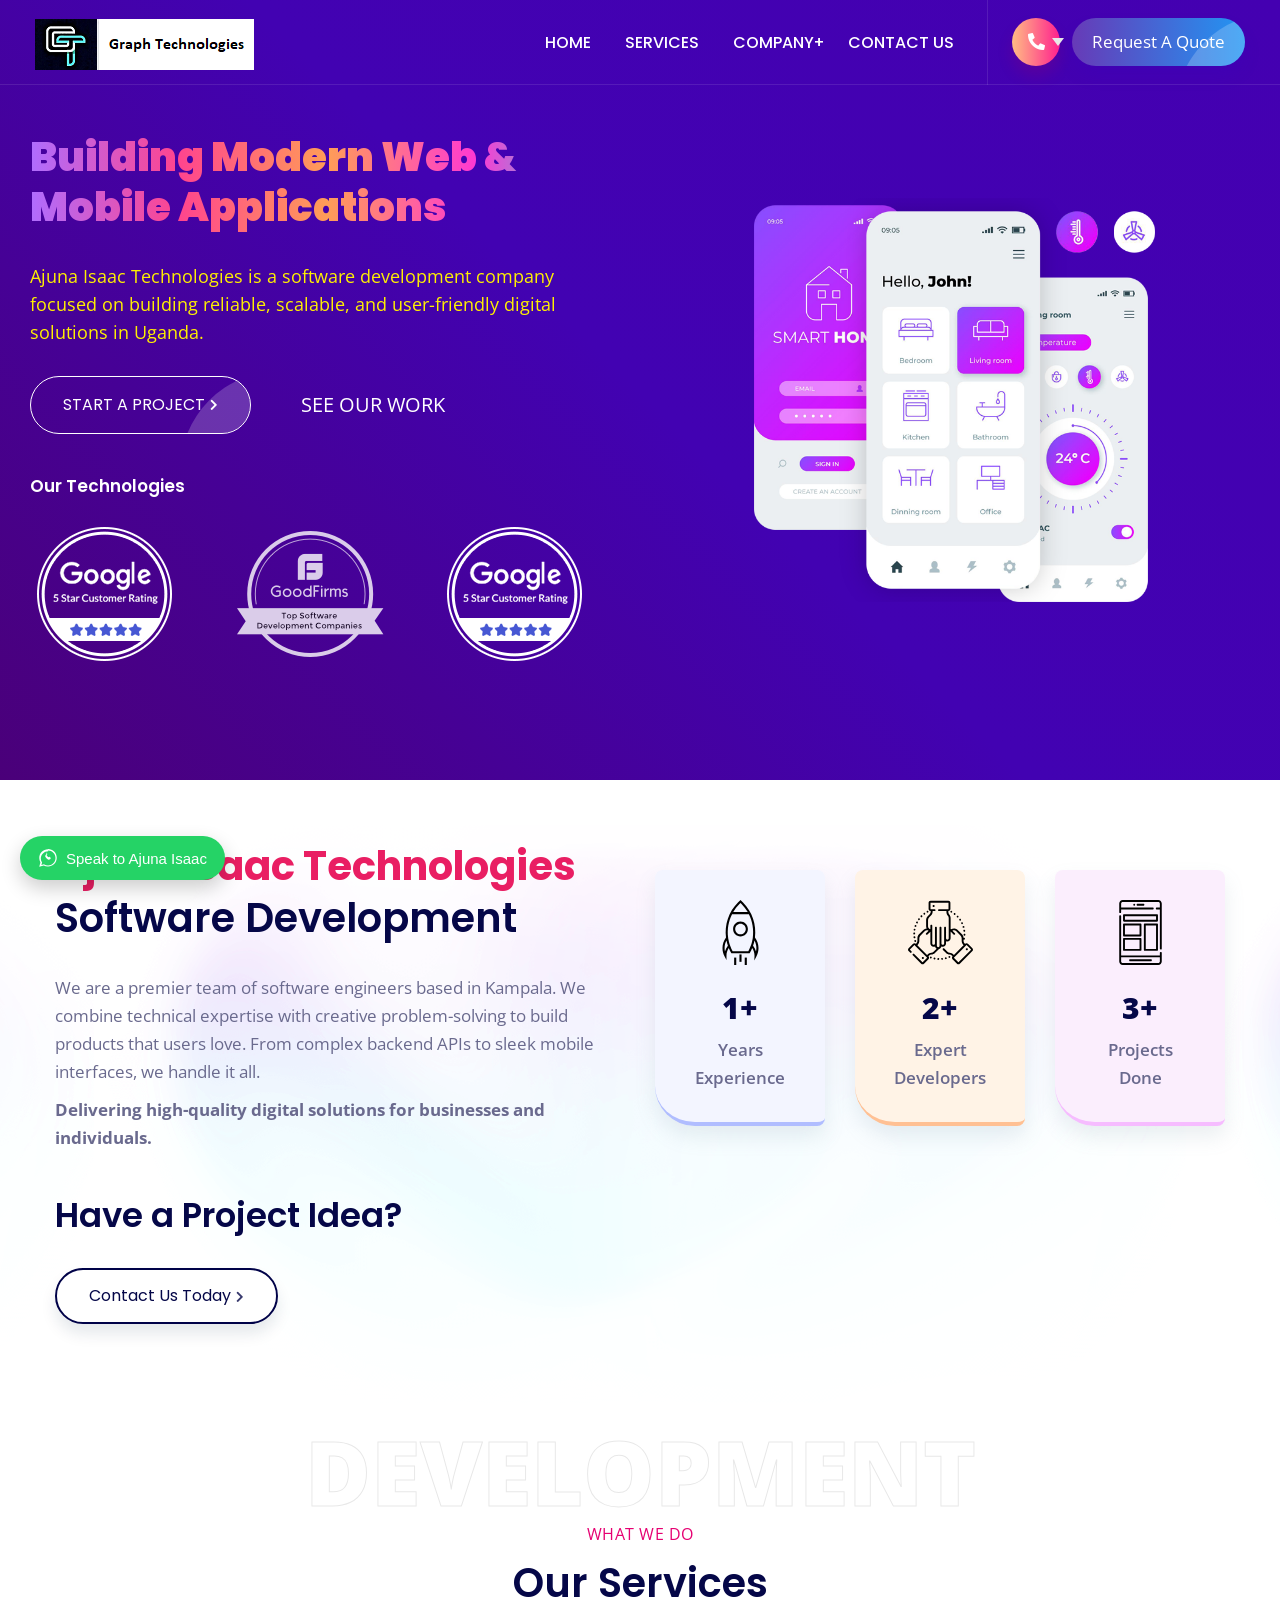
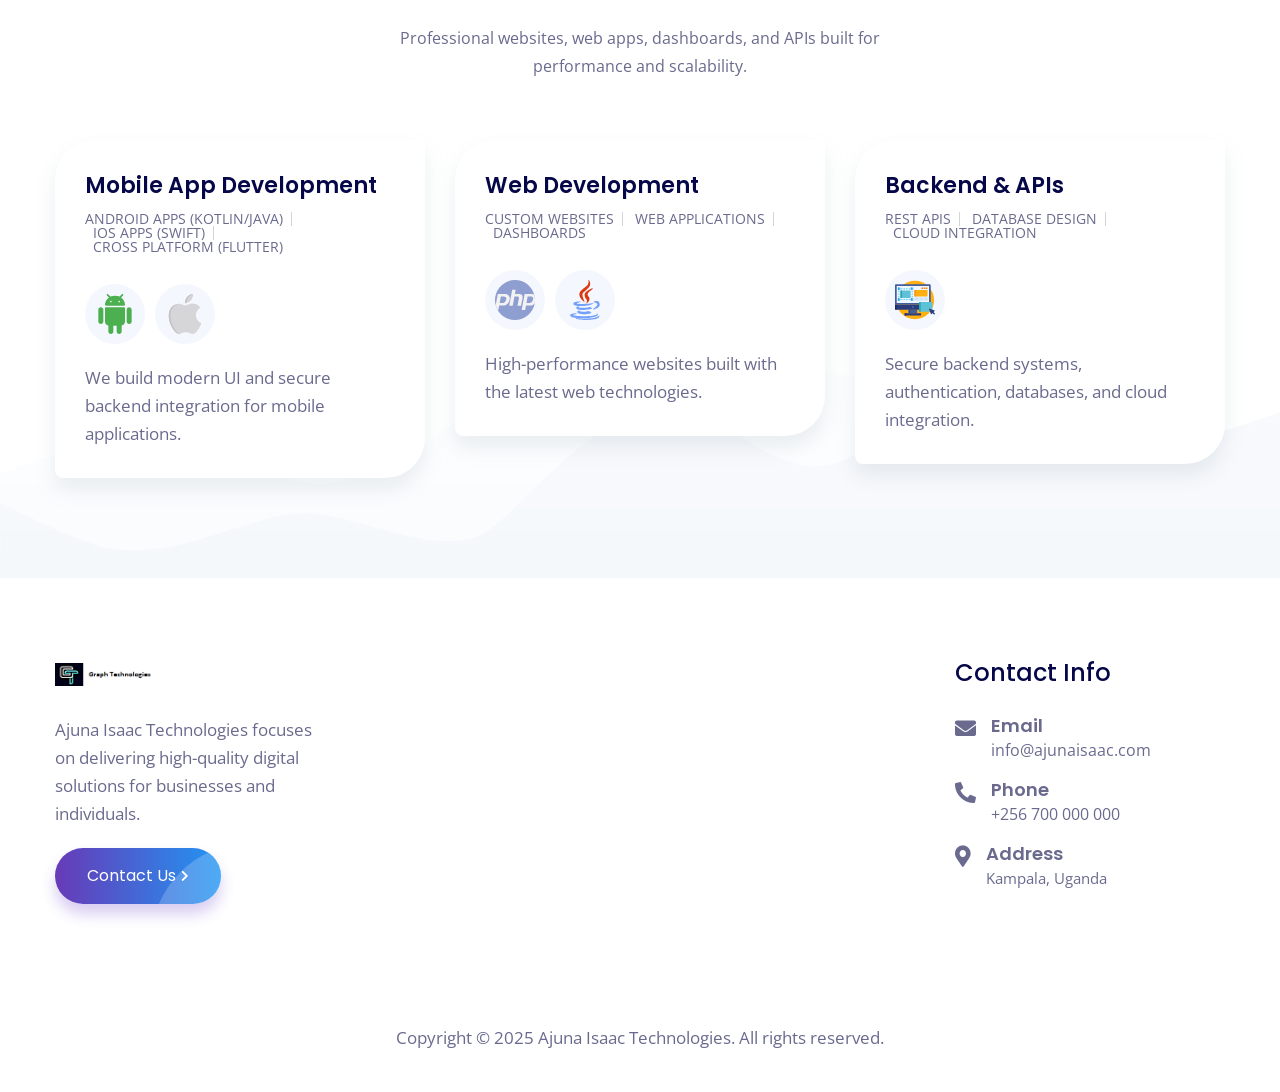
<file: AjunaWebsite/index.html>
<!DOCTYPE html>
<html lang="en" class="no-js">

<head>
  <meta charset="utf-8" />
  <title>Ajuna Isaac Technologies | Top Mobile & Web Development Company in Uganda</title>

  <!-- SEO Meta Tags -->
  <meta name="description" content="Ajuna Isaac Technologies is Uganda’s leading software development company. We specialize in iOS, Android, and custom web applications for businesses and startups in Kampala.">
  <meta name="keywords" content="app development Uganda, mobile app developers Kampala, web development company Uganda, software company Kampala, Ajuna Isaac Technologies">
  <meta name="author" content="Ajuna Isaac Technologies">
  <meta name="viewport" content="width=device-width, initial-scale=1">
  <meta http-equiv="X-UA-Compatible" content="IE=edge">
  <meta name="theme-color" content="#4302b2">
  <link rel="canonical" href="https://ajunaisaac.com/">

  <!-- Open Graph Meta Tags -->
  <meta property="og:locale" content="en_US" />
  <meta property="og:type" content="website" />
  <meta property="og:title" content="Ajuna Isaac Technologies | Leading Mobile and Web App Developers" />
  <meta property="og:description" content="We build reliable, scalable, and user-friendly web and mobile applications for businesses in Uganda and beyond." />
  <meta property="og:image" content="images/og-image.jpg" />
  <meta property="og:site_name" content="Ajuna Isaac Technologies" />

  <!-- Favicon -->
  <link href="images/favicon.png" rel="icon">

  <!-- CSS Assets -->
  <link href="css/bootstrap.min.css" rel="stylesheet">
  <link href="css/plugin.min.css" rel="stylesheet">
  <link href="https://cdnjs.cloudflare.com/ajax/libs/font-awesome/5.11.2/css/all.min.css" rel="stylesheet">
  <link href="https://fonts.googleapis.com/css2?family=Open+Sans:wght@400;600;700&family=Poppins:wght@300;400;500;600;700;800;900&display=swap" rel="stylesheet">
  <link href="css/style.css" rel="stylesheet">
  <link href="css/responsive.css" rel="stylesheet">
</head>

<body>

  <!--Start Header -->
  <header class="header-pr nav-bg-b main-header navfix fixed-top menu-white">
    <div class="container-fluid m-pad">
      <div class="menu-header">
        <div class="dsk-logo">
          <a class="nav-brand" href="index.html">
            <!-- Ensure you have a logo.png in your images folder -->
            <img src="images/logo.png" alt="Ajuna Isaac Technologies" class="mega-white-logo" />
            <img src="images/logo.png" alt="Ajuna Isaac Technologies" class="mega-darks-logo" />
          </a>
        </div>
        <div class="custom-nav" role="navigation">
          <ul class="nav-list">
            <li><a href="#home" class="menu-links">Home</a></li>
            <li><a href="#services" class="menu-links">Services</a></li>
            <li class="sbmenu">
              <a href="#about" class="menu-links">Company</a>
              <div class="nx-dropdown">
                <div class="sub-menu-section">
                  <div class="container">
                    <div class="sub-menu-center-block">
                      <div class="sub-menu-column">
                        <ul>
                          <li><a href="about.html">About Us</a></li>
                          <li><a href="why-us.html">Why Choose Us</a></li>
                          <li><a href="portfolio.html">Our Portfolio</a></li>
                          <li><a href="technologies.html">Technologies</a></li>
                        </ul>
                      </div>
                    </div>
                  </div>
                </div>
              </div>
            </li>
            <li><a href="contact.html" class="menu-links">Contact Us</a></li>
            <li><a href="#" class="menu-links right-bddr">&nbsp;</a></li>
            
            <li class="contact-show">
              <a href="#" class="btn-round- trngl btn-br bg-btn"><i class="fas fa-phone-alt"></i></a>
              <div class="contact-inquiry">
                <div class="contact-info-">
                  <div class="contct-heading">Contact Support</div>
                  <div class="inquiry-card-nn">
                    <div class="title-inq-c">SALES DEPARTMENT</div>
                    <ul>
                      <li><a href="mailto:info@ajunaisaac.com"><i class="fas fa-envelope"></i> info@ajunaisaac.com</a></li>
                      <li><a href="tel:+256700000000"><i class="fas fa-phone-alt"></i> +256 700 000 000</a></li>
                    </ul>
                  </div>
                </div>
              </div>
            </li>
            <li><a href="contact.html" class="btn-br bg-btn3 btshad-b2 lnk">Request A Quote <span class="circle"></span></a> </li>
          </ul>
        </div>
        <div class="mobile-menu2">
          <ul class="mob-nav2">
            <li><a href="contact.html" class="btn-round- trngl btn-br bg-btn btshad-b1"><i class="fas fa-envelope-open-text"></i></a></li>
            <li class="navm-"> <a class="toggle" href="#"><span></span></a></li>
          </ul>
        </div>
      </div>
      <!--Mobile Menu-->
      <nav id="main-nav">
        <ul class="first-nav">
          <li><a href="index.html">Home</a></li>
          <li><a href="#services">Services</a></li>
          <li><a href="#about">About Us</a></li>
          <li><a href="contact.html">Contact Us</a></li>
        </ul>
      </nav>
    </div>
  </header>
  <!--End Header -->

  <!--Start Hero-->
  <section class="hero-card-web mobile-app-" id="home">
    <div class="hero-main-rp container-fluid">
      <div class="row">
        <div class="col-lg-6 v-center">
          <div class="hero-heading-sec2 niwax" data-rellax-speed="3">
            <h1 class="wow fadeIn" data-wow-delay="0.2s">Building Modern Web & Mobile Applications</h1>
            <p class="wow fadeIn" data-wow-delay="0.4s">Ajuna Isaac Technologies is a software development company focused on building reliable, scalable, and user-friendly digital solutions in Uganda.</p>
            <div class="content-sec d-flex mt30 v-center text-w wow fadeIn" data-wow-delay="0.6s">
              <div class="mr25"><a href="contact.html" class="btn-main bg-btn4 lnk">START A PROJECT<i class="fas fa-chevron-right fa-icon"></i><span class="circle"></span></a></div>
              <div class="title-hero-oth v-center">
                <p>See our work</p>
              </div>
            </div>
            <div class="awrd-sec text-w mt40 wow fadeIn" data-wow-delay="0.8s">
              <h5>Our Technologies</h5>
              <div class="bages-slider owl-carousel mt20">
                <!-- Replace with icons relevant to you (Node, React, Kotlin) -->
                <div class="img-badge-"><a href="#"> <img src="images/icons/badge1.png" alt="Tech 1" class="img100w"></a> </div>
                <div class="img-badge-"><a href="#"> <img src="images/icons/badge2.png" alt="Tech 2" class="img100w"></a> </div>
              </div>
            </div>
          </div>
        </div>
        <div class="col-lg-6 v-center">
          <div class="app-hero-bnr wow fadeIn" data-wow-delay="0.4s"> <img src="images/hero/mobile_hero_banner.png" alt="Ajuna Isaac Technologies App Dev" class="img-fluid"> </div>
        </div>
      </div>
    </div>
  </section>
  <!--End Hero-->

  <!--Start About-->
  <section class="about-sec-app pad-tb pt60" id="about">
    <div class="container">
      <div class="row">
        <div class="col-lg-6">
          <div class="common-heading text-l">
            <h2 class="mb30"><span class="text-second text-bold">Ajuna Isaac Technologies</span> Software Development</h2>
            <p>
              We are a premier team of software engineers based in Kampala. We combine technical expertise with creative problem-solving to build products that users love. From complex backend APIs to sleek mobile interfaces, we handle it all.
            </p>
            <p class="mt10"> <span class="text-bold">
                Delivering high-quality digital solutions for businesses and individuals. </span></p>
          </div>
          <div class="cta-card mt40">
            <h3 class="mb30">Have a Project Idea?</h3>
            <a href="contact.html" class="btn-outline lnk">Contact Us Today<i class="fas fa-chevron-right fa-icon"></i><span class="circle"></span></a>
          </div>
        </div>
        <div class="col-lg-6">
          <div class="funfact">
            <div class="row">
              <div class="col-lg-4 col-md-6 col-sm-12 col-xs-12">
                <div class="funfct srcl1">
                  <img src="images/icons/startup.svg" alt="Icon">
                  <span class="services-cuntr counter">5</span><span class="services-cuntr">+</span>
                  <p>Years Experience</p>
                </div>
              </div>
              <div class="col-lg-4 col-md-6 col-sm-12 col-xs-12">
                <div class="funfct srcl2">
                  <img src="images/icons/team.svg" alt="Icon">
                  <span class="services-cuntr counter">10</span><span class="services-cuntr">+</span>
                  <p>Expert Developers</p>
                </div>
              </div>
              <div class="col-lg-4 col-md-6 col-sm-12 col-xs-12">
                <div class="funfct srcl3">
                  <img src="images/icons/mobile.svg" alt="Icon">
                  <span class="services-cuntr counter">20</span><span class="services-cuntr">+</span>
                  <p>Projects Done</p>
                </div>
              </div>
            </div>
          </div>
        </div>
      </div>
    </div>
  </section>
  <!--End About-->

  <!--Start Service-->
  <section class="service-section-app pad-tb" id="services">
    <div class="sctxt">Development</div>
    <div class="container">
      <div class="row justify-content-center">
        <div class="col-lg-6">
          <div class="common-heading ptag">
            <span>What We Do</span>
            <h2>Our Services</h2>
            <p class="mb30">Professional websites, web apps, dashboards, and APIs built for performance and scalability.</p>
          </div>
        </div>
      </div>
      <div class="row upset">
        <div class="col-lg-4 col-md-6 mt30 wow fadeIn" data-wow-delay="0.2s">
          <div class="service-card-app hoshd">
            <h4>Mobile App Development</h4>
            <ul class="-service-list mt10">
              <li>Android Apps (Kotlin/Java)</li>
              <li>iOS Apps (Swift)</li>
              <li>Cross Platform (Flutter)</li>
            </ul>
            <div class="tec-icon mt30">
              <ul class="servc-icon-sldr">
                <li><a href="#"><div class="img-iconbb"><img src="images/icons/android.svg" alt="img"></div> </a></li>
                <li><a href="#"><div class="img-iconbb"><img src="images/icons/apple.svg" alt="img"></div> </a></li>
              </ul>
            </div>
            <p class="mt20">We build modern UI and secure backend integration for mobile applications.</p>
          </div>
        </div>
        <div class="col-lg-4 col-md-6 mt30 wow fadeIn" data-wow-delay="0.5s">
          <div class="service-card-app hoshd">
            <h4>Web Development</h4>
            <ul class="-service-list mt10">
              <li>Custom Websites</li>
              <li>Web Applications</li>
              <li>Dashboards</li>
            </ul>
            <div class="tec-icon mt30">
              <ul class="servc-icon-sldr">
                <li><a href="#"><div class="img-iconbb"><img src="images/icons/php.svg" alt="img"></div></a></li>
                <li><a href="#"><div class="img-iconbb"><img src="images/icons/java.svg" alt="img"></div></a></li>
              </ul>
            </div>
            <p class="mt20">High-performance websites built with the latest web technologies.</p>
          </div>
        </div>
        <div class="col-lg-4 col-md-6 mt30 wow fadeIn" data-wow-delay="0.8s">
          <div class="service-card-app hoshd">
            <h4>Backend & APIs</h4>
            <ul class="-service-list mt10">
              <li>REST APIs</li>
              <li>Database Design</li>
              <li>Cloud Integration</li>
            </ul>
            <div class="tec-icon mt30">
              <ul class="servc-icon-sldr">
                <li><a href="#"><div class="img-iconbb"><img src="images/icons/ux.svg" alt="img"></div></a></li>
              </ul>
            </div>
            <p class="mt20">Secure backend systems, authentication, databases, and cloud integration.</p>
          </div>
        </div>
      </div>
    </div>
  </section>
  <!--End Service-->

  <!--Start Footer-->
  <footer>
    <div class="footer-row2">
      <div class="container">
        <div class="row justify-content-between">
          <div class="col-lg-3 col-sm-6 ftr-brand-pp">
            <a class="navbar-brand mt30 mb25" href="#"> <img src="images/logo.png" alt="Ajuna Isaac Technologies" width="100" /></a>
            <p>Ajuna Isaac Technologies focuses on delivering high-quality digital solutions for businesses and individuals.</p>
            <a href="contact.html" class="btn-main bg-btn3 lnk mt20">Contact Us <i class="fas fa-chevron-right fa-icon"></i><span class="circle"></span></a>
          </div>
          <div class="col-lg-3 col-sm-6">
            <h5>Contact Info</h5>
            <ul class="footer-address-list ftr-details">
              <li>
                <span><i class="fas fa-envelope"></i></span>
                <p>Email <span> <a href="mailto:info@ajunaisaac.com">info@ajunaisaac.com</a></span></p>
              </li>
              <li>
                <span><i class="fas fa-phone-alt"></i></span>
                <!-- Update with your actual number -->
                <p>Phone <span> <a href="tel:+256700000000">+256 700 000 000</a></span></p>
              </li>
              <li>
                <span><i class="fas fa-map-marker-alt"></i></span>
                <p>Address <span> Kampala, Uganda</span></p>
              </li>
            </ul>
          </div>
        </div>
      </div>
    </div>
    <div class="footer-row3">
      <div class="copyright">
        <div class="container">
          <div class="row">
            <div class="col-lg-12">
              <div class="footer-">
                <p>Copyright &copy; 2025 Ajuna Isaac Technologies. All rights reserved. </p>
              </div>
            </div>
          </div>
        </div>
      </div>
    </div>
  </footer>
  <!--End Footer-->

  <!-- WhatsApp Float -->
  <a href="https://wa.me/256700000000" target="_blank" rel="noopener noreferrer" style="position: fixed; bottom: 20px; left: 20px; background-color: #25D366; color: white; font-family: 'Segoe UI', sans-serif; font-size: 15px; padding: 12px 18px; border-radius: 50px; box-shadow: 0 8px 20px rgba(0, 0, 0, 0.2); text-decoration: none; display: flex; align-items: center; z-index: 9999;">
    <svg xmlns="http://www.w3.org/2000/svg" viewBox="0 0 32 32" width="20" height="20" style="margin-right: 8px; fill: white;">
      <path d="M16.01 2.001c-7.732 0-14 6.268-14 14 0 2.471.645 4.872 1.872 7.002l-1.924 7.006 7.187-1.88c1.992 1.086 4.236 1.64 6.865 1.64 7.732 0 14-6.268 14-14s-6.268-14-14-14zm0 2c6.617 0 12 5.383 12 12s-5.383 12-12 12c-2.241 0-4.194-.583-5.962-1.638l-.432-.254-4.188 1.096 1.12-4.075-.281-.441c-1.139-1.785-1.757-3.867-1.757-5.688 0-6.617 5.383-12 12-12zm-2.23 6c-.356-.008-.706.107-1 .364-.656.574-1.186 1.398-1.219 2.244-.034.88.309 1.643.75 2.344.684 1.076 1.6 2.008 2.625 2.75.62.45 1.398.982 2.219 1 .789.02 1.545-.31 2.156-.75.512-.363 1.131-.793 1.063-1.469-.045-.434-.24-.859-.563-1.125l-1.281-1.063c-.277-.23-.695-.254-1-.063l-.75.469a.241.241 0 01-.25 0c-.516-.277-1.031-.793-1.5-1.375s-.879-1.258-1.125-1.75a.251.251 0 01.062-.281l.594-.625c.277-.287.371-.707.25-1.094l-.5-1.594c-.148-.473-.523-.805-.938-.813z" />
    </svg>
    Speak to Ajuna Isaac
  </a>

  <!-- JS Scripts -->
  <script src="js/vendor/modernizr-3.5.0.min.js"></script>
  <script src="js/jquery.min.js"></script>
  <script src="js/bootstrap.bundle.min.js"></script>
  <script src="js/plugin.min.js"></script>
  <script src="js/main.js"></script>

</body>
</html>
</file>
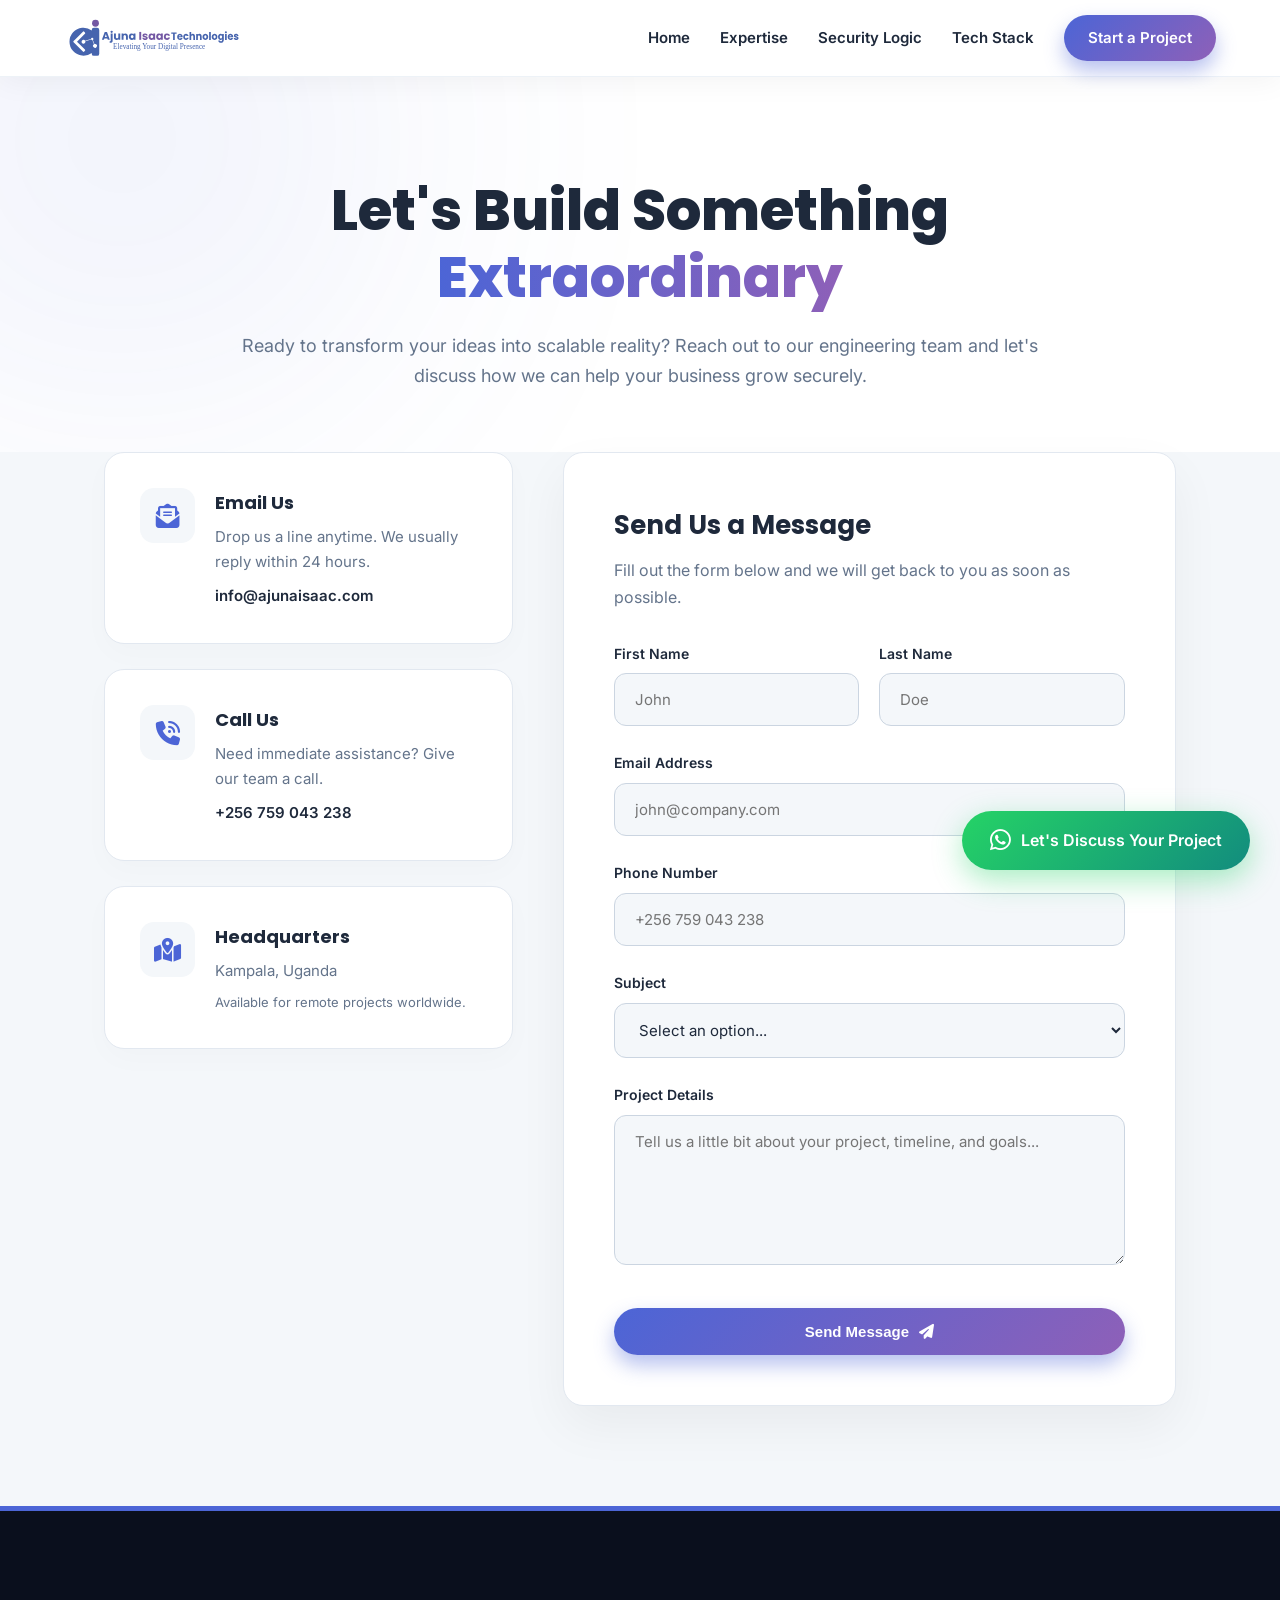
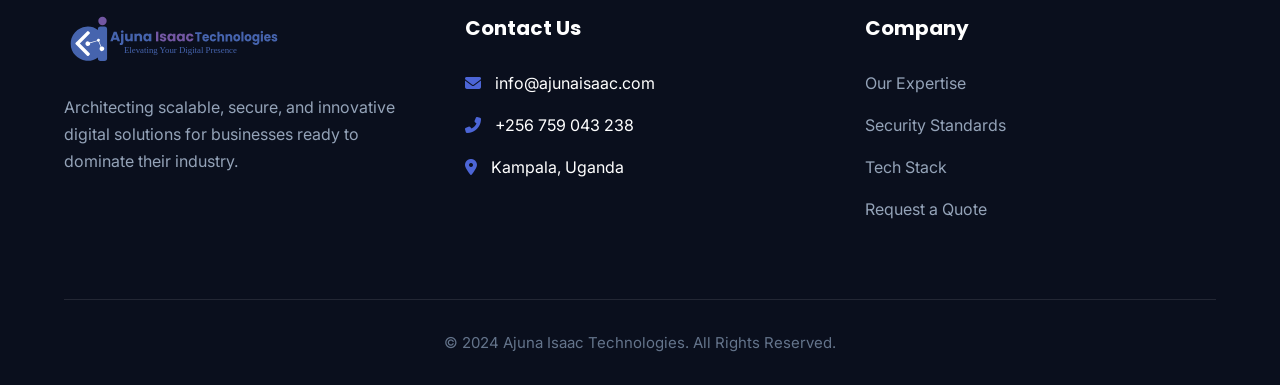
<file: contact.html>
<!DOCTYPE html>
<html lang="en">
<head>
  <meta charset="utf-8" />
  <title>Contact Us | Ajuna Isaac Technologies</title>
  <meta name="viewport" content="width=device-width, initial-scale=1">
  <meta name="description" content="Get in touch with Ajuna Isaac Technologies. Let's discuss how we can build secure, scalable software for your business.">
  <meta name="theme-color" content="#4C65D6">

  <!-- Fonts -->
  <link rel="preconnect" href="https://fonts.googleapis.com">
  <link rel="preconnect" href="https://fonts.gstatic.com" crossorigin>
  <link href="https://fonts.googleapis.com/css2?family=Inter:wght@300;400;500;600;700&family=Poppins:wght@400;500;600;700;800&display=swap" rel="stylesheet">

  <!-- Icons -->
  <link href="https://cdnjs.cloudflare.com/ajax/libs/font-awesome/6.4.0/css/all.min.css" rel="stylesheet">

  <style>
    :root {
      --primary: #4C65D6;
      --primary-glow: rgba(76, 101, 214, 0.4);
      --accent: #8E60B8;
      --accent-glow: rgba(142, 96, 184, 0.4);
      --dark-bg: #0a0f1d;
      --bg-light: #f4f7fa;
      --text-main: #1e293b;
      --text-muted: #64748b;
      --white: #ffffff;
      --success: #10b981;
      --radius-lg: 20px;
      --radius-md: 12px;
      --transition: all 0.4s cubic-bezier(0.25, 0.8, 0.25, 1);
    }

    * {
      margin: 0;
      padding: 0;
      box-sizing: border-box;
    }

    html {
      scroll-behavior: smooth;
    }

    body {
      font-family: 'Inter', sans-serif;
      color: var(--text-main);
      line-height: 1.7;
      background: var(--bg-light);
      overflow-x: hidden;
    }

    h1, h2, h3, h4 {
      font-family: 'Poppins', sans-serif;
    }

    a {
      text-decoration: none;
      color: inherit;
      transition: var(--transition);
    }

    ul {
      list-style: none;
    }

    .hidden {
      display: none;
    }

    /* --- NAVIGATION --- */
    .navbar {
      display: flex;
      justify-content: space-between;
      align-items: center;
      padding: 15px 5%;
      background: rgba(255, 255, 255, 0.95);
      backdrop-filter: blur(10px);
      position: sticky;
      top: 0;
      z-index: 1000;
      border-bottom: 1px solid #edf2f7;
      box-shadow: 0 4px 30px rgba(0, 0, 0, 0.05);
    }

    .logo-container {
      display: flex;
      align-items: center;
    }

    .logo-desktop {
      height: 45px;
      width: auto;
      display: block;
    }

    .logo-mobile {
      height: 40px;
      width: auto;
      display: none;
    }

    .nav-links {
      display: flex;
      gap: 30px;
      align-items: center;
    }

    .nav-links a {
      font-size: 15px;
      font-weight: 600;
      color: var(--text-main);
    }

    .nav-links a:hover {
      color: var(--primary);
    }

    .mobile-menu-btn {
      display: none;
      font-size: 24px;
      cursor: pointer;
      color: var(--primary);
    }

    /* --- BUTTONS --- */
    .btn {
      display: inline-flex;
      align-items: center;
      justify-content: center;
      padding: 15px 30px;
      border-radius: 50px;
      font-weight: 600;
      font-size: 15px;
      cursor: pointer;
      transition: var(--transition);
      gap: 10px;
      z-index: 1;
      outline: none;
    }

    .btn-primary {
      background: linear-gradient(135deg, var(--primary), var(--accent));
      color: var(--white) !important;
      border: none;
      box-shadow: 0 10px 20px var(--primary-glow);
    }

    .btn-primary:hover {
      transform: translateY(-3px);
      box-shadow: 0 15px 30px var(--accent-glow);
    }

    /* --- CONTACT HERO --- */
    .contact-hero {
      background: var(--white);
      padding: 100px 5% 60px;
      text-align: center;
      position: relative;
      overflow: hidden;
    }

    .contact-hero::before {
      content: '';
      position: absolute;
      top: -50%;
      left: -10%;
      width: 500px;
      height: 500px;
      background: var(--primary);
      filter: blur(150px);
      opacity: 0.1;
      border-radius: 50%;
      z-index: 0;
    }

    .contact-hero-content {
      position: relative;
      z-index: 1;
      max-width: 800px;
      margin: auto;
    }

    .contact-hero h1 {
      font-size: clamp(36px, 5vw, 56px);
      font-weight: 800;
      line-height: 1.2;
      margin-bottom: 20px;
    }

    .contact-hero h1 span {
      background: linear-gradient(90deg, var(--primary), var(--accent));
      -webkit-background-clip: text;
      -webkit-text-fill-color: transparent;
    }

    .contact-hero p {
      font-size: 18px;
      color: var(--text-muted);
    }

    /* --- CONTACT LAYOUT --- */
    .contact-wrapper {
      max-width: 1200px;
      margin: 0 auto 100px;
      padding: 0 5%;
      display: grid;
      grid-template-columns: 1fr 1.5fr;
      gap: 50px;
      align-items: flex-start;
    }

    .contact-info {
      display: flex;
      flex-direction: column;
      gap: 25px;
    }

    .info-card {
      background: var(--white);
      padding: 35px;
      border-radius: var(--radius-lg);
      border: 1px solid #e2e8f0;
      display: flex;
      align-items: flex-start;
      gap: 20px;
      transition: var(--transition);
      box-shadow: 0 10px 30px rgba(0,0,0,0.02);
    }

    .info-card:hover {
      transform: translateY(-5px);
      border-color: var(--primary);
      box-shadow: 0 20px 40px rgba(76, 101, 214, 0.08);
    }

    .info-icon {
      width: 55px;
      height: 55px;
      background: var(--bg-light);
      border-radius: 14px;
      display: flex;
      align-items: center;
      justify-content: center;
      font-size: 24px;
      color: var(--primary);
      flex-shrink: 0;
      transition: var(--transition);
    }

    .info-card:hover .info-icon {
      background: var(--primary);
      color: var(--white);
    }

    .info-details h4 {
      font-size: 18px;
      margin-bottom: 5px;
      color: var(--text-main);
    }

    .info-details p,
    .info-details a {
      color: var(--text-muted);
      font-size: 15px;
      font-family: 'Inter', sans-serif;
      transition: var(--transition);
    }

    .info-details a:hover {
      color: var(--primary);
    }

    /* --- CONTACT FORM --- */
    .contact-form-container {
      background: var(--white);
      padding: 50px;
      border-radius: var(--radius-lg);
      border: 1px solid #e2e8f0;
      box-shadow: 0 20px 50px rgba(0,0,0,0.05);
      position: relative;
    }

    .form-group {
      margin-bottom: 25px;
    }

    .form-label {
      display: block;
      font-size: 14px;
      font-weight: 600;
      color: var(--text-main);
      margin-bottom: 8px;
    }

    .form-control {
      width: 100%;
      padding: 16px 20px;
      border-radius: var(--radius-md);
      border: 1px solid #cbd5e1;
      background: var(--bg-light);
      color: var(--text-main);
      font-size: 15px;
      font-family: 'Inter', sans-serif;
      transition: var(--transition);
      outline: none;
    }

    .form-control:focus {
      border-color: var(--primary);
      background: var(--white);
      box-shadow: 0 0 0 4px rgba(76, 101, 214, 0.1);
    }

    textarea.form-control {
      resize: vertical;
      min-height: 150px;
    }

    .form-row {
      display: grid;
      grid-template-columns: 1fr 1fr;
      gap: 20px;
    }

    /* --- FOOTER --- */
    footer {
      background: var(--dark-bg);
      color: var(--white);
      padding: 100px 5% 30px;
      position: relative;
      border-top: 5px solid var(--primary);
    }

    .footer-grid {
      display: grid;
      grid-template-columns: repeat(auto-fit, minmax(250px, 1fr));
      gap: 50px;
      max-width: 1200px;
      margin: auto;
      border-bottom: 1px solid rgba(255,255,255,0.1);
      padding-bottom: 60px;
    }

    .footer-col h4 {
      color: var(--white);
      font-size: 20px;
      margin-bottom: 25px;
    }

    .footer-col p {
      color: #94a3b8;
      margin-bottom: 15px;
    }

    .footer-col ul li {
      margin-bottom: 15px;
    }

    .footer-col ul li a {
      color: #94a3b8;
      transition: var(--transition);
    }

    .footer-col ul li a:hover {
      color: var(--primary);
      padding-left: 8px;
    }

    .footer-logo {
      max-width: 220px;
      margin-bottom: 20px;
    }

    .copyright {
      text-align: center;
      padding-top: 30px;
      color: #64748b;
      font-size: 15px;
    }

    /* --- FLOATING WHATSAPP --- */
    .wa-float {
      position: fixed;
      bottom: 30px;
      right: 30px;
      background: linear-gradient(135deg, #25D366, #128C7E);
      color: white;
      padding: 16px 28px;
      border-radius: 50px;
      display: flex;
      align-items: center;
      gap: 10px;
      box-shadow: 0 10px 30px rgba(37, 211, 102, 0.4);
      font-weight: 600;
      z-index: 999;
    }

    .wa-float:hover {
      transform: scale(1.05) translateY(-5px);
      box-shadow: 0 15px 35px rgba(37, 211, 102, 0.5);
      color: white;
    }

    /* --- RESPONSIVE DESIGN --- */
    @media (max-width: 992px) {
      .contact-wrapper {
        grid-template-columns: 1fr;
      }

      .contact-form-container {
        padding: 40px 30px;
      }

      .logo-desktop {
        display: none;
      }

      .logo-mobile {
        display: block;
      }

      .nav-links {
        display: none;
        position: absolute;
        top: 100%;
        left: 0;
        width: 100%;
        background: rgba(255,255,255,0.98);
        backdrop-filter: blur(20px);
        flex-direction: column;
        padding: 30px;
        box-shadow: 0 20px 30px rgba(0,0,0,0.1);
        border-top: 1px solid #eee;
      }

      .nav-links.active {
        display: flex;
      }

      .mobile-menu-btn {
        display: block;
      }
    }

    @media (max-width: 768px) {
      .form-row {
        grid-template-columns: 1fr;
      }

      .wa-float span {
        display: none;
      }

      .wa-float {
        padding: 18px;
        right: 20px;
        bottom: 20px;
        border-radius: 50%;
      }
    }
  </style>
</head>
<body>

  <!-- Navigation -->
  <nav class="navbar">
    <a href="index.html" class="logo-container">
      <img src="images/Website header-01.svg" alt="Ajuna Isaac Technologies" class="logo-desktop">
      <img src="images/Favicon.svg" alt="Ajuna Isaac" class="logo-mobile">
    </a>

    <div class="mobile-menu-btn" id="menu-btn">
      <i class="fas fa-bars"></i>
    </div>

    <div class="nav-links" id="nav-links">
      <a href="index.html#home">Home</a>
      <a href="index.html#services">Expertise</a>
      <a href="security.html">Security Logic</a>
      <a href="index.html#technologies">Tech Stack</a>
      <a href="contact.html" class="btn btn-primary" style="color: white; padding: 10px 24px;">Start a Project</a>
    </div>
  </nav>

  <!-- Contact Hero -->
  <section class="contact-hero">
    <div class="contact-hero-content">
      <h1>Let's Build Something <span>Extraordinary</span></h1>
      <p>Ready to transform your ideas into scalable reality? Reach out to our engineering team and let's discuss how we can help your business grow securely.</p>
    </div>
  </section>

  <!-- Contact Layout -->
  <div class="contact-wrapper">

    <!-- Left Side: Contact Info -->
    <div class="contact-info">

      <div class="info-card">
        <div class="info-icon"><i class="fas fa-envelope-open-text"></i></div>
        <div class="info-details">
          <h4>Email Us</h4>
          <p>Drop us a line anytime. We usually reply within 24 hours.</p>
          <a href="mailto:info@ajunaisaac.com" style="display:block; margin-top:8px; font-weight:600; color:var(--text-main);">
            info@ajunaisaac.com
          </a>
        </div>
      </div>

      <div class="info-card">
        <div class="info-icon"><i class="fas fa-phone-volume"></i></div>
        <div class="info-details">
          <h4>Call Us</h4>
          <p>Need immediate assistance? Give our team a call.</p>
          <a href="tel:+256759043238" style="display:block; margin-top:8px; font-weight:600; color:var(--text-main);">
            +256 759 043 238
          </a>
        </div>
      </div>

      <div class="info-card">
        <div class="info-icon"><i class="fas fa-map-location-dot"></i></div>
        <div class="info-details">
          <h4>Headquarters</h4>
          <p>Kampala, Uganda</p>
          <p style="margin-top:8px; font-size:13px;">Available for remote projects worldwide.</p>
        </div>
      </div>

    </div>

    <!-- Right Side: Contact Form -->
    <div class="contact-form-container">
      <h3 style="font-size: 26px; margin-bottom: 10px;">Send Us a Message</h3>
      <p style="color: var(--text-muted); margin-bottom: 30px;">Fill out the form below and we will get back to you as soon as possible.</p>

      <form action="https://api.web3forms.com/submit" method="POST">
        <input type="hidden" name="access_key" value="52dfaa47-5f5d-4f6c-abaa-1f32ae38746f">
        <input type="hidden" name="subject" value="New Contact Message - Ajuna Isaac Technologies">
        <input type="hidden" name="from_name" value="Ajuna Isaac Technologies Website">
        <input type="hidden" name="redirect" value="https://ajunaisaac.com/thank-you.html">
        <input type="checkbox" name="botcheck" class="hidden">

        <div class="form-row">
          <div class="form-group">
            <label class="form-label" for="first_name">First Name</label>
            <input type="text" id="first_name" name="first_name" class="form-control" placeholder="John" required>
          </div>

          <div class="form-group">
            <label class="form-label" for="last_name">Last Name</label>
            <input type="text" id="last_name" name="last_name" class="form-control" placeholder="Doe" required>
          </div>
        </div>

        <div class="form-group">
          <label class="form-label" for="email">Email Address</label>
          <input type="email" id="email" name="email" class="form-control" placeholder="john@company.com" required>
        </div>

        <div class="form-group">
          <label class="form-label" for="phone">Phone Number</label>
          <input type="text" id="phone" name="phone" class="form-control" placeholder="+256 759 043 238">
        </div>

        <div class="form-group">
          <label class="form-label" for="service">Subject</label>
          <select id="service" name="service" class="form-control" required>
            <option value="" disabled selected>Select an option...</option>
            <option value="Mobile App Development">Mobile App Development</option>
            <option value="Web App Development">Web App Development</option>
            <option value="Security Audit">App Security / Audit</option>
            <option value="Other Inquiry">Other Inquiry</option>
          </select>
        </div>

        <div class="form-group">
          <label class="form-label" for="message">Project Details</label>
          <textarea id="message" name="message" class="form-control" placeholder="Tell us a little bit about your project, timeline, and goals..." required></textarea>
        </div>

        <button type="submit" class="btn btn-primary" style="width: 100%; margin-top: 10px;">
          Send Message <i class="fas fa-paper-plane"></i>
        </button>
      </form>
    </div>
  </div>

  <!-- Footer -->
  <footer>
    <div class="footer-grid">
      <div class="footer-col">
        <img src="images/Website header-01.svg" alt="Ajuna Isaac" class="footer-logo">
        <p>Architecting scalable, secure, and innovative digital solutions for businesses ready to dominate their industry.</p>
      </div>

      <div class="footer-col">
        <h4>Contact Us</h4>
        <ul>
          <li><i class="fas fa-envelope" style="color: var(--primary); margin-right: 10px;"></i> info@ajunaisaac.com</li>
          <li><i class="fas fa-phone-alt" style="color: var(--primary); margin-right: 10px;"></i> +256 759 043 238</li>
          <li><i class="fas fa-map-marker-alt" style="color: var(--primary); margin-right: 10px;"></i> Kampala, Uganda</li>
        </ul>
      </div>

      <div class="footer-col">
        <h4>Company</h4>
        <ul>
          <li><a href="index.html#services">Our Expertise</a></li>
          <li><a href="security.html">Security Standards</a></li>
          <li><a href="index.html#technologies">Tech Stack</a></li>
          <li><a href="contact.html">Request a Quote</a></li>
        </ul>
      </div>
    </div>

    <div class="copyright">
      &copy; 2024 Ajuna Isaac Technologies. All Rights Reserved.
    </div>
  </footer>

  <!-- WhatsApp Float -->
  <a href="https://wa.me/256759043238" class="wa-float" target="_blank" rel="noopener noreferrer">
    <i class="fab fa-whatsapp" style="font-size: 24px;"></i>
    <span>Let's Discuss Your Project</span>
  </a>

  <!-- Mobile Menu JS -->
  <script>
    const menuBtn = document.getElementById('menu-btn');
    const navLinks = document.getElementById('nav-links');

    menuBtn.addEventListener('click', () => {
      navLinks.classList.toggle('active');
      const icon = menuBtn.querySelector('i');

      if (navLinks.classList.contains('active')) {
        icon.classList.replace('fa-bars', 'fa-times');
      } else {
        icon.classList.replace('fa-times', 'fa-bars');
      }
    });
  </script>

</body>
</html>
</file>
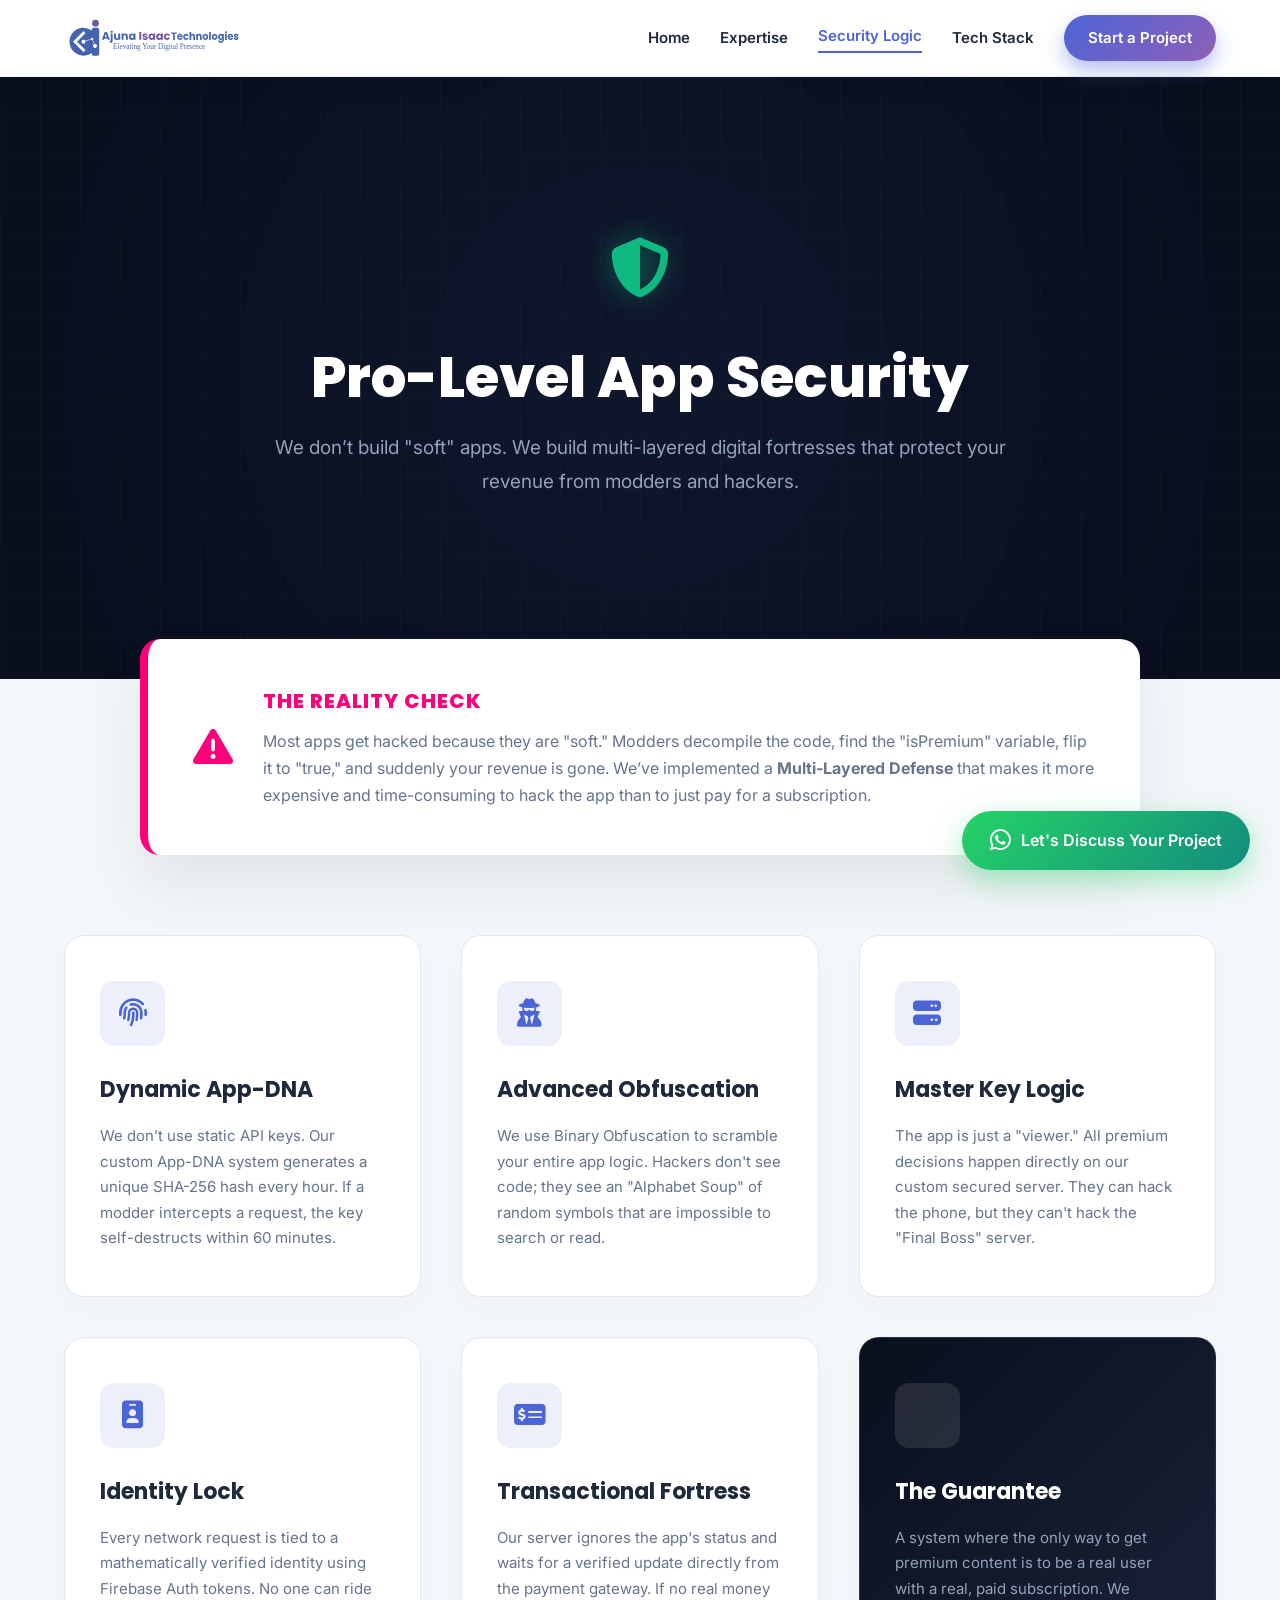
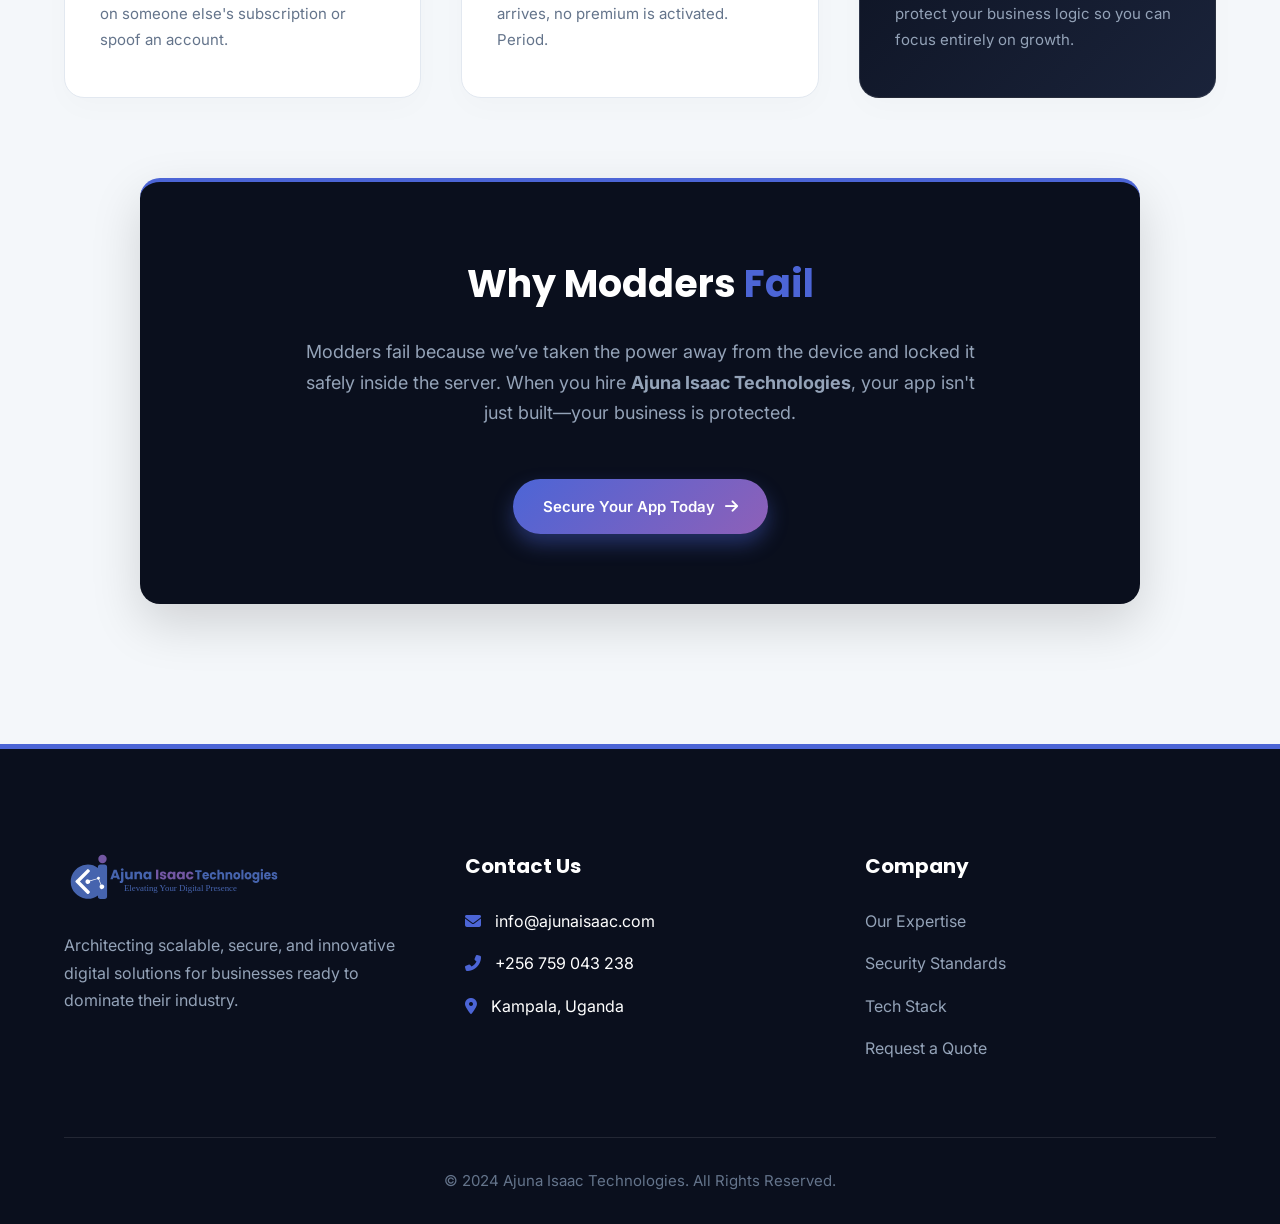
<file: security.html>
<!DOCTYPE html>
<html lang="en">
<head>
  <meta charset="utf-8" />
  <title>App Security Architecture | Ajuna Isaac Technologies</title>
  <meta name="viewport" content="width=device-width, initial-scale=1">
  <meta name="description" content="Learn how Ajuna Isaac Technologies protects your mobile app revenue with enterprise-grade security, anti-modding logic, and server-side verification.">
  <meta name="theme-color" content="#4C65D6">
  
  <!-- Fonts -->
  <link rel="preconnect" href="https://fonts.googleapis.com">
  <link rel="preconnect" href="https://fonts.gstatic.com" crossorigin>
  <link href="https://fonts.googleapis.com/css2?family=Inter:wght@300;400;500;600;700&family=Poppins:wght@400;500;600;700;800&display=swap" rel="stylesheet">
  
  <!-- Icons -->
  <link href="https://cdnjs.cloudflare.com/ajax/libs/font-awesome/6.4.0/css/all.min.css" rel="stylesheet">

  <style>
    /* --- BRAND VARIABLES (Matches Homepage) --- */
    :root {
      --primary: #4C65D6;
      --primary-glow: rgba(76, 101, 214, 0.4);
      --accent: #8E60B8;
      --accent-glow: rgba(142, 96, 184, 0.4);
      --dark-bg: #0a0f1d;
      --bg-light: #f4f7fa;
      --text-main: #1e293b;
      --text-muted: #64748b;
      --white: #ffffff;
      --success: #10b981;
      --warning: #ff007a; /* Pink/Red from your old design for alerts */
      --radius-lg: 20px;
      --radius-md: 12px;
      --transition: all 0.4s cubic-bezier(0.25, 0.8, 0.25, 1);
    }

    /* --- GLOBALS & RESET --- */
    * { margin: 0; padding: 0; box-sizing: border-box; }
    html { scroll-behavior: smooth; }
    body { font-family: 'Inter', sans-serif; color: var(--text-main); line-height: 1.7; background: var(--bg-light); overflow-x: hidden; }
    h1, h2, h3, h4 { font-family: 'Poppins', sans-serif; }
    a { text-decoration: none; color: inherit; transition: var(--transition); }
    ul { list-style: none; }

    /* --- NAVIGATION (Matches Homepage) --- */
    .navbar {
      display: flex; justify-content: space-between; align-items: center;
      padding: 15px 5%; background: rgba(255, 255, 255, 0.95);
      backdrop-filter: blur(10px); position: sticky; top: 0; z-index: 1000;
      border-bottom: 1px solid #edf2f7; box-shadow: 0 4px 30px rgba(0, 0, 0, 0.05);
    }
    .logo-container { display: flex; align-items: center; }
    .logo-desktop { height: 45px; width: auto; display: block; }
    .logo-mobile { height: 40px; width: auto; display: none; }

    .nav-links { display: flex; gap: 30px; align-items: center; }
    .nav-links a { font-size: 15px; font-weight: 600; color: var(--text-main); }
    .nav-links a:hover { color: var(--primary); }
    .nav-links a.active { color: var(--primary); border-bottom: 2px solid var(--primary); padding-bottom: 3px; }
    .mobile-menu-btn { display: none; font-size: 24px; cursor: pointer; color: var(--primary); }

    /* --- BUTTONS --- */
    .btn { display: inline-flex; align-items: center; justify-content: center; padding: 15px 30px; border-radius: 50px; font-weight: 600; font-size: 15px; cursor: pointer; transition: var(--transition); gap: 10px; z-index: 1; }
    .btn-primary { background: linear-gradient(135deg, var(--primary), var(--accent)); color: var(--white) !important; border: none; box-shadow: 0 10px 20px var(--primary-glow); }
    .btn-primary:hover { transform: translateY(-3px); box-shadow: 0 15px 30px var(--accent-glow); }

    /* --- SECURITY HERO SECTION --- */
    .sec-hero {
      background: var(--dark-bg); color: var(--white);
      padding: 140px 5% 180px; position: relative; overflow: hidden; text-align: center;
    }
    .sec-hero::before {
      content: ''; position: absolute; inset: 0;
      background-image: linear-gradient(rgba(255, 255, 255, 0.05) 1px, transparent 1px), linear-gradient(90deg, rgba(255, 255, 255, 0.05) 1px, transparent 1px);
      background-size: 40px 40px; z-index: 0; opacity: 0.4;
    }
    /* Glow effect in background */
    .sec-hero::after {
      content: ''; position: absolute; top: 50%; left: 50%; transform: translate(-50%, -50%);
      width: 600px; height: 600px; background: var(--primary); filter: blur(200px); opacity: 0.15; border-radius: 50%; z-index: 0;
    }
    .sec-hero-content { position: relative; z-index: 1; max-width: 800px; margin: auto; }
    .sec-hero-icon { font-size: 60px; color: var(--success); margin-bottom: 25px; text-shadow: 0 0 30px rgba(16, 185, 129, 0.5); }
    .sec-hero h1 { font-size: clamp(36px, 5vw, 56px); margin-bottom: 20px; font-weight: 800; line-height: 1.2; }
    .sec-hero p { font-size: 19px; color: #94a3b8; line-height: 1.8; }

    /* --- REALITY CHECK (Overlapping Banner) --- */
    .reality-check {
      background: var(--white); max-width: 1000px; margin: -80px auto 80px;
      padding: 45px; border-radius: var(--radius-lg); position: relative; z-index: 10;
      box-shadow: 0 30px 60px rgba(0,0,0,0.08); border-left: 8px solid var(--warning);
      display: flex; gap: 30px; align-items: center;
    }
    .reality-icon { font-size: 40px; color: var(--warning); }
    .reality-content h4 { color: var(--warning); font-size: 20px; font-weight: 800; text-transform: uppercase; letter-spacing: 1px; margin-bottom: 10px; }
    .reality-content p { color: var(--text-muted); font-size: 16px; margin: 0; }

    /* --- SECURITY CARDS GRID --- */
    .section-wrapper { padding: 40px 5% 100px; }
    .grid-3 { display: grid; grid-template-columns: repeat(auto-fit, minmax(320px, 1fr)); gap: 40px; max-width: 1200px; margin: auto; }
    .sec-card {
      background: var(--white); padding: 45px 35px; border-radius: var(--radius-lg);
      border: 1px solid #e2e8f0; transition: var(--transition); box-shadow: 0 10px 30px rgba(0,0,0,0.02);
      position: relative; overflow: hidden;
    }
    .sec-card:hover { transform: translateY(-10px); border-color: var(--primary); box-shadow: 0 30px 60px rgba(76, 101, 214, 0.08); }
    .sec-icon-box { width: 65px; height: 65px; margin-bottom: 25px; background: rgba(76, 101, 214, 0.1); border-radius: 14px; display: flex; align-items: center; justify-content: center; font-size: 28px; color: var(--primary); transition: var(--transition); }
    .sec-card:hover .sec-icon-box { background: var(--primary); color: var(--white); }
    .sec-card h3 { font-size: 22px; margin-bottom: 15px; color: var(--text-main); }
    .sec-card p { color: var(--text-muted); font-size: 15px; }

    /* Highlighted Guarantee Card */
    .card-guarantee {
      background: linear-gradient(135deg, var(--dark-bg), #1a233a); border: 1px solid rgba(255,255,255,0.1); color: var(--white);
    }
    .card-guarantee .sec-icon-box { background: rgba(255,255,255,0.1); color: var(--success); }
    .card-guarantee h3 { color: var(--white); }
    .card-guarantee p { color: #94a3b8; }
    .card-guarantee:hover { border-color: var(--success); box-shadow: 0 30px 60px rgba(16, 185, 129, 0.15); }

    /* --- SUMMARY CTA BOX --- */
    .summary-box {
      background: var(--dark-bg); max-width: 1000px; margin: 80px auto 40px;
      padding: 70px 5%; border-radius: var(--radius-lg); text-align: center; color: var(--white);
      position: relative; border-top: 4px solid var(--primary);
      box-shadow: 0 20px 50px rgba(0,0,0,0.15);
    }
    .summary-box h2 { font-size: 38px; color: var(--white); margin-bottom: 20px; }
    .summary-box h2 span { color: var(--primary); }
    .summary-box p { font-size: 18px; color: #94a3b8; margin-bottom: 35px; max-width: 700px; margin-left: auto; margin-right: auto; }

    /* --- FOOTER (Matches Homepage) --- */
    footer { background: var(--dark-bg); color: var(--white); padding: 100px 5% 30px; position: relative; border-top: 5px solid var(--primary); }
    .footer-grid { display: grid; grid-template-columns: repeat(auto-fit, minmax(250px, 1fr)); gap: 50px; max-width: 1200px; margin: auto; border-bottom: 1px solid rgba(255,255,255,0.1); padding-bottom: 60px; }
    .footer-col h4 { color: var(--white); font-size: 20px; margin-bottom: 25px; }
    .footer-col p { color: #94a3b8; margin-bottom: 15px; }
    .footer-col ul li { margin-bottom: 15px; }
    .footer-col ul li a { color: #94a3b8; transition: var(--transition); }
    .footer-col ul li a:hover { color: var(--primary); padding-left: 8px; }
    .footer-logo { max-width: 220px; margin-bottom: 20px; }
    .copyright { text-align: center; padding-top: 30px; color: #64748b; font-size: 15px; }

    /* --- FLOATING WHATSAPP --- */
    .wa-float { position: fixed; bottom: 30px; right: 30px; background: linear-gradient(135deg, #25D366, #128C7E); color: white; padding: 16px 28px; border-radius: 50px; display: flex; align-items: center; gap: 10px; box-shadow: 0 10px 30px rgba(37, 211, 102, 0.4); font-weight: 600; z-index: 999; }
    .wa-float:hover { transform: scale(1.05) translateY(-5px); box-shadow: 0 15px 35px rgba(37, 211, 102, 0.5); color: white; }

    /* --- RESPONSIVE DESIGN --- */
    @media (max-width: 992px) {
      .logo-desktop { display: none; }
      .logo-mobile { display: block; }
      .nav-links { display: none; position: absolute; top: 100%; left: 0; width: 100%; background: rgba(255,255,255,0.98); backdrop-filter: blur(20px); flex-direction: column; padding: 30px; box-shadow: 0 20px 30px rgba(0,0,0,0.1); border-top: 1px solid #eee; }
      .nav-links.active { display: flex; }
      .mobile-menu-btn { display: block; }
      .reality-check { flex-direction: column; text-align: center; margin: -50px 5% 60px; padding: 35px 25px; }
    }
    @media (max-width: 768px) {
      .sec-hero { padding: 100px 5% 120px; }
      .sec-hero h1 { font-size: 32px; }
      .summary-box h2 { font-size: 28px; }
      .wa-float span { display: none; }
      .wa-float { padding: 18px; right: 20px; bottom: 20px; border-radius: 50%; }
    }
  </style>
</head>
<body>

  <!-- Navigation -->
  <nav class="navbar">
    <a href="index.html" class="logo-container">
      <img src="images/Website header-01.svg" alt="Ajuna Isaac Technologies" class="logo-desktop">
      <img src="images/Favicon.svg" alt="Ajuna Isaac" class="logo-mobile">
    </a>
    
    <div class="mobile-menu-btn" id="menu-btn"><i class="fas fa-bars"></i></div>

    <div class="nav-links" id="nav-links">
      <a href="index.html#home">Home</a>
      <a href="index.html#services">Expertise</a>
      <a href="security.html" class="active">Security Logic</a>
      <a href="index.html#technologies">Tech Stack</a>
      <a href="contact.html" class="btn btn-primary" style="color: white; padding: 10px 24px;">Start a Project</a>
    </div>
  </nav>

  <!-- Dark Security Hero -->
  <section class="sec-hero">
    <div class="sec-hero-content">
      <div class="sec-hero-icon"><i class="fas fa-shield-halved"></i></div>
      <h1>Pro-Level App Security</h1>
      <p>We don’t build "soft" apps. We build multi-layered digital fortresses that protect your revenue from modders and hackers.</p>
    </div>
  </section>

  <div class="section-wrapper">
    
    <!-- The Reality Check Banner -->
    <div class="reality-check">
      <div class="reality-icon"><i class="fas fa-exclamation-triangle"></i></div>
      <div class="reality-content">
        <h4>The Reality Check</h4>
        <p>Most apps get hacked because they are "soft." Modders decompile the code, find the "isPremium" variable, flip it to "true," and suddenly your revenue is gone. We’ve implemented a <strong>Multi-Layered Defense</strong> that makes it more expensive and time-consuming to hack the app than to just pay for a subscription.</p>
      </div>
    </div>

    <!-- Security Logic Grid -->
    <div class="grid-3">
      
      <!-- Card 1 -->
      <div class="sec-card">
        <div class="sec-icon-box"><i class="fas fa-fingerprint"></i></div>
        <h3>Dynamic App-DNA</h3>
        <p>We don’t use static API keys. Our custom App-DNA system generates a unique SHA-256 hash every hour. If a modder intercepts a request, the key self-destructs within 60 minutes.</p>
      </div>
      
      <!-- Card 2 -->
      <div class="sec-card">
        <div class="sec-icon-box"><i class="fas fa-user-secret"></i></div>
        <h3>Advanced Obfuscation</h3>
        <p>We use Binary Obfuscation to scramble your entire app logic. Hackers don't see code; they see an "Alphabet Soup" of random symbols that are impossible to search or read.</p>
      </div>
      
      <!-- Card 3 -->
      <div class="sec-card">
        <div class="sec-icon-box"><i class="fas fa-server"></i></div>
        <h3>Master Key Logic</h3>
        <p>The app is just a "viewer." All premium decisions happen directly on our custom secured server. They can hack the phone, but they can't hack the "Final Boss" server.</p>
      </div>
      
      <!-- Card 4 -->
      <div class="sec-card">
        <div class="sec-icon-box"><i class="fas fa-id-badge"></i></div>
        <h3>Identity Lock</h3>
        <p>Every network request is tied to a mathematically verified identity using Firebase Auth tokens. No one can ride on someone else's subscription or spoof an account.</p>
      </div>
      
      <!-- Card 5 -->
      <div class="sec-card">
        <div class="sec-icon-box"><i class="fas fa-money-check-alt"></i></div>
        <h3>Transactional Fortress</h3>
        <p>Our server ignores the app's status and waits for a verified update directly from the payment gateway. If no real money arrives, no premium is activated. Period.</p>
      </div>
      
      <!-- Card 6 (Highlighted Guarantee) -->
      <div class="sec-card card-guarantee">
        <div class="sec-icon-box"><i class="fas fa-shield-check"></i></div>
        <h3>The Guarantee</h3>
        <p>A system where the only way to get premium content is to be a real user with a real, paid subscription. We protect your business logic so you can focus entirely on growth.</p>
      </div>

    </div>

    <!-- CTA / Summary Box -->
    <div class="summary-box">
      <h2>Why Modders <span>Fail</span></h2>
      <p>Modders fail because we’ve taken the power away from the device and locked it safely inside the server. When you hire <strong>Ajuna Isaac Technologies</strong>, your app isn't just built—your business is protected.</p>
      <a href="contact.html" class="btn btn-primary" style="margin-top: 15px;">Secure Your App Today <i class="fas fa-arrow-right"></i></a>
    </div>

  </div>

  <!-- Footer -->
  <footer>
    <div class="footer-grid">
      <div class="footer-col">
        <img src="images/Website header-01.svg" alt="Ajuna Isaac" class="footer-logo">
        <p>Architecting scalable, secure, and innovative digital solutions for businesses ready to dominate their industry.</p>
      </div>
      <div class="footer-col">
        <h4>Contact Us</h4>
        <ul>
          <li><i class="fas fa-envelope" style="color: var(--primary); margin-right: 10px;"></i> info@ajunaisaac.com</li>
          <li><i class="fas fa-phone-alt" style="color: var(--primary); margin-right: 10px;"></i> +256 759 043 238</li>
          <li><i class="fas fa-map-marker-alt" style="color: var(--primary); margin-right: 10px;"></i> Kampala, Uganda</li>
        </ul>
      </div>
      <div class="footer-col">
        <h4>Company</h4>
        <ul>
          <li><a href="index.html#services">Our Expertise</a></li>
          <li><a href="security.html">Security Standards</a></li>
          <li><a href="index.html#technologies">Tech Stack</a></li>
          <li><a href="contact.html">Request a Quote</a></li>
        </ul>
      </div>
    </div>
    <div class="copyright">
      &copy; 2024 Ajuna Isaac Technologies. All Rights Reserved.
    </div>
  </footer>

  <!-- WhatsApp Float -->
  <a href="https://wa.me/256759043238" class="wa-float" target="_blank" rel="noopener noreferrer">
    <i class="fab fa-whatsapp" style="font-size: 24px;"></i>
    <span>Let's Discuss Your Project</span>
  </a>

  <!-- Mobile Menu JS -->
  <script>
    const menuBtn = document.getElementById('menu-btn');
    const navLinks = document.getElementById('nav-links');

    menuBtn.addEventListener('click', () => {
      navLinks.classList.toggle('active');
      const icon = menuBtn.querySelector('i');
      if(navLinks.classList.contains('active')){
        icon.classList.replace('fa-bars', 'fa-times');
      } else {
        icon.classList.replace('fa-times', 'fa-bars');
      }
    });
  </script>

</body>
</html>
</file>
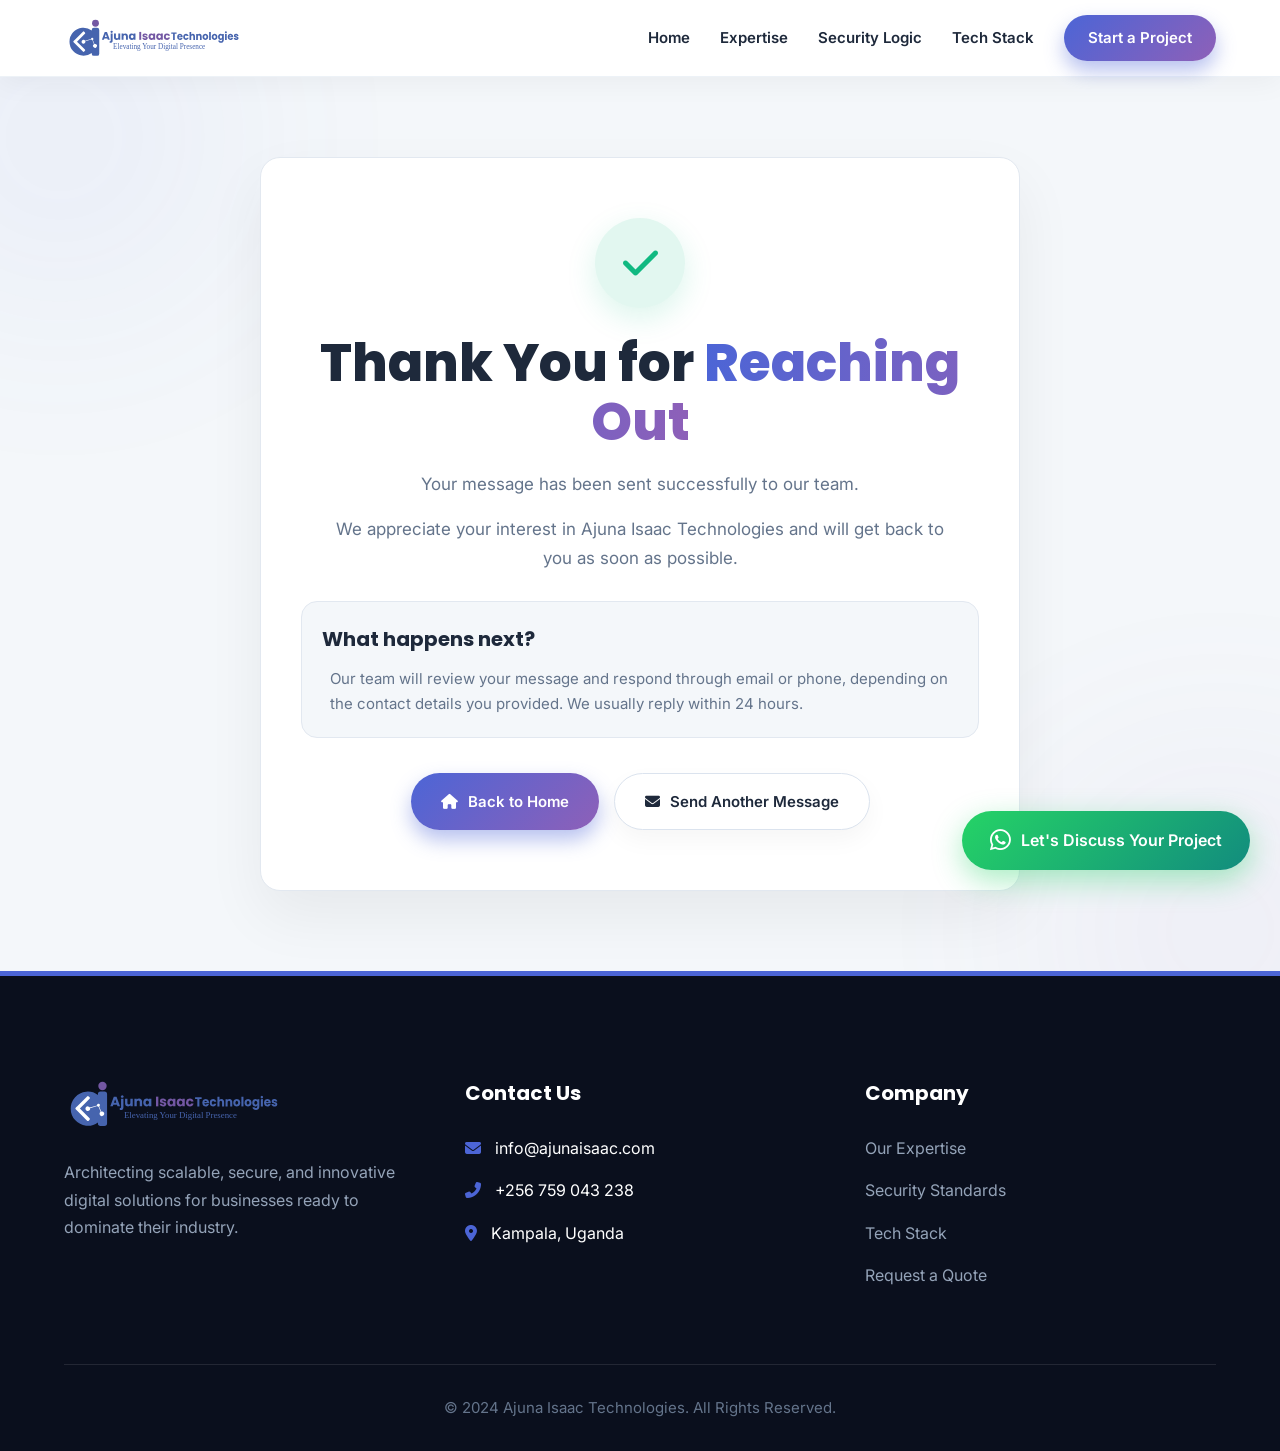
<file: thank-you.html>
<!DOCTYPE html>
<html lang="en">
<head>
  <meta charset="utf-8" />
  <title>Thank You | Ajuna Isaac Technologies</title>
  <meta name="viewport" content="width=device-width, initial-scale=1">
  <meta name="description" content="Thank you for contacting Ajuna Isaac Technologies. Your message has been received.">
  <meta name="theme-color" content="#4C65D6">

  <!-- Fonts -->
  <link rel="preconnect" href="https://fonts.googleapis.com">
  <link rel="preconnect" href="https://fonts.gstatic.com" crossorigin>
  <link href="https://fonts.googleapis.com/css2?family=Inter:wght@300;400;500;600;700&family=Poppins:wght@400;500;600;700;800&display=swap" rel="stylesheet">

  <!-- Icons -->
  <link href="https://cdnjs.cloudflare.com/ajax/libs/font-awesome/6.4.0/css/all.min.css" rel="stylesheet">

  <style>
    :root {
      --primary: #4C65D6;
      --primary-glow: rgba(76, 101, 214, 0.4);
      --accent: #8E60B8;
      --accent-glow: rgba(142, 96, 184, 0.4);
      --dark-bg: #0a0f1d;
      --bg-light: #f4f7fa;
      --text-main: #1e293b;
      --text-muted: #64748b;
      --white: #ffffff;
      --success: #10b981;
      --radius-lg: 20px;
      --radius-md: 12px;
      --transition: all 0.4s cubic-bezier(0.25, 0.8, 0.25, 1);
    }

    * {
      margin: 0;
      padding: 0;
      box-sizing: border-box;
    }

    html {
      scroll-behavior: smooth;
    }

    body {
      font-family: 'Inter', sans-serif;
      color: var(--text-main);
      line-height: 1.7;
      background: var(--bg-light);
      overflow-x: hidden;
    }

    h1, h2, h3, h4 {
      font-family: 'Poppins', sans-serif;
    }

    a {
      text-decoration: none;
      color: inherit;
      transition: var(--transition);
    }

    ul {
      list-style: none;
    }

    .navbar {
      display: flex;
      justify-content: space-between;
      align-items: center;
      padding: 15px 5%;
      background: rgba(255, 255, 255, 0.95);
      backdrop-filter: blur(10px);
      position: sticky;
      top: 0;
      z-index: 1000;
      border-bottom: 1px solid #edf2f7;
      box-shadow: 0 4px 30px rgba(0, 0, 0, 0.05);
    }

    .logo-container {
      display: flex;
      align-items: center;
    }

    .logo-desktop {
      height: 45px;
      width: auto;
      display: block;
    }

    .logo-mobile {
      height: 40px;
      width: auto;
      display: none;
    }

    .nav-links {
      display: flex;
      gap: 30px;
      align-items: center;
    }

    .nav-links a {
      font-size: 15px;
      font-weight: 600;
      color: var(--text-main);
    }

    .nav-links a:hover {
      color: var(--primary);
    }

    .mobile-menu-btn {
      display: none;
      font-size: 24px;
      cursor: pointer;
      color: var(--primary);
    }

    .btn {
      display: inline-flex;
      align-items: center;
      justify-content: center;
      padding: 15px 30px;
      border-radius: 50px;
      font-weight: 600;
      font-size: 15px;
      cursor: pointer;
      transition: var(--transition);
      gap: 10px;
      outline: none;
      border: none;
    }

    .btn-primary {
      background: linear-gradient(135deg, var(--primary), var(--accent));
      color: var(--white) !important;
      box-shadow: 0 10px 20px var(--primary-glow);
    }

    .btn-primary:hover {
      transform: translateY(-3px);
      box-shadow: 0 15px 30px var(--accent-glow);
    }

    .btn-secondary {
      background: var(--white);
      color: var(--text-main) !important;
      border: 1px solid #dbe3ee;
      box-shadow: 0 10px 25px rgba(0, 0, 0, 0.04);
    }

    .btn-secondary:hover {
      transform: translateY(-3px);
      border-color: var(--primary);
      color: var(--primary) !important;
    }

    .thank-you-section {
      min-height: calc(100vh - 90px);
      display: flex;
      align-items: center;
      justify-content: center;
      padding: 80px 5%;
      position: relative;
      overflow: hidden;
    }

    .thank-you-section::before {
      content: '';
      position: absolute;
      top: -100px;
      left: -100px;
      width: 320px;
      height: 320px;
      background: var(--primary);
      opacity: 0.08;
      filter: blur(120px);
      border-radius: 50%;
    }

    .thank-you-section::after {
      content: '';
      position: absolute;
      bottom: -120px;
      right: -100px;
      width: 320px;
      height: 320px;
      background: var(--accent);
      opacity: 0.08;
      filter: blur(120px);
      border-radius: 50%;
    }

    .thank-you-card {
      position: relative;
      z-index: 1;
      max-width: 760px;
      width: 100%;
      background: var(--white);
      border: 1px solid #e2e8f0;
      border-radius: var(--radius-lg);
      padding: 60px 40px;
      text-align: center;
      box-shadow: 0 25px 60px rgba(0,0,0,0.06);
    }

    .success-icon {
      width: 90px;
      height: 90px;
      margin: 0 auto 25px;
      border-radius: 50%;
      display: flex;
      align-items: center;
      justify-content: center;
      background: rgba(16, 185, 129, 0.12);
      color: var(--success);
      font-size: 40px;
      box-shadow: 0 10px 30px rgba(16, 185, 129, 0.15);
    }

    .thank-you-card h1 {
      font-size: clamp(34px, 5vw, 52px);
      line-height: 1.15;
      margin-bottom: 18px;
      font-weight: 800;
    }

    .thank-you-card h1 span {
      background: linear-gradient(90deg, var(--primary), var(--accent));
      -webkit-background-clip: text;
      -webkit-text-fill-color: transparent;
    }

    .thank-you-card p {
      font-size: 17px;
      color: var(--text-muted);
      max-width: 620px;
      margin: 0 auto 16px;
    }

    .thank-you-note {
      margin-top: 28px;
      background: var(--bg-light);
      border: 1px solid #e2e8f0;
      border-radius: 16px;
      padding: 20px;
      text-align: left;
    }

    .thank-you-note h3 {
      font-size: 20px;
      margin-bottom: 10px;
    }

    .thank-you-note p {
      font-size: 15px;
      margin-bottom: 0;
    }

    .action-buttons {
      margin-top: 35px;
      display: flex;
      gap: 15px;
      justify-content: center;
      flex-wrap: wrap;
    }

    footer {
      background: var(--dark-bg);
      color: var(--white);
      padding: 100px 5% 30px;
      position: relative;
      border-top: 5px solid var(--primary);
    }

    .footer-grid {
      display: grid;
      grid-template-columns: repeat(auto-fit, minmax(250px, 1fr));
      gap: 50px;
      max-width: 1200px;
      margin: auto;
      border-bottom: 1px solid rgba(255,255,255,0.1);
      padding-bottom: 60px;
    }

    .footer-col h4 {
      color: var(--white);
      font-size: 20px;
      margin-bottom: 25px;
    }

    .footer-col p {
      color: #94a3b8;
      margin-bottom: 15px;
    }

    .footer-col ul li {
      margin-bottom: 15px;
    }

    .footer-col ul li a {
      color: #94a3b8;
      transition: var(--transition);
    }

    .footer-col ul li a:hover {
      color: var(--primary);
      padding-left: 8px;
    }

    .footer-logo {
      max-width: 220px;
      margin-bottom: 20px;
    }

    .copyright {
      text-align: center;
      padding-top: 30px;
      color: #64748b;
      font-size: 15px;
    }

    .wa-float {
      position: fixed;
      bottom: 30px;
      right: 30px;
      background: linear-gradient(135deg, #25D366, #128C7E);
      color: white;
      padding: 16px 28px;
      border-radius: 50px;
      display: flex;
      align-items: center;
      gap: 10px;
      box-shadow: 0 10px 30px rgba(37, 211, 102, 0.4);
      font-weight: 600;
      z-index: 999;
    }

    .wa-float:hover {
      transform: scale(1.05) translateY(-5px);
      box-shadow: 0 15px 35px rgba(37, 211, 102, 0.5);
      color: white;
    }

    @media (max-width: 992px) {
      .logo-desktop {
        display: none;
      }

      .logo-mobile {
        display: block;
      }

      .nav-links {
        display: none;
        position: absolute;
        top: 100%;
        left: 0;
        width: 100%;
        background: rgba(255,255,255,0.98);
        backdrop-filter: blur(20px);
        flex-direction: column;
        padding: 30px;
        box-shadow: 0 20px 30px rgba(0,0,0,0.1);
        border-top: 1px solid #eee;
      }

      .nav-links.active {
        display: flex;
      }

      .mobile-menu-btn {
        display: block;
      }
    }

    @media (max-width: 768px) {
      .thank-you-card {
        padding: 45px 24px;
      }

      .wa-float span {
        display: none;
      }

      .wa-float {
        padding: 18px;
        right: 20px;
        bottom: 20px;
        border-radius: 50%;
      }

      .action-buttons {
        flex-direction: column;
      }

      .action-buttons a {
        width: 100%;
      }
    }
  </style>
</head>
<body>

  <!-- Navigation -->
  <nav class="navbar">
    <a href="index.html" class="logo-container">
      <img src="images/Website header-01.svg" alt="Ajuna Isaac Technologies" class="logo-desktop">
      <img src="images/Favicon.svg" alt="Ajuna Isaac" class="logo-mobile">
    </a>

    <div class="mobile-menu-btn" id="menu-btn">
      <i class="fas fa-bars"></i>
    </div>

    <div class="nav-links" id="nav-links">
      <a href="index.html#home">Home</a>
      <a href="index.html#services">Expertise</a>
      <a href="security.html">Security Logic</a>
      <a href="index.html#technologies">Tech Stack</a>
      <a href="contact.html" class="btn btn-primary" style="color: white; padding: 10px 24px;">Start a Project</a>
    </div>
  </nav>

  <!-- Thank You Section -->
  <section class="thank-you-section">
    <div class="thank-you-card">
      <div class="success-icon">
        <i class="fas fa-check"></i>
      </div>

      <h1>Thank You for <span>Reaching Out</span></h1>
      <p>Your message has been sent successfully to our team.</p>
      <p>We appreciate your interest in Ajuna Isaac Technologies and will get back to you as soon as possible.</p>

      <div class="thank-you-note">
        <h3>What happens next?</h3>
        <p>Our team will review your message and respond through email or phone, depending on the contact details you provided. We usually reply within 24 hours.</p>
      </div>

      <div class="action-buttons">
        <a href="index.html" class="btn btn-primary">
          <i class="fas fa-house"></i>
          Back to Home
        </a>
        <a href="contact.html" class="btn btn-secondary">
          <i class="fas fa-envelope"></i>
          Send Another Message
        </a>
      </div>
    </div>
  </section>

  <!-- Footer -->
  <footer>
    <div class="footer-grid">
      <div class="footer-col">
        <img src="images/Website header-01.svg" alt="Ajuna Isaac" class="footer-logo">
        <p>Architecting scalable, secure, and innovative digital solutions for businesses ready to dominate their industry.</p>
      </div>

      <div class="footer-col">
        <h4>Contact Us</h4>
        <ul>
          <li><i class="fas fa-envelope" style="color: var(--primary); margin-right: 10px;"></i> info@ajunaisaac.com</li>
          <li><i class="fas fa-phone-alt" style="color: var(--primary); margin-right: 10px;"></i> +256 759 043 238</li>
          <li><i class="fas fa-map-marker-alt" style="color: var(--primary); margin-right: 10px;"></i> Kampala, Uganda</li>
        </ul>
      </div>

      <div class="footer-col">
        <h4>Company</h4>
        <ul>
          <li><a href="index.html#services">Our Expertise</a></li>
          <li><a href="security.html">Security Standards</a></li>
          <li><a href="index.html#technologies">Tech Stack</a></li>
          <li><a href="contact.html">Request a Quote</a></li>
        </ul>
      </div>
    </div>

    <div class="copyright">
      &copy; 2024 Ajuna Isaac Technologies. All Rights Reserved.
    </div>
  </footer>

  <!-- WhatsApp Float -->
  <a href="https://wa.me/256759043238" class="wa-float" target="_blank" rel="noopener noreferrer">
    <i class="fab fa-whatsapp" style="font-size: 24px;"></i>
    <span>Let's Discuss Your Project</span>
  </a>

  <!-- Mobile Menu JS -->
  <script>
    const menuBtn = document.getElementById('menu-btn');
    const navLinks = document.getElementById('nav-links');

    menuBtn.addEventListener('click', () => {
      navLinks.classList.toggle('active');
      const icon = menuBtn.querySelector('i');

      if (navLinks.classList.contains('active')) {
        icon.classList.replace('fa-bars', 'fa-times');
      } else {
        icon.classList.replace('fa-times', 'fa-bars');
      }
    });
  </script>

</body>
</html>
</file>
<file: AjunaWebsite/css/style.css>
*,body{outline:0}*,h1,h2,h3,h4,h5,h6,p,ul{margin:0;padding:0}.hc-offcanvas-nav:not(.nav-open)::after,a.disabled{pointer-events:none}::-webkit-scrollbar{width:6px}::-webkit-scrollbar-track{background:#e8e8e8}::-webkit-scrollbar-thumb:hover{background:#fb5496}::-webkit-scrollbar-thumb{background-image:-webkit-linear-gradient(45deg,#ffbd84,#ff1f8e);background-image:-o-linear-gradient(45deg,#ffbd84,#ff1f8e);background-image:linear-gradient(45deg,#ffbd84,#ff1f8e)}::-moz-selection{background:rgba(166,175,189,.3)}::selection{background:rgba(166,175,189,.3)}*{-webkit-font-smoothing:antialiased;-moz-os-font-smoothing:grayscale;box-sizing:border-box;vertical-align:baseline}body{font-family:'Open Sans',sans-serif;color:#6a6a8e;font-weight:400;font-style:normal;line-height:1;font-size:17px;overflow-x:hidden}article,aside,details,figcaption,figure,footer,header,nav,section,summary{display:block}h1,h2,h3,h4,h5,h6{font-family:Poppins,sans-serif;color:#050748;font-weight:600}.fa-icon,.header-heading .fa-icon{margin-left:5px;font-size:12px}ul{list-style:none}a:hover{text-decoration:none}button:focus{outline:0!important}.header-heading .fa-icon{animation:2s infinite arrowanim;-webkit-animation:2s infinite arrowanim}.common-heading{padding:0;text-align:center;position:relative;z-index:10}.common-heading h2{margin-bottom:60px}.inner-heading h2{margin-bottom:30px}.v-center{align-self:center;align-items:center}.lnk,button{position:relative;overflow:hidden}span.circle,span.circle2{background:rgba(255,255,255,.2);display:block;position:absolute;border-radius:50%;top:-10%}.animation,.circle,.circle2,.clients-logo,.custom-btn,.dropdown-toggle,.hoshd,.hover-scale img,.icon-set,.isotope_item,.link-hover,.main-header,.main-header.sticky,.navbar,.s-block,.sticky,.sub-menu-sec a,a,button,input{-webkit-transition:1.2s cubic-bezier(.17,.85,.438,.99);-o-transition:1.2s cubic-bezier(.17,.85,.438,.99);transition:1.2s cubic-bezier(.17,.85,.438,.99)}.no-shadow{box-shadow:none!important}span.circle{right:-130px;width:200px;height:200px}.lnk:hover span.circle{top:-10%;right:-80px}span.circle2{right:-50px;width:80px;height:80px}.mob-nav li,.top-header{position:relative}.lnk:hover span.circle2{top:-10%;right:-40px}.font-15{font-size:15px}.f-medium{font-weight:600}.f-bold,.text-bold{font-weight:700}.light-blue{background:#f8fdff}.text-radius{border-radius:3px;padding:0 3px}.text-primary{color:#fe4c1c}.text-second{color:#E91E63}.header-icon-nav a{background:0 0;padding:12px;margin:5px;border-radius:50%;color:#0a2233}.sticky .custom-nav .nav-list li a.menu-links,.sticky .dsk-logo{line-height:70px}.main-header.sticky{height:70px}.top-header{z-index:999}.navbar .mobile-menu{display:none}.navbar .mobilemenu{color:#0a2233;top:-4px;position:relative}.navbar .mobilemenu i{font-size:25px}.mob-nav{display:flex}.ml8{margin-left:8px}.animate{animation-duration:.4s;-webkit-animation-duration:.4s;animation-fill-mode:both;-webkit-animation-fill-mode:both}.top-header .dropdown-toggle::after{display:inline-block;margin-left:3px;vertical-align:baseline;content:"+";border-top:0;border-right:0;border-bottom:0;border-left:0;border-radius:100px}.slideIn{-webkit-animation-name:slideIn;animation-name:slideIn}.dropdown-item:focus,.dropdown-item:hover{color:#16181b;text-decoration:none;background-color:#fff;outline:0}.dropdown-item.active,.dropdown-item:active{color:#0a2233;text-decoration:none;background-color:#fff;outline:0}.dropdown-menu{border:0 solid rgba(0,0,0,.15)}header .dropdown-menu{position:absolute;top:100%;left:0;z-index:1000;display:none;float:left;min-width:10rem;padding:10px 0;margin:0;font-size:16px;color:#212529;text-align:left;list-style:none;background-color:#fff;background-clip:padding-box;border:0;border-top:0 solid #00baff;border-radius:0 0 8px 8px;-webkit-box-shadow:0 3.4px 2.7px -30px rgba(0,0,0,.059),0 8.2px 8.9px -30px rgba(0,0,0,.071),0 25px 40px -30px rgba(0,0,0,.2);box-shadow:0 3.4px 2.7px -30px rgba(0,0,0,.059),0 8.2px 8.9px -30px rgba(0,0,0,.071),0 25px 40px -30px rgba(0,0,0,.2)}.dropdown-item,.navbar-light .navbar-nav .nav-link{color:#0a2233;font-weight:500;font-family:Poppins,sans-serif}.dropdown-item{display:block;width:100%;clear:both;text-align:inherit;white-space:nowrap;background-color:transparent;border:0;font-size:15px;padding:10px 15px}.btn-block a,.btn-main,.btn-round-,.triangle-play{text-align:center}.navbar-toggler{background-color:#fff;border:1px solid #fff}.top-header .sticky{background:#fff;-webkit-box-shadow:0 4px 6px 0 rgba(12,0,46,.08);box-shadow:0 4px 6px 0 rgba(12,0,46,.08);height:70px}.nav-item.dropdown:hover{background:#fff}.list-mnu li a{white-space:break-spaces;line-height:24px;padding:5px 10px}.navbar-light .navbar-nav .nav-link{font-size:16px;padding:0 15px;line-height:48px}.nav-bg-b .custom-nav .nav-list li a.menu-links,.top-header .navbar .custom-btn:focus,.top-header .navbar .custom-btn:hover{color:#fff}.fixed-top{position:fixed;top:0;right:0;left:0;z-index:1030;padding-top:0;padding-bottom:0;height:100px}.brand-logo a{display:block}.menu-header,.sub-menu-center-block{display:flex}.top-header .navbar .custom-btn{padding:0 32px;color:#fff;font-weight:400}.modal-backdrop{background:linear-gradient(135deg,#0c0004 0,#000e0c 100%)}.modal{z-index:999999}.abt{position:absolute;right:15px!important;top:0!important;z-index:9999999}.popup-modalfull .modal-dialog{min-height:100%;background:#fff;width:100%;max-width:100%;height:100%;margin:0}.popup-modalfull .modal-content{border:0;height:100%;border-radius:0}.popup-modalfull .modal-body{overflow-y:auto}.main-header.sticky .nx-dropdown{top:65px}.main-header.sticky{background:#fff;-webkit-box-shadow:0 4px 6px 0 rgba(12,0,46,.08);box-shadow:0 4px 6px 0 rgba(12,0,46,.08)}.main-header{padding:0 20px;height:85px;z-index:99999;border-bottom:1px solid rgba(255,255,255,.1)}.fa-ani{margin-left:5px;font-size:12px;animation:2s infinite arrowanim;-webkit-animation:2s infinite arrowanim}.menu-header{align-items:center;justify-content:space-between;width:100%}.right-bddr{border-right:1px solid rgba(255,255,255,.1);padding:0 10px 0 0!important;margin:0 20px 0 0}.custom-nav .sbmenu>a::before{content:"+";position:absolute;right:4px}.btn-round-,.custom-nav .nav-list li.rpdropdown{position:relative}.custom-nav .sbmenu.hover>a::before{content:"-"}.btn-round-.trngl:after,.contact-info-:after,a.play-video::after,div.custom-nav>ul>li.sbmenu>a:after{content:''}.main-header.sticky .custom-nav .nav-list li a.menu-links{color:#050748}.main-header .mega-white-logo,.main-header.sticky .mega-white-logo,.nav-bg-b.main-header.sticky .mega-white-logo{display:none}.nav-bg-b.main-header .mega-white-logo{display:inline-block}.nav-bg-b.main-header .mega-darks-logo{display:none}.main-header.sticky .mega-darks-logo{display:inline-block}.dsk-logo{float:left;line-height:85px}.dsk-logo .nav-brand img{max-height:75px}.custom-nav{float:right}.custom-nav .menu-dorpdown{width:240px;margin:0 auto}.custom-nav .smfull{width:100%}.custom-nav .nav-list li{display:inline-flex}.custom-nav .nav-list li a.menu-links{font-size:16px;color:#050748;font-family:Poppins,sans-serif;font-weight:500;padding:0 15px;line-height:85px;text-transform:uppercase;position:relative;overflow:hidden}.btn-br,.btn-br:hover{color:#fff}.btn-br{line-height:48px;border-radius:100px;padding:0 20px}.btn-round-{width:48px;height:48px;line-height:48px;padding:0;margin-right:8px;display:inline-block}.btn-round-.trngl:after{position:absolute;right:-4px;top:50%;width:0;height:0;border-left:6px solid transparent;border-right:6px solid transparent;border-top:8px solid #e8e8e8;clear:both;transform:translateY(-50%)}.btshad-b1{-webkit-box-shadow:0 10px 15px 0 rgba(175,0,87,.2);box-shadow:0 10px 15px 0 rgba(175,0,87,.2)}.btshad-b2{-webkit-box-shadow:0 10px 15px 0 rgba(56,0,189,.2);box-shadow:0 10px 15px 0 rgba(56,0,189,.2)}.nx-dropdown{position:absolute;z-index:1;left:0;right:0;top:80px;opacity:0;height:0;overflow:hidden;-webkit-transition:all .5s ease;-moz-transition:all .5s ease;-ms-transition:all .5s ease;-o-transition:all .5s ease;transition:all .5s ease}div.custom-nav>ul>li:hover .nx-dropdown{opacity:1;height:auto;overflow:inherit}.-reviewr,.about-agency,.app-cta,.bd-hor .bd-hor-base,.bd-hor .bd-hor-base:hover:after,.bhv-service,.breadcrumb-area,.breadcrumb-areav2,.card-1,.case-study1,.case-study3,.contact-location,.cta-area,.footer-svg,.hero-card-web,.hero-section,.ho-gdnt .s-block,.image-div,.image-set,.img-ca2set,.instagram-post .thumb,.item-image,.link-hover a,.nn-card-set,.offer-image,.our-office,.overlay-- .s-block,.portfolio-item-info .-reviewr,.rpb-shop-items-tittl h3 a,.service,.service-section,.service-slide,.srvc-bg-nx,.team,.video-review{overflow:hidden}.submenu-btnset{position:relative;display:block;top:50%;-ms-transform:translateY(-50%);transform:translateY(-50%);white-space:normal}.sub-menu-column{width:25%;float:left;padding:0 20px}.sub-menu-column .menuheading{color:#050748;font-weight:700;font-size:18px;letter-spacing:.2px;margin:0 0 16px;padding:0 0 14px;border-bottom:1px solid #dadada}.sub-menu-column ul{width:100%;display:inline-block;position:relative}.sub-menu-column ul li{width:100%;height:auto;float:left;padding:0;margin-right:0;margin-bottom:9px}.sub-menu-column ul li a{width:100%;font-size:15px;color:#050748;position:relative;line-height:25px;font-weight:600}.sub-menu-section{box-shadow:0 10px 20px 0 rgb(0 0 0 / .04);border-top:2px solid #f3f3f3;width:100%;padding:40px 0;display:inline-block;background-color:#fff;margin-top:4px}.btn-block a{min-width:230px;-webkit-box-shadow:0 10px 15px 0 rgba(47,0,16,.15);box-shadow:0 10px 15px 0 rgba(47,0,16,.15)}.bgtspnt{background:0 0!important}div.custom-nav>ul>li.sbmenu>a:after{position:absolute;width:100%;height:5px;background:#4f4daf;left:-100%;bottom:0;opacity:0;-webkit-transition:all .5s ease;-moz-transition:all .5s ease;-ms-transition:all .5s ease;-o-transition:all .5s ease;transition:all .5s ease}div.custom-nav>ul>li.sbmenu:hover>a:after{left:0;opacity:1}.contact-show{position:relative}.contact-show:hover .contact-inquiry{display:block}.contact-inquiry{width:285px;position:absolute;top:48px;right:0;z-index:99;display:none;transition:all 2s linear}.hrbg{background:#e4e8ff}.contact-info- .contct-heading{font-size:19px;color:#3c4147;font-weight:700;padding:11px 20px;letter-spacing:.2px}.contact-info- .inquiry-card-nn .title-inq-c{font-size:14px;font-weight:700}.contact-info- .inquiry-card-nn ul li a{font-size:16px;color:#050748;font-weight:700;text-decoration:none}.contact-info- .inquiry-card-nn{border-top:1px solid #e1e1e2;position:relative;padding:15px 20px;text-align:left}.contact-info-{width:100%;display:inline-block;padding:0;background:#fff;border-radius:5px;margin-top:20px;position:relative;box-shadow:0 0 5px rgba(0,0,0,.3)}.contact-info- .inquiry-card-nn ul li{list-style:none;margin:14px 0;text-align:left;display:block}.contact-info- .inquiry-card-nn ul li.mb0{margin-bottom:0}.contact-info- .inquiry-card-nn ul li i{font-size:20px;margin:0 11px 0 0;color:#8BC34A}.contact-info- .inquiry-card-nn span{font-size:13px;color:#828282}.contact-info- .inquiry-card-nn .fa-envelope{color:#012169}.contact-info-:after{position:absolute;border-left:7px solid transparent;border-right:7px solid transparent;border-top:7px solid transparent;border-bottom:7px solid rgba(255,255,255,.95);top:-14px;right:22px;transition:all 1s ease;-moz-transition:all 1s ease;-webkit-transition:all 1s ease}a.play-video{min-width:70px;min-height:70px;display:inline-flex;background:#fff;border-radius:1000px;transition:all .3s ease-in-out 0s;cursor:pointer;outline:0;position:relative;padding:10px;align-items:center}a.play-video::after{width:70px;height:70px;border-radius:100%;border:6px solid #fff;position:absolute;z-index:0;top:50%;left:50%;transform:translate(-50%,-50%);animation:ring-ani 1.75s infinite cubic-bezier(.66,0,0,1);box-shadow:0 0 0 0 rgba(12,108,211,.5)}.pricing-table img,.ps-block span{animation:border-transform 6s linear infinite}@-webkit-keyframes ring-ani{to{box-shadow:0 0 0 18px rgba(12,108,211,0)}}.triangle-play{width:0;height:0;border-top:15px solid transparent;border-left:25px solid #ff2d8d;border-bottom:15px solid transparent;margin:0 auto}.hero-card-web{position:relative;padding-top:150px;padding-bottom:100px;height:100vh;align-items:center;display:flex}.hero-main-rp{padding:0 30px 0 180px}.hero-heading-sec h2{color:#fff;font-size:55px;line-height:67px;text-transform:uppercase;font-weight:700}.hero-heading-sec h2 span{display:block}.hero-heading-sec>p{color:#fff000;font-size:18px;max-width:400px;margin:40px 0}.flags-size{width:25px}.awards-block-tt{margin-top:40px}.hero-content-sec{display:inline-flex;align-items:center}.title-hero-oth p{font-size:20px;color:#fff;margin:0 0 0 25px;text-transform:uppercase}.title-hero-oth p span{display:block;color:#fff000}.btn-main,.btn-main:hover{color:#fff}.hero-service-cards{margin-top:100px}.service-slide{border-radius:30px;max-width:280px;margin:20px 0;transform-style:preserve-3d;transform:perspective(1000px)}.service-card-hh{transform:translateZ(20px);display:block}.image-sr-mm{height:250px;width:100%;padding:0;position:relative;margin:0 auto}.image-sr-mm img{position:absolute;bottom:0;left:0;right:0;top:0;margin:0 auto;max-width:100%;max-height:100%;width:initial!important}.about-agency:before,.hero-bg-bg1:before,.shape-bg3:before{content:"";width:100%}.title-serv-c{color:#fff;font-size:22px;font-weight:700;line-height:1.2;padding:20px 20px 35px}.title-serv-c span{display:block}.card-bg-a{background:#3faee5;background:-moz-linear-gradient(top,#3faee5 0,#6d03ce 100%);background:-webkit-linear-gradient(top,#3faee5 0,#6d03ce 100%);background:linear-gradient(to bottom,#3faee5 0,#6d03ce 100%)}.card-bg-b{background:#ff92f6;background:-moz-linear-gradient(top,#ff92f6 0,#b300a5 100%);background:-webkit-linear-gradient(top,#ff92f6 0,#b300a5 100%);background:linear-gradient(to bottom,#ff92f6 0,#b300a5 100%)}.card-bg-c{background:#3e35b7;background:-moz-linear-gradient(top,#3e35b7 0,#4c4aff 100%);background:-webkit-linear-gradient(top,#3e35b7 0,#4c4aff 100%);background:linear-gradient(to bottom,#3e35b7 0,#4c4aff 100%)}.card-bg-d{background:#f72c8c;background:-moz-linear-gradient(top,#f72c8c 0,#b82dcf 100%);background:-webkit-linear-gradient(top,#f72c8c 0,#b82dcf 100%);background:linear-gradient(to bottom,#ffa76a 0,#ff8e38 100%)}.card-bg-e{background:#5782ea;background:-moz-linear-gradient(top,#5782ea 0,#2251af 100%);background:-webkit-linear-gradient(top,#5782ea 0,#2251af 100%);background:linear-gradient(to bottom,#5782ea 0,#2251af 100%)}.card-bg-f{background:#95e5ff;background:-moz-linear-gradient(top,#95e5ff 0,#009688 100%);background:-webkit-linear-gradient(top,#95e5ff 0,#009688 100%);background:linear-gradient(to bottom,#95e5ff 0,#009688 100%)}.shape-bg3:before{background:url(../images/shape/shape-12.svg);position:absolute;height:100%;opacity:.03}.hero-bg-bg1:before{background:url(../images/hero/banner-shap-2.png) left 0 no-repeat;position:absolute;height:100vh;right:0;left:0;top:0;background-size:contain}.hero-section{position:relative;padding-top:100px;padding-bottom:100px;height:100vh;align-items:center;display:grid}.btn-main{font-size:16px;font-weight:400;font-family:Poppins,sans-serif;padding:0 32px;line-height:56px;outline:0;background-color:#ff1f8e;border:none;-webkit-border-radius:100px;border-radius:100px;display:inline-block;position:relative;-webkit-box-shadow:0 10px 15px 0 rgba(233,30,99,.15);box-shadow:0 10px 15px 0 rgba(233,30,99,.15)}.s-block,.wide-block{-webkit-box-shadow:0 3.4px 2.7px -30px rgba(0,0,0,.059),0 8.2px 8.9px -30px rgba(0,0,0,.071),0 25px 40px -30px rgba(0,0,0,.2)}.header-heading h1{font-size:60px;line-height:72px;font-weight:700;margin-bottom:30px}.header-heading p{font-size:20px;line-height:30px;margin-bottom:35px}.about-agency .common-heading h2{margin-bottom:20px}.about-agency{position:relative}.about-agency:before{background:url(../images/shape/dot_bg.png);position:absolute;height:100%;top:0}.text-l{text-align:left!important}.common-heading>span{color:#e60072;text-transform:uppercase;letter-spacing:.5px;font-size:16px;font-weight:400;margin:0 0 15px;display:block}.quote{font-weight:500;padding:25px;position:relative;border-left:4px solid #ff358f;margin:30px 0;background:#FAFAFB;color:#6a6a8e;font-family:Poppins,sans-serif}.user- .user-image img{border-radius:100%;width:80px}.user-info{margin:0 0 0 20px;text-align:left}.user-info p span{font-weight:700}.service-section{background:#fff;position:relative}.image-block img,.img-block img{width:100%;border-radius:8px}.shape-bg2:after,.shape-bg2:before,.shape-num .shape-loc:first-child:before,.shape-num .shape-loc:last-child:after{content:'';height:150px;width:150px;bottom:-60px}.white-text{color:#fff!important}.shape-num .shape-loc:first-child:before{background:url(../images/shape/shape-1.svg) no-repeat;background-size:auto;position:absolute;left:-40px;z-index:-1}.shape-num .shape-loc:last-child:after{background:url(../images/shape/shape-2.svg) no-repeat;background-size:auto;position:absolute;right:-40px;z-index:-1}.shape-bg2,.shape-bg2 img{position:relative}.shape-bg2 img{z-index:1}.shape-bg2:after{background:url(../images/shape/shape-2.svg) no-repeat;background-size:auto;position:absolute;right:-40px;z-index:-1}.shape-bg2:before{background:url(../images/shape/shape-1.svg) no-repeat;background-size:auto;position:absolute;left:-40px;z-index:0}.service-section:before{content:"";background:url(../images/shape/dot-shape.png) center top #d7f0fd;position:absolute;height:400px;right:0;left:0;top:0;width:100%;background-size:contain}.s-block,.upset,.wide-block{position:relative}.s-block{background:top right no-repeat #fff;background-size:200%;text-align:center;padding:50px 20px;margin:0;border:1px solid #d4f0ff;-webkit-border-radius:8px;border-radius:8px;box-shadow:0 3.4px 2.7px -30px rgba(0,0,0,.059),0 8.2px 8.9px -30px rgba(0,0,0,.071),0 25px 40px -30px rgba(0,0,0,.2)}.service-section .s-block{background:url(../images/shape/shape-7.svg) top right no-repeat #fff;background-size:180px}.s-card-icon{width:80px;margin:0 auto 30px}.s-block h4{margin:0 0 10px}.s-block a{display:inline-block;margin:30px 0 0;color:#050748;font-family:Poppins,sans-serif}.upset{z-index:5}.service-2:before{background-color:#f9f9f9}.wide-block{padding:40px 30px;margin:5px 0;border:0 solid #d4f0ff;-webkit-border-radius:8px;border-radius:8px;box-shadow:0 3.4px 2.7px -30px rgba(0,0,0,.059),0 8.2px 8.9px -30px rgba(0,0,0,.071),0 25px 40px -30px rgba(0,0,0,.2)}.service-img1{background:#e9ddff}.service-img1:after{background:url(../images/service/service-img-1.png)}.service-img2{background:#ffdadb}.service-img2:after{background:url(../images/service/service-img-2.png)}.service-img3{background:#d6edff}.service-img3:after{background:url(../images/service/service-img-3.png)}.service-img4{background:#ffede1}.service-img4:after{background:url(../images/service/service-img-4.png)}.wide-block:after{content:'';position:absolute;right:0;top:0;height:100%;width:100%;background-size:280px;background-position:right center;background-repeat:no-repeat}.block-space-{max-width:50%;position:relative;z-index:555}.wide-block h4{margin:20px 0 30px}.tilt3d .statistics-img{transform-style:preserve-3d;transform:perspective(1000px)}.counter-number,.tilt3d .statistics-img img{transform:translateZ(20px)}.statistics{align-items:center;display:flex}.statistics p{font-size:20px;margin:10px 0 0;font-weight:500}.statistics span{font-size:45px;font-family:Poppins,sans-serif;color:#050748;font-weight:700;display:inline-block}.statistics-img{width:100px;height:100px;float:left;padding:15px;background:#fff;border-radius:8px 40px;-webkit-box-shadow:0 3.4px 2.7px -30px rgba(0,0,0,.059),0 8.2px 8.9px -30px rgba(0,0,0,.071),0 25px 40px -30px rgba(0,0,0,.2);box-shadow:0 3.4px 2.7px -30px rgba(0,0,0,.059),0 8.2px 8.9px -30px rgba(0,0,0,.071),0 25px 40px -30px rgba(0,0,0,.2)}.statnumb{margin:0 0 0 20px;text-align:left;float:left}.small .statistics-img{width:75px;height:75px}.t-ctr{text-align:center}.small .statistics span{font-size:35px;color:#050748}.in-stats .statistics span{font-size:35px;color:#ff1f8e}.isotope_item h4 a,.portfolio-item-info h3 a,.work-card p{color:#050748}.small .statistics p{font-size:18px;line-height:24px}.small{margin-top:100px}.in-stats .statistics{text-align:left}.card-stats .statistics{padding:40px;text-align:center;border-radius:8px;background:#fff;-webkit-box-shadow:-30px 30px 60px #f2f2f2,30px -30px 60px #fff;box-shadow:-30px 30px 60px #f2f2f2,30px -30px 60px #fff}.portfolio-section{background:#fff;position:relative}.portfolio-section:before{content:"";background:url(../images/shape/dot-pattern.png);position:absolute;height:400px;right:0;left:0;top:0;background-size:auto}.isotope_item{position:relative}.item-info{padding:20px 0 0}.isotope_item h4{font-weight:600;margin:0 0 10px}.item-image{display:block;width:100%;border-radius:8px;background:#f3f9ff;-webkit-box-shadow:0 3.4px 2.7px -30px rgba(0,0,0,.059),0 8.2px 8.9px -30px rgba(0,0,0,.071),0 25px 40px -30px rgba(0,0,0,.2);box-shadow:0 3.4px 2.7px -30px rgba(0,0,0,.059),0 8.2px 8.9px -30px rgba(0,0,0,.071),0 25px 40px -30px rgba(0,0,0,.2)}.clients-logo,.portfolio-block{align-items:center;display:flex;position:relative}.item-image img{width:100%}.portfolio-block{padding:50px;border-radius:8px;justify-content:space-between}.portfolio-item-info{width:50%;padding-right:40px}.portfolio-item-image{width:50%;text-align:center}.portfolio-item-info .-reviewr{width:50px;height:50px;border-radius:100px;margin-right:15px}.portfolio-item-info .review-text{padding:0 0 20px}.portfolio-item-info .reviews-card{background:rgba(255,255,255,.6);padding:25px;border-radius:8px}.clients-logo{background:#fff;padding:0 15px;max-height:150px;min-height:150px;margin:0 15px;border:1px solid #d4f0ff;border-radius:8px;-webkit-box-shadow:-20px 20px 40px #ece0f2,20px -20px 40px #fff8ff;box-shadow:-20px 20px 40px #ece0f2,20px -20px 40px #fff8ff}.clients-section{background:#fffaf5;background:-moz-linear-gradient(top,#fffaf5 0,#f8ecff 100%);background:-webkit-linear-gradient(top,#fffaf5 0,#f8ecff 100%);background:linear-gradient(to bottom,#fffaf5 0,#f8ecff 100%)}.clients-logo img{margin:0 auto;display:block;width:160px}.opl ul{display:contents}.opl ul li{width:20%;float:left;position:relative}.work-category{background:#fbf9ed;background:-moz-linear-gradient(top,#fbf9ed 0,#fbeaf8 100%);background:-webkit-linear-gradient(top,#fbf9ed 0,#fbeaf8 100%);background:linear-gradient(to bottom,#fbf9ed 0,#fbeaf8 100%);position:relative}.work-category .common-heading h2{margin-bottom:30px}.work-card p{font-family:Poppins,sans-serif;line-height:24px;font-size:16px;margin:5px 0 0;padding:0 12px}.icon-bg{display:block;height:62px;width:62px;margin:0 auto;text-align:center}.icon-set{width:25%;display:inline-block;float:left;position:relative}.work-card{margin:10px;padding:30px 20px;max-height:170px;text-align:center;min-height:170px;border-radius:8px 40px;-webkit-box-shadow:0 3.4px 2.7px -30px rgba(0,0,0,.059),0 8.2px 8.9px -30px rgba(0,0,0,.071),0 25px 40px -30px rgba(0,0,0,.2);box-shadow:0 3.4px 2.7px -30px rgba(0,0,0,.059),0 8.2px 8.9px -30px rgba(0,0,0,.071),0 25px 40px -30px rgba(0,0,0,.2)}.cd1{background:#70e4e8}.cd2{background:#f5eb92}.cd3{background:#a3ffe2}.cd4{background:#ffbc7a}.cd5{background:#e3ff8e}.cd6{background:#ffa0c6}.cd7{background:#f3a6ff}.cd8{background:#97ffaf}.cd9{background:#6cfffa}.cd10{background:#77baff}.cd11{background:#ffefd4}.cd12{background:#7affdb}.testinomial-section{background:url(../images/shape/shape-9.svg) center left no-repeat #fff;background-size:contain}.testimonial-card .t-text p{font-size:16px;line-height:28px}.testinomial-section .owl-carousel .owl-dots{position:absolute;bottom:0;right:0;text-align:right;background:#fff;width:100px;margin:0;height:50px;padding:25px 0 0}.user-info p{font-size:16px;line-height:24px}.owl-carousel .user-image img{border-radius:100%;width:80px}.owl-carousel .owl-dots .owl-dot:before{top:2px;right:2px;bottom:2px;left:2px;opacity:0;background:0 0;border:1px solid #ff1f8e}.owl-carousel .owl-dots .owl-dot:after,.owl-carousel .owl-dots .owl-dot:before{content:'';position:absolute;border-radius:50%;-webkit-transition:ease-out .16s;transition:ease-out .16s}.owl-carousel .owl-dots .owl-dot{position:relative;display:inline-block;width:20px;height:20px;margin:0 2px;vertical-align:middle}.owl-carousel .owl-dots .owl-dot.active:before{top:0;right:0;bottom:0;left:0}.owl-carousel .owl-dots .owl-dot:after{top:50%;left:50%;-webkit-transform:translate(-50%,-50%);transform:translate(-50%,-50%);opacity:.4;background:#ff1f8e;width:4px;height:4px}.owl-carousel .owl-dots .owl-dot.active:after,.owl-carousel .owl-dots .owl-dot.active:before,.owl-carousel .owl-dots .owl-dot:focus:after,.owl-carousel .owl-dots .owl-dot:hover:after{opacity:1}.light-bgs{background:rgba(255,255,255,.52);padding:30px;border-radius:8px}.enquire-form{background:#D6FFFC;background:-moz-linear-gradient(top,#D6FFFC 0,#ffeff5 100%);background:-webkit-linear-gradient(top,#D6FFFC 0,#ffeff5 100%);background:linear-gradient(to bottom,#D6FFFC 0,#ffeff5 100%)}.custom-file-label::after{line-height:44px;position:absolute;top:0;right:0;bottom:0;z-index:3;display:block;border:0;height:auto;padding:0 15px;color:#495057;content:"Browse";background-color:#e9ecef;border-left:inherit;border-radius:0;cursor:pointer}.custom-control-label::after,.custom-control-label::before{content:"";display:block;position:absolute}.custom-file-label{position:absolute;top:0;right:0;left:0;z-index:1;padding:0 15px;font-weight:400;height:50px;line-height:46px;background-color:#fff;border:2px solid #ced4da;border-radius:4px}.custom-file{position:relative;display:inline-block;width:100%;height:auto;margin-bottom:0}.modal-backdrop.show{opacity:.9;z-index:99999}.fdgn2 input,.fdgn2 select,.fdgn2 textarea{border:2px solid #e6e6e6!important}.form-block input:focus,.form-block textarea:focus{border-bottom:2px solid #ff1f8e}.form-block input,.form-block textarea{margin:0 0 15px;border:0;width:100%;color:#172b43;font-size:16px;background:#fff;outline:0}.form-block input{height:50px;padding:0 15px;border-bottom:2px solid #e6e6e6;-webkit-border-radius:4px;border-radius:4px}.form-block textarea{height:100px;padding:15px;border-bottom:2px solid #e6e6e6;-webkit-border-radius:4px;border-radius:4px}.form-block .form-group{margin-bottom:0}.form-block select{width:100%;height:50px;padding:0 15px;margin:0 0 15px;color:#172b43;font-size:16px;outline:0;background:#fff;border:0;border-bottom:2px solid #e6e6e6;-webkit-border-radius:4px;border-radius:4px}.help-block.with-errors{color:#ff5050;margin:0 0 0 10px;font-size:13px;position:relative;bottom:12px}.messages .alert{position:relative;padding:6px 25px 6px 6px;margin-bottom:1rem;border:1px solid transparent;border-radius:.25rem;font-size:14px}.form-block .messages button:hover{background-color:transparent}.messages .close{font-size:1.5rem;font-weight:700;line-height:1;color:#000;text-shadow:0 1px 0 #fff;opacity:.5;text-align:right;position:absolute;right:5px;top:0}.custom-control-input:checked~.custom-control-label::before{color:#fff;border-color:#ff1f8e;background-color:#ff1f8e}.custom-control-input:focus~.custom-control-label::before{-webkit-box-shadow:0 3px 6px rgba(91,130,148,.08);box-shadow:0 3px 6px rgba(91,130,148,.08)}.image-div,.skyline-img{-webkit-box-shadow:0 3.4px 2.7px -30px rgba(0,0,0,.059),0 8.2px 8.9px -30px rgba(0,0,0,.071),0 25px 40px -30px rgba(0,0,0,.2)}.custom-control-input:focus:not(:checked)~.custom-control-label::before{border-color:#ffbc80}.custom-control-label::before{top:-1px;left:-1.5rem;width:20px;height:20px;pointer-events:none;background-color:#fff;border:1px solid #adb5bd}.custom-control-label::after{top:-3px;left:-26px;width:25px;height:25px;background:50%/50% 50% no-repeat}.fieldsets label,.our-office,.shape-bg1,.shape-num{position:relative}.custom-control{margin-bottom:10px}.form-block label input{height:20px;width:20px;position:relative;top:5px;margin:0 5px 0 0}.fieldsets label{top:-14px;font-size:14px;color:#ff1f8e;margin:0;padding:0;display:inline}.custom-control label{text-indent:-21px;padding:2px 0 0 21px;font-size:14px}.form-block label a{color:#000}.form-block p.trm{font-size:13px;width:100%;text-align:center;margin:10px 0 0}.form-block p.trm i{padding:5px 5px 0 0}.form-block button:hover{background-color:#ff1f8e}.form-block button{width:100%}.our-office{background:#fff}.shape-bg1:after,.shape-bg1:before,.shape-numm .shape-loc:first-child:before,.shape-numm .shape-loc:last-child:after{content:'';position:absolute;height:150px;width:150px;z-index:-1}.shape-numm .shape-loc:first-child:before{background:url(../images/shape/shape-1.svg) no-repeat;background-size:auto;left:-40px;top:-55px}.shape-numm .shape-loc:last-child:after{background:url(../images/shape/shape-2.svg) no-repeat;background-size:auto;right:-40px;top:-55px}.shape-bg1:before{background:url(../images/shape/shape-1.svg) no-repeat;background-size:auto;left:-40px;top:-55px}.shape-bg1:after{background:url(../images/shape/shape-2.svg) no-repeat;background-size:auto;right:-30px;top:-80px}footer,footer .row{position:relative}.office-text{padding:20px 0 0}.office-text h4{margin:0 0 10px}.office-text p{padding:0 50px 0 0;margin:0 0 20px}.skyline-img{background:#fbf4f1;padding:20px;border-radius:8px 40px 8px 0;box-shadow:0 3.4px 2.7px -30px rgba(0,0,0,.059),0 8.2px 8.9px -30px rgba(0,0,0,.071),0 25px 40px -30px rgba(0,0,0,.2)}.-address-list li a{color:#6a6a8e}.-address-list li a i{width:25px}.-address-list li{line-height:35px}#scrollUp:hover{opacity:1}#scrollUp{bottom:20px;right:20px;width:30px;height:50px;-webkit-border-radius:100px;border-radius:100px;color:#fff;opacity:.4;background:url(../images/icons/up-arrow.svg) center center no-repeat #00baff;background-size:15px}.footer-svg{height:80px;margin:-20px 0 0}.footer-svg svg path{fill:#FFF0F5}footer .row{z-index:1}footer.ftshap:after,footer.ftshap:before{position:absolute;z-index:0;opacity:.5;content:""}footer.ftshap:after{background:url(../images/shape/shape-1.png) center right no-repeat;width:200px;height:370px;top:35%;right:0;background-size:80%}footer.ftshap:before{background:url(../images/shape/shape-2.png) left bottom no-repeat;width:250px;height:250px;bottom:0;left:0;background-size:100%}.email-subs-form,.hline{position:relative}.footer-row1{background:#fffdf2;background:-moz-linear-gradient(top,#fffdf2 0,#ffeff5 100%);background:-webkit-linear-gradient(top,#fffdf2 0,#ffeff5 100%);background:linear-gradient(to bottom,#fffdf2 0,#ffeff5 100%);padding:80px 0}.footer-row2{background:#fff;padding:50px 0 80px}.footer-row3{background:#fff;padding:40px 0}.email-subs h3{margin-bottom:10px}.hline{border-top:1px solid #e2eaef;margin:0}.email-subs-form form{align-items:center;justify-content:center;display:flex}.email-subs-form input{width:100%;height:65px;padding:0 175px 0 30px;margin:0;color:#172b43;font-size:16px;outline:0;background:#fff;border:1px solid #e6e6e6;-webkit-border-radius:100px;border-radius:100px;-webkit-box-shadow:-6px 6px 11px #f2f2f2,6px -6px 11px #fff0e8;box-shadow:-6px 6px 11px #f2f2f2,6px -6px 11px #fff0e8}.email-subs-form button{width:max-content;position:absolute;right:5px;border-radius:28px 100px 100px 28px;padding:0 30px;line-height:55px;box-shadow:none}.footer-row2 h5{margin-bottom:25px;font-size:24px;font-weight:500;margin-top:30px}.footer-address-list li p{font-weight:600;font-size:18px;font-family:Poppins,sans-serif;line-height:25px}.footer-address-list li p span{display:flex;font-weight:400;font-size:15px;font-family:'Open Sans',sans-serif}.footer-address-list li>span{position:relative;top:5px}.footer-address-list li{color:#6a6a8e;display:flex;padding:0 0 5px}.footer-address-list li:last-child{padding:0}.footer-address-list li a{color:#6a6a8e;font-family:'Open Sans',sans-serif;font-size:16px;line-height:24px}.footer-address-list li i{margin:0 15px 0 0;display:initial;font-size:21px}.ftr-details li{padding:0 0 15px}.footer-block{padding:20px 0}.social-links{text-align:right}.bread-titlev2,.breadcrumb-area,.copyright{text-align:center}.social-links a{color:#6a6a8e;font-size:25px;line-height:1}.footer-social-media-icons a:hover{color:#ff1f8e!important}.copyright,.footer- p a,.link-hover a{color:#6a6a8e}.footer-social-media-icons a{color:#6a6a8e;font-size:26px;border-radius:4px;margin:0 20px;width:35px;height:35px;display:inline-block;text-align:center;line-height:34px}.footer-social-media-icons{margin:0 0 30px}.link-hover a{font-family:Poppins,sans-serif;display:inline-block;padding:3px 0;position:relative;-webkit-transition:width .6s cubic-bezier(.25,.8,.25,1) 0s;-o-transition:width .6s cubic-bezier(.25,.8,.25,1) 0s;transition:width .6s cubic-bezier(.25,.8,.25,1) 0s;z-index:1}.link-hover a::after{content:"";width:0;height:1px;bottom:0;position:absolute;left:auto;right:0;z-index:-1;-webkit-transition:width .6s cubic-bezier(.25,.8,.25,1) 0s;-o-transition:width .6s cubic-bezier(.25,.8,.25,1) 0s;transition:width .6s cubic-bezier(.25,.8,.25,1) 0s;background:currentColor}.link-hover a:hover::after{width:100%;left:0;right:auto}.link-hover a:hover{color:#ff1f8e!important}.breadcrumb-area{padding:150px 0 90px;position:relative}.breadcrumb-areav2{padding:150px 0 100px;position:relative;background-size:cover;background-position:center center;background-repeat:no-repeat}.breadcrumb-area:after,.breadcrumb-area:before,.breadcrumb-areav2:before{content:'';position:absolute;height:100%;width:100%;right:0;top:0}.statistics-wrap{padding:30px 0;-webkit-box-shadow:0 10px 10px -10px rgba(0,0,0,.05);box-shadow:0 10px 10px -10px rgba(0,0,0,.05)}.breadcrumb-area:before,.breadcrumb-areav2:before{opacity:.85;left:0;z-index:0;background:-moz-linear-gradient(-45deg,#ffdee9 0,#c8fff4 100%);background:-webkit-linear-gradient(-45deg,#ffdee9 0,#c8fff4 100%);background:linear-gradient(135deg,#ffdee9 0,#c8fff4 100%)}.breadcrumb-area:after{background:url(../images/banner/banner-shap-2.png) center right no-repeat;z-index:1;background-size:contain}.breadcrumb-area ul li{display:block;display:inline-block}.breadcrumb-area .bread-menu li a{color:#6a6a8e;font-size:16px;font-weight:400;padding-right:6px;display:inline-block}.breadcrumb-area .bread-menu li+li::before{font-size:5px;font-family:'Font Awesome 5 Free';content:"\f111";font-weight:700;margin:0 10px 0 0;position:relative;top:-3px}.text-block{position:relative;z-index:55}.bread-title h2{font-weight:600;font-size:35px;line-height:47px;margin:15px 0 0}.bread-inner p,.otherinfo p{line-height:28px}.bread-inner p{font-size:16px}.block-1 p+p{margin:25px 0 0}.block-1 .small{margin-top:50px}.block-1 .statnumb{margin:0}.why-choose{background:#f7fcff}.banner-4{background:url(../images/banner/2.jpg) center center no-repeat;background-size:cover}.bg-gradient99{background:#fff;background:-moz-linear-gradient(top,#fff 0,#eef4fd 100%);background:-webkit-linear-gradient(top,#fff 0,#eef4fd 100%);background:linear-gradient(to bottom,#fff 0,#eef4fd 100%)}.image-div{box-shadow:0 3.4px 2.7px -30px rgba(0,0,0,.059),0 8.2px 8.9px -30px rgba(0,0,0,.071),0 25px 40px -30px rgba(0,0,0,.2);-webkit-border-radius:8px;border-radius:8px}.info-text-block{padding:20px 0 0}.info-text-block h4{margin:0 0 10px}.info-text-block h4 a{color:#050748}.full-image-card{margin-top:60px}.otherinfo,.social-media-profile{margin:30px 0 0}.social-media-profile a{color:#6a6a8e;font-size:22px;margin:0 30px 0 0;display:inline-block;line-height:34px}.social-media-profile a:hover{color:#ff1f8e}.bg-shape img{position:relative;z-index:5}.bg-shape:after,.bg-shape:before{content:'';position:absolute;height:150px;width:150px;z-index:0}.bg-shape:after{background:url(../images/shape/shape-1.svg) no-repeat;background-size:auto;left:-55px;top:-55px}.bg-shape:before{background:url(../images/shape/shape-2.svg) no-repeat;background-size:auto;right:-55px;bottom:-55px}.key-points li:before,.ul-check li:before{content:"\f00c"}.banner-3{background:url(../images/banner/5.jpg) center center no-repeat;background-size:cover}.common-heading.pp h2{margin-bottom:0}.common-heading.pp{padding:0;text-align:left}.common-heading.pp p{margin:20px 0 0}.single-card-item{margin-top:60px}.filter-menu{text-align:right}.filters .filter-menu.recent{list-style:none;padding:0;bottom:0;position:inherit;text-align:right;margin:35px 0 0}.filters .filter-menu li{display:inline-block;padding:20px;color:#333;cursor:pointer;background:#feeee3;-webkit-border-radius:100px;border-radius:40px 40px 40px 20px}.filters .filter-menu li.is-checked{background:#f95b94;color:#fff}.portfolio-meta ul li{font-size:14px;color:#fff;display:block;text-align:left;background:#fff;position:relative;padding:15px 20px 15px 55px;border-bottom:1px solid #ebebeb}.portfolio-meta ul li p{font-family:Poppins,sans-serif;font-size:16px;line-height:28px;background:#fff;display:inline-block;color:#050748;font-weight:600}.portfolio-meta ul li p span{font-family:'Open Sans',sans-serif;display:block;margin-top:2px;color:#6a6a8e;font-weight:400}.btn-outline,.cta-call a,.tech-icons a,.tech-icons li{display:inline-block}.portfolio-meta ul li i{position:absolute;left:10px;color:#050748;font-size:25px;top:50%;margin-top:-12.5px}.pv-:hover .item-image img{transform:scale(1)}.h-scroll{width:100%;padding:50px 10px}.tech-icons img{width:45px;margin:0 auto;position:absolute;right:0;left:0;top:50%;transform:translatey(-50%)}.tech-icons li{margin:6px}.tech-icons a:hover{border:4px solid #d9cbff}.tech-icons a{border:4px solid #fff;position:relative;width:90px;height:90px;background:#fff;border-radius:100%;-webkit-box-shadow:0 3.4px 2.7px -30px rgba(0,0,0,.059),0 8.2px 8.9px -30px rgba(0,0,0,.071),0 25px 40px -30px rgba(0,0,0,.2);box-shadow:0 3.4px 2.7px -30px rgba(0,0,0,.059),0 8.2px 8.9px -30px rgba(0,0,0,.071),0 25px 40px -30px rgba(0,0,0,.2)}.techonology-used-{text-align:center;background:#f9f9f9}.banner-2{background:url(../images/banner/6.jpg) center center no-repeat;background-size:cover}.service .common-heading h2{margin-bottom:20px}.cta-area{position:relative;background:#e0f8ff;background:-moz-linear-gradient(top,#e0f8ff 0,#fff0e5 100%);background:-webkit-linear-gradient(top,#e0f8ff 0,#fff0e5 100%);background:linear-gradient(to bottom,#e0f8ff 0,#fff0e5 100%)}.btn-outline{border:2px solid #000248;color:#050748;padding:0 32px;font-family:Poppins,sans-serif;font-size:16px;background:#fff;-webkit-box-shadow:0 10px 15px 0 rgba(3,35,68,.1);box-shadow:0 10px 15px 0 rgba(3,35,68,.1);line-height:52px;-webkit-border-radius:100px;border-radius:100px}.btn-outline:hover{background:#ff1f8e;color:#fff;border:2px solid #ff1f8e}.cta-call a,.ps-block span{font-family:Poppins,sans-serif;color:#6a6a8e}.cta-call{margin:30px 0 0}.cta-call i{margin:0 5px 0 0}.cta-call a{font-size:24px;padding:0 0 0 10px}.cta-area .common-heading h2{margin-bottom:40px}.shape{position:absolute}.shape-a1{bottom:-20px;left:0}.shape-a2{bottom:-30px;right:0}.shape-a3{top:0;right:0}.shape-a4{top:-150px;right:20%}.common-heading.ptag h2{margin-bottom:15px}.common-heading.ptag p{font-size:16px;line-height:28px}.ps-block span{font-size:60px;border:1px solid #e8e8e8;width:100px;height:100px;display:block;text-align:center;line-height:100px;margin:0 0 20px;border-radius:68% 32% 64% 36%/59% 59% 41% 41%;background:#f5f5ff}.ps-block h3{margin-bottom:20px}.ps-block p{font-size:16px;line-height:28px}.ps-block{padding:0 25px}.featured-project .isotope_item{margin-top:60px}.featured-project{background:#f3fbff;background:-moz-linear-gradient(top,#f3fbff 0,#fffdf6 100%);background:-webkit-linear-gradient(top,#f3fbff 0,#fffdf6 100%);background:linear-gradient(to bottom,#f3fbff 0,#fffdf6 100%)}.maga-btn{text-align:center}.image-block1 img{-webkit-box-shadow:-20px 20px 35px #dcdcdc,20px -40px 35px #fff;box-shadow:-20px 20px 35px #dcdcdc,20px -40px 35px #fff;-webkit-border-radius:8px;border-radius:8px;width:100%}.image-block img{-webkit-box-shadow:-20px 20px 35px #dcdcdc,20px -40px 35px #fff;box-shadow:-20px 20px 35px #dcdcdc,20px -40px 35px #fff;-webkit-border-radius:8px}.s-block-content{margin:0 0 0 20px}.key-points{display:block}.key-points li{padding:8px 0 8px 35px;position:relative;line-height:28px;font-size:17px}.key-points li:before{position:absolute;font-family:"Font Awesome 5 Free";font-weight:900;left:0;top:9px;background:#ffc627;height:25px;width:25px;border-radius:50%;text-align:center;align-items:center;color:#333}.item-image,.pricing-table{position:relative}.blog-categories ul li a,.blog-header .user-info,.info-card span,.pricing-table .title,.tabs a{font-family:Poppins,sans-serif}.service-point-2{display:flow-root}.service-point-2 li{font-size:17px;font-weight:600;line-height:25px;padding:4px 0;float:left;width:50%}.s-card-icon-large{width:150px}.s-block-content-large{margin:0 0 0 20px;width:calc(100% - 150px)}.pricing-table{text-align:center;padding:30px 30px 0;-webkit-border-radius:8px;border-radius:8px;-webkit-box-shadow:-30px 30px 60px #f2f2f2,30px -30px 60px #fff;box-shadow:-30px 30px 60px #f2f2f2,30px -30px 60px #fff}.pricing-table img{background:#e9f8ff;width:90px;height:90px;border-radius:100%;padding:10px;border:8px solid #fbfbfb}.pricing-table .title{margin:30px 0 10px;font-size:16px;font-weight:700;text-transform:uppercase;width:100%;display:block;letter-spacing:.5px}.pricing-table .title-sub{margin:0 0 30px}.pricing-table .inner-table h2{font-size:42px;font-weight:700;color:#ff1f8e;margin-bottom:3px}.pricing-table .inner-table p.duration{color:#72729a;font-weight:500;margin-bottom:0}.pricing-table .inner-table .details{margin-top:35px;padding-top:28px;padding-bottom:30px;line-height:42px;border-top:1px solid #e5e5e5}.pricing-table a{margin-bottom:-26px;display:inline-block}.pricing-table .inner-table .details ul{list-style:none;margin-bottom:0;padding:0}.pricing-table.best-plan .inner-table h2{color:#2a89ea}.pricing-table.best-plan img{background:#ccf0ff;width:90px;height:90px;border-radius:100%;padding:10px;border:8px solid #e9f8ff}.banner-5{background:url(../images/banner/7.jpg) center center no-repeat;background-size:cover}.case-study .image-div{border-radius:8px;overflow:hidden;-webkit-box-shadow:0 3.4px 2.7px -30px rgba(0,0,0,.059),0 8.2px 8.9px -30px rgba(0,0,0,.071),0 25px 40px -30px rgba(0,0,0,.2);box-shadow:0 3.4px 2.7px -30px rgba(0,0,0,.059),0 8.2px 8.9px -30px rgba(0,0,0,.071),0 25px 40px -30px rgba(0,0,0,.2)}.case-study2{background:#fee}.image-div img{width:100%}.case-study2 .s-block{text-align:center;background:#fff;padding:50px 20px;margin:5px 0;position:relative;border:1px solid #d4f0ff;-webkit-box-shadow:-25px 25px 45px #f0dede,25px -25px 45px #fff6f6;box-shadow:-25px 25px 45px #f0dede,25px -25px 45px #fff6f6}.case-study1 .image-block img,.case-study3 .image-block img{-webkit-box-shadow:-20px 20px 35px #dcdcdc,20px -40px 35px #fff;box-shadow:-20px 20px 35px #dcdcdc,20px -40px 35px #fff;width:100%}.info-card,.pr-shadow{-webkit-box-shadow:0 3.4px 2.7px -30px rgba(0,0,0,.059),0 8.2px 8.9px -30px rgba(0,0,0,.071),0 25px 40px -30px rgba(0,0,0,.2)}.case-study4{background:#fff}.project-platform{display:inline-flex}.project-platform-used a{display:flex;margin:0 auto;align-items:center;height:100%}.project-platform-used img{width:40px;margin:0 auto}.project-platform-used{width:80px;height:80px;background:#fff;border-radius:100%;text-align:center}.screen-splits{padding:0 10px}.vrbloglist+.vrbloglist{margin-top:60px}.entry-blog{text-transform:capitalize;font-weight:400;font-size:15px;margin:5px 0 15px}.entry-blog a{color:#6a6a8e}.entry-blog a i{margin-right:4px}.bypost,.posted-on{margin-right:10px}.category-blog{position:absolute;left:0;bottom:0}.category-blog a{display:inline-block;padding:5px;background:#fe409c;color:#fff}.image-set{border-radius:8px}.image-set img{width:100%}.blog-header .user-image img{border-radius:100%;width:50px}.blog-header .user-info{margin:0 0 0 20px}.postwatch{text-align:right}.ul-list{padding:0 0 0 20px}.author-block,.rd-quote{padding:30px;position:relative}.ul-list li{font-size:16px;line-height:38px;list-style-type:circle}.rd-quote{border-left:4px solid #fc4899;font-size:20px;line-height:32px;font-style:italic;margin:40px 0;background:#FAFAFB}.author-block{margin-top:50px;border-top:none;background:#fafafb;border-radius:10px}.author-block .user-image img{width:80px;border-radius:100px}.comments-block h2{font-weight:600;font-size:25px;line-height:35px}.comments-block .user-info h5 span{font-size:15px;text-align:right;float:right;color:#6a6a8e}.comments-block .user-info h5{font-size:20px;display:flow-root}.comments-block .user-info h5 a{display:inline-block;padding:0 0 0 6px;color:#00b2ff}.comments-block .user-image img{width:50px;border-radius:100px}.replied{padding-left:60px}.form-blog button{width:max-content}.comments-block .media+.media{margin-top:60px}.form-blog{background:#fafafb;padding:40px;border-radius:8px}.offer-image{border-radius:8px}.offer-image img{width:100%}.recent-post .post-info p{font-size:16px;line-height:28px}.recent-post .post-image img{border-radius:8px;width:80px}.recent-post .post-image a{display:block}.recent-post .post-info h5 a{color:#050748}.recent-post .post-info h5 a:hover{color:#2196f3}.recent-post .post-info h5{font-size:16px;line-height:26px}.post-info{margin:0 0 0 20px}.widgets h3{font-size:20px}.recent-post .media+.media{margin-top:20px}.tabs a{font-size:15px;font-weight:400;text-transform:lowercase;padding:0 10px;line-height:30px;border-radius:4px;border:none;color:inherit;margin:0 4px 8px 0;display:inline-block;background:#F6F5FA}.blog-categories ul li:first-child a{padding-top:0}.blog-categories ul li a{display:block;padding:10px 0;font-size:16px;line-height:28px;border-bottom:1px solid #D3D3D3;text-decoration:none;color:#757589;position:relative}.blog-post-tag span,.blog-share-icon span{font-weight:700;color:#062a4d;display:block;margin-bottom:17px;font-size:18px}.blog-categories ul li span.categories-number{position:absolute;right:0}.blog-categories ul li:first-child{border-top:0 solid}.blog-share-icon a{color:#6a6a8e;font-size:18px;margin-right:22px}.blog-post-tag a{color:#6a6a8e;display:inline-block;font-size:14px;font-weight:600;margin-right:10px;margin-bottom:10px;border-width:2px;border-style:solid;border-color:#eaedff;border-image:initial;padding:12px 24px;border-radius:5px}.blog-share-icon a:last-child{margin-right:0}.post-navigation span a{color:#6a6a8e;margin-bottom:5px;display:block}.post-navigation h4 a{color:#050748}.banner-6{background:url(../images/banner/4.jpg) center center no-repeat;background-size:cover}.info-card{padding:30px;box-shadow:0 3.4px 2.7px -30px rgba(0,0,0,.059),0 8.2px 8.9px -30px rgba(0,0,0,.071),0 25px 40px -30px rgba(0,0,0,.2)}.contact-card{background:#fff8f2}.email-card{background:#ffecec}.skype-card{background:#eafffd}.info-card span i{margin-right:10px}.info-card span{font-size:20px;font-weight:700}.info-card p{font-size:16px;line-height:28px;margin:20px 0 10px}.info-card a{font-size:20px;color:inherit;font-weight:600}.bglight{background:#fbfbfb}.list-ul li{padding:0 0 12px 29px;position:relative;line-height:22px;font-size:16px}.list-ul li:before{font-family:"Font Awesome 5 Free";font-weight:700;position:absolute;left:0;top:2px;font-size:15px}.error-block,.layer-div{position:relative}.ul-circle li:before{content:"\f0a9"}.ul-numm li{list-style-type:decimal;padding:0 0 12px 5px}.ul-abc li{list-style-type:upper-latin;padding:0 0 12px 5px}.ul-liin{padding:0 0 0 20px}.error{height:100vh}.error-block{padding-top:50px;z-index:5}.error-block a{margin-top:40px}.layer-div:before{background:url(../images/icons/404.svg) center center no-repeat;background-size:70%;content:"";display:flex;align-items:center;justify-content:center;position:absolute;top:0;bottom:0;text-align:center;right:0;left:0;z-index:0}.card-2 .card-header button:hover{color:#050748}.card-2 .card-header{padding:10px;border:0}.card-2 .card-header button{border:0;padding:0;color:#050748;font-size:18px;font-weight:600}.accordion .acc-icon:after,.accordion .card-title:after{font-family:"Font Awesome 5 Free";position:absolute;font-size:14px;right:5px}.accordion .acc-icon:after{content:"\f068";font-weight:700;top:5px;color:#050748}.accordion .acc-icon.collapsed:after{content:"\f067";font-weight:700}.accordion .card-title:after{content:"\f068";font-weight:700;top:2px;background:#00baff;width:25px;height:25px;line-height:25px;text-align:center;border-radius:100px;color:#fff}.accordion .card-title.collapsed:after{content:"\f067";font-weight:700}.card-header .btn-link:hover{color:#6a6a8e;text-decoration:none}.btn-link:focus,.card-header .btn-link.focus{text-decoration:none;box-shadow:none}.accordion .card-body{-ms-flex:1 1 auto;flex:1 1 auto;min-height:1px;padding:0 15px 15px}.panel .panel-collapse .collapse{transition:transform .25s ease-in-out;-webkit-transition:-webkit-transform .25s ease-in-out}.card-1 .card-header{padding:10px 15px;margin-bottom:0;background-color:transparent;border-bottom:0;position:relative;cursor:pointer}.card-1{border:1px solid #d4f0ff;-webkit-border-radius:8px;border-radius:8px;margin-bottom:20px;padding:0}.card-1 .card-title{margin-bottom:0;font-weight:600;font-size:16px;line-height:26px;color:#6a6a8e;padding:2px 40px 2px 0}.tabs-layout .nav-tabs .nav-link.active{color:#fff;background-color:#00baff;border-color:#00baff;border-radius:100px}.tabs-layout .nav-tabs .nav-link{border:0 solid transparent;color:#6a6a8e;background-color:#efefef;border-radius:100px;padding:10px 35px}.tabs-layout .nav-tabs .nav-item+.nav-item{margin:0 10px}.tabs-layout .nav-tabs .nav-item+.nav-item:last-child{margin:0}.tabs-layout .nav-tabs{border-bottom:0 solid #dee2e6}.tabs-layout .tab-content{padding:20px 0 0}.outline-tabs.tabs-layout .nav-tabs .nav-link{border:1px solid #efefef;color:#6a6a8e;background-color:#fff;border-radius:100px}.outline-tabs.tabs-layout .nav-tabs .nav-link.active{color:#fff;background-color:#00baff;border-color:#00baff;border-radius:100px}.reviews-block{background:#fafaff}.pr-shadow{box-shadow:0 3.4px 2.7px -30px rgba(0,0,0,.059),0 8.2px 8.9px -30px rgba(0,0,0,.071),0 25px 40px -30px rgba(0,0,0,.2)}.revbx-lr{font-size:40px}.revbx-rl{text-align:right;display:block}.revbx-rl img{max-width:130px}.reviews-card{position:relative;z-index:9;background:#fff;padding:25px;border-radius:8px}.right-review-box p{color:#676767;font-size:16px;line-height:25px;letter-spacing:.4px;font-style:inherit}.review-text{padding:30px 0;text-align:justify}.left-review-box h4{font-size:16px;letter-spacing:1px;color:#333;padding:8px 0 0}.-client-details-{display:flex}.-reviewr{width:70px;height:70px;border-radius:100px;margin-right:15px}.reviewer-text h4{color:#333;padding:5px 0 0;font-size:16px;line-height:24px}.reviewer-text p{font-size:15px;line-height:20px}.star-rate li{display:inline-block;margin:0 2px}.star-rate{margin-top:5px}.star-rate li a.chked{color:#ff711c}.star-rate li a{color:#6a6a8e}.fl-hero{background:url(../images/hero/freelancer.png) center center no-repeat,url(../images/shape/hero-shape.svg) center center no-repeat,center center no-repeat #ffd6d6;background-size:cover,cover}.showin-mobile{display:none}.follow-label h6{margin:0 40px 0 0;position:relative}.follow-label h6:after{content:'';position:absolute;top:50%;right:-38px;width:30px;height:1px;background:#6a6a8e}.follow-label a{color:#6a6a8e;padding:5px 10px;font-size:20px}.hexagon{transform-style:preserve-3d;transform:perspective(1000px);text-align:center;min-width:240px;height:auto;padding:20px 30px;margin:0 20px;background:#fff;border-radius:8px 40px;-webkit-box-shadow:0 3.4px 2.7px -30px rgba(0,0,0,.059),0 8.2px 8.9px -30px rgba(0,0,0,.071),0 25px 40px -30px rgba(0,0,0,.2);box-shadow:0 3.4px 2.7px -30px rgba(0,0,0,.059),0 8.2px 8.9px -30px rgba(0,0,0,.071),0 25px 40px -30px rgba(0,0,0,.2)}.hexa1{border:2px solid #ffc3fe}.hexa2{border:2px solid #ffe6ba}.hexa3{border:2px solid #addaff}.hexa4{border:2px solid #ffbaba}.counter-no span{font-size:50px;font-weight:700;color:#050748}.counter-no p{font-size:20px;margin:10px 0 0;font-weight:500}.counter-no{display:inline-block}.freelance-service{background:#d4f0ff}.header-heading .title-{display:block;margin-bottom:15px}.header-heading span{color:#e60072}.lead-hero{background:url(../images/hero/bg-gradient.jpg) center center no-repeat;background-size:cover}.follow-label{display:flex}.lead-gen-client .clients-logo{background:#fff;padding:0 15px;max-height:150px;min-height:150px;margin:0;border:1px solid #d4f0ff;align-items:center;display:flex;position:relative;border-radius:8px;-webkit-box-shadow:-20px 20px 40px #ece0f2,20px -20px 40px #fff8ff;box-shadow:-20px 20px 40px #ece0f2,20px -20px 40px #fff8ff}.-vid-ico,.review-vid-details{align-items:center;padding:10px}.itm-media-object .media .img-media{width:65px;background:#d3f3ff;padding:10px;border-radius:8px}.itm-media-object .media-body{margin-left:30px}.why-choos-lg{position:relative}.why-choos-lg:before{content:"";background:url(../images/shape/dot_bg.png);position:absolute;width:100%;height:100%;top:0}.itm-media-object h4{text-align:left}.-cta-btn,.badges-content,.img-with-shape,.rount-btn,.triangle-play2{text-align:center}.srvc-bg-nx{background:#fff;border-radius:6px;margin:0 10px;height:240px;-webkit-box-shadow:0 3.4px 2.7px -30px rgba(0,0,0,.059),0 8.2px 8.9px -30px rgba(0,0,0,.071),0 25px 40px -30px rgba(0,0,0,.2);box-shadow:0 3.4px 2.7px -30px rgba(0,0,0,.059),0 8.2px 8.9px -30px rgba(0,0,0,.071),0 25px 40px -30px rgba(0,0,0,.2)}.about-sec-rpb{background:#fff8f2}.about-sec-rpb.pad-tb{padding-bottom:200px}.badges-content p{font-size:15px;line-height:22px;padding:0 50px;margin-top:10px}.common-heading.w-txt>span,.w-txt h2{color:#fff}.-service-list li:last-child{border-right:none}.service-sec-list p{font-size:15px;line-height:24px;margin:14px 0 0}.-service-list li a{font-size:13px;color:#6a6a8e;text-transform:uppercase;text-decoration:none;padding-bottom:5px;display:inline-block;font-weight:700}.link-prb{display:block}.col-lg-6-cus{width:40%}.col-lg-3-cus{width:30%}.mt30-{margin-top:20px}.text-w,.text-w a,.text-w h1,.text-w h2,.text-w h3,.text-w h4,.text-w h5,.text-w h6{color:#fff}.service-section-prb{position:relative;margin-top:-200px}.bg-shape-dez{position:relative}.bg-shape-dez::after,.bg-shape-dez::before{position:absolute;z-index:0;content:'';width:50%;height:50%;background:#007bff;background:-webkit-linear-gradient(left,#007bff 0,#ff1f8e 100%);background:linear-gradient(to right,#007bff 0,#ff1f8e 100%)}.ovr-bg1 .ovr-base:before,.ovr-bg2 .ovr-base:before,.video-review a:after{content:""}.bg-shape-dez::after{top:-10px;right:-10px;border-radius:0 8px 0 0}.bg-shape-dez::before{bottom:-10px;left:-10px;border-radius:0 0 0 8px}.single-image img{position:relative;z-index:5;border-radius:8px}.srcl1{background:#f3f5ff;border-bottom:4px solid #b0bdff}.srcl2{background:#fff3e6;border-bottom:4px solid #ffc093}.srcl3{background:#fbeefd;border-bottom:4px solid #f6bcff}.srcl4{background:#effdff;border-bottom:4px solid #9ff3ff}.srcl5{background:#fbfff1;border-bottom:4px solid #ffdaa2}.service-sec-list p{display:none}.service-sec-list{padding:52px 25px}.service-sec-brp{padding:30px 25px}.service-sec-list img{-moz-transition:width .5s,height .5s;-webkit-transition:width .5s,height .5s;transition:width .5s,height .5s;height:60px;width:60px;margin-bottom:10px}.service-sec-list:hover{padding:25px}.service-sec-list:hover img{height:0;width:60px}.service-sec-list:hover p{display:block}.service-sec-list,.service-sec-list:hover,.service-sec-list:hover p{-moz-transition:all .8s;-o-transition:all .8s;-webkit-transition:all .8s;transition:all .8s}.-cta-btn{margin:0 auto;display:inline-block;width:100%}.-cta-btn p{font-size:30px;color:#050748;margin:0 30px 0 0}.-cta-btn p span{font-weight:700}.free-cta-title{display:inline-flex}.key-block.shadow-box{padding:15px;margin-bottom:20px;border-top:3px solid #a241bb;transition:all .3s ease-out 0s}.key-icon{margin-right:15px;float:left}.clients-logos ul li p{font-size:12px;padding-top:.5em;letter-spacing:0;font-weight:300;color:#959595}.clients-logos ul li{display:inline-block;padding:30px 0 0}.brand-logo{max-width:180px;margin:0 auto;padding:10px}.video-review{border-radius:8px}.video-review a{position:relative;display:inline-block}.video-review a:after{display:block;position:absolute;left:0;top:0;opacity:1;width:100%;height:100%;z-index:5;background:-moz-linear-gradient(top,rgb(30,87,153,0) 0,rgb(32,124,202,0) 70%,rgb(0,0,0,.5) 100%);background:-webkit-linear-gradient(top,rgb(30,87,153,0) 0,rgb(32,124,202,0) 70%,rgb(0,0,0,.5) 100%);background:linear-gradient(to bottom,rgba(30,87,153,0) 0,rgba(32,124,202,0) 70%,rgba(0,0,0,.5) 100%)}.review-vid-details{display:flex;justify-content:space-between;width:100%;position:absolute;bottom:0;z-index:10}.review-vid-details p{font-weight:700;color:#fff;font-size:20px}.-vid-ico{min-width:40px;min-height:40px;display:inline-flex;background:#fff;border-radius:1000px;transition:all .3s ease-in-out 0s;cursor:pointer;outline:0;position:relative}.triangle-play2{width:0;height:0;border-top:7px solid transparent;border-left:12px solid #ff2d8d;border-bottom:7px solid transparent;margin:0 auto}.rount-btn{width:52px;height:52px;padding:0;font-size:18px;border:2px solid #dcdcdc}.review-ref{display:flex;align-items:center;justify-content:space-around}.review-icons a{display:inline-block;padding:0 20px}.bg-none{background:0 0}.img-with-shape{position:relative}.dg-hero-img0{border-radius:8px;transform:translateZ(60px);position:relative;z-index:9}.dg-hero-shp1a{top:0;left:0}.dg-hero-shp1{top:-50px;left:0}.dg-hero-shp2{transform:translatez(80px);top:40%;z-index:999;left:0;max-width:120px}.dg-hero-shp3{bottom:-80px;right:0}.shape-dg-1{position:absolute}.dark-main .-content-sec .title-hero-oth p,.dark-main .footer-address-list li a,.dark-main .post-social a,.dark-main a,.dark-main p{color:#a2a2a2}.dark-main .entry-blog-post a,.dark-main .isotope_item h4 a,.dark-main .link-reviewrr a,.dark-main .review-vid-details p,.dark-main .single-blog-info- h4 a,.dark-main .statistics span,.dark-main .title-hero-oth p,.dark-main h1,.dark-main h2,.dark-main h3,.dark-main h4,.dark-main h5,.dark-main h6{color:#e6e6e6}.dark-main a.bg-btn,.dark-main a.lnk{color:#fff}.dark-main input,.dark-main textarea{box-shadow:none}.dark-main .s-block,.dark-main .single-blog-post-{background:#1d1d1d;border:1px solid #1d1d1d}.dark-main .post-social{border-top:1px solid #2b2b2b}.dark-main .blog-content-tt{border:0 solid #ececec}.f-weight .-cta-btn p span{font-weight:900}p.video-lab--{color:#6a6a8e}.mr25{margin-right:25px}.dg-bg2{background-image:-moz-linear-gradient(45deg,#ff3870 0,#ff3870 50%,#c300c3 100%)!important;background-image:-webkit-linear-gradient(45deg,#ff3870 0,#ff3870 50%,#c300c3 100%)!important;background-image:linear-gradient(45deg,#ff0048 0,#ff3870 50%,#c300c3 100%)!important}.hero-digital-agency-1 p{color:#bdbfca}.hero-digital-agency-1 .header-heading h1{font-size:80px;line-height:90px;font-weight:900}.-content-sec .triangle-play{border-left:25px solid #fff}.-content-sec a.play-video::after{border:6px solid #ff2d8d}.-content-sec a.play-video{background:#ff2d8d}.-content-sec .title-hero-oth p{font-size:18px;color:#6a6a8e;margin:0 0 0 20px;text-transform:capitalize}.-service-list li,.common-heading-2>span,.sctxt{text-transform:uppercase}.dg-btn{background-color:transparent;border:1px solid #fff}.dg-bg{background-color:#202020}.dg-bg--1{background-color:#111}.dg-bg--2{background-color:#171717}.dg-clients-section .opl ul li{display:inline-block;padding:30px 0 0}.dg-clients-section .opl ul li p{font-size:12px;padding-top:.5em;letter-spacing:0;font-weight:300;color:#959595}.common-heading-2 h2,.common-heading-2>span,.hero-creative-agenc1 .header-heading h1{font-weight:900}.dg-testinomial-section .owl-carousel .owl-dots{position:absolute;bottom:0;right:0;text-align:right;background:0 0;width:100px;margin:0;height:50px;padding:25px 0 0}.full-video,.ovr-bg2 .ovr-base:before{height:100%;width:100%;position:absolute}.quote-css{font-size:45px;padding:0 20px 0 0;color:#909090}.video-testimonial{display:flex}.dg-statistics-section .statistics span{font-size:45px;font-weight:900}.common-heading-2{padding:0;text-align:center;position:relative;z-index:10}.common-heading-2>span{color:#e60072;letter-spacing:.5px;font-size:16px;margin:0 0 15px;display:block}.itm-media-object .media img{width:100%}.itm-media-object .media .img-ab-{background:#f5f5f5;border-radius:8px;width:65px;padding:10px}.overlay-- .s-block{background:#222;border:1px solid #222;padding:30px}.ovr-bg1 .ovr-base:before{background:-webkit-linear-gradient(45deg,#ff0048 0,#ff3870 50%,#c300c3 100%);background:linear-gradient(45deg,#ff0048 0,#ff3870 50%,#c300c3 100%);width:100%;height:100%;position:absolute;top:0;right:0;left:0;opacity:0}.nn-card-set,.single-blog-img-{position:relative}.nn-card-set{z-index:5}.ho-gdnt .s-block:hover:before{opacity:1}.ho-gdnt .ovr-base:before{-webkit-transition:.8s cubic-bezier(.17,.85,.438,.99);-o-transition:.8s cubic-bezier(.17,.85,.438,.99);transition:.8s cubic-bezier(.17,.85,.438,.99)}.dg2-main .isotope_item h4 a,.ho-gdnt .s-block:hover a,.ho-gdnt .s-block:hover h4,.ho-gdnt .s-block:hover p{color:#fff}.up-hor:hover{transform:translateY(-7.5px)}.h-scl-:hover .h-scl-base{-webkit-transform:scale(.9);-ms-transform:scale(.9);transform:scale(.9)}.h-scl-:hover .h-scl-base img{-webkit-transform:scale(1.15);-ms-transform:scale(1.15);transform:scale(1.15)}.h-scl- .h-scl-base{-webkit-transform:scale(1);-ms-transform:scale(1);transform:scale(1)}.bd-hor .bd-hor-base:after,.h-scl- .h-scl-base,.h-scl-base img,.up-hor{-webkit-transition:1.2s cubic-bezier(.17,.85,.438,.99);-o-transition:1.2s cubic-bezier(.17,.85,.438,.99);transition:1.2s cubic-bezier(.17,.85,.438,.99)}.itm-media-object h4{margin-bottom:10px}.single-blog-post-{border-radius:8px;background:#fff}.single-blog-img- img{border-radius:8px 8px 0 0}.entry-blog-post{border-radius:100px;padding:10px 15px;margin:0 20px;position:absolute;bottom:-18px;right:0;left:0;justify-content:space-between;display:flex}.entry-blog-post a{color:#fff;font-size:14px}.single-blog-info- h4{margin-bottom:18px}.link-reviewrr,.post-social{margin:30px 0 0}.single-blog-info- h4 a{color:#050748}.post-social{border-top:1px solid #dadada;padding-top:30px}.post-social a{color:#6a6a8e;display:inline-block;padding:0 10px 0 0}.blog-content-tt{padding:45px 25px 25px;border:1px solid #ececec;border-top:0;border-radius:0 0 8px 8px}.link-reviewrr a{display:block;padding:0 0 4px;color:#6a6a8e}.dark-footer,.dark-footer .ff-social-icons a,.dark-footer .footer-address-list li a,.dark-footer .footer-address-list li p,.dark-footer .footer-address-list li>span,.dark-footer .footer-link-- li a{color:#a2a2a2}.dark-footer h5{color:#e6e6e6}.dg2-main .footer-address-list li a,.footer-copyrights- a{color:#bdbfca}.footer-link--{text-align:right}.footer-link-- li{display:inline-block}.footer-link-- li a{color:#bdbfca;margin-left:15px;font-size:16px}.end-footer-{border-top:1px solid rgba(237,237,237,.05);margin-top:70px;padding:35px 0}.ff-social-icons a{color:#fff;padding:0 20px 0 0;font-size:18px}.video-bg-{background:#000}.full-video{right:0;bottom:0;object-fit:cover;object-position:center;opacity:.3}.email-subs-form .form-cta{align-items:center;justify-content:center;display:flex}.hero-creative-agenc1{background-size:cover;background-position:center center}.ovr-bg2 .ovr-base:before{background:-webkit-linear-gradient(135deg,#fc00c7 0,#1c4efd 54%,#00aded 100%);background:linear-gradient(135deg,#fc00c7 0,#1c4efd 54%,#00aded 100%);top:0;right:0;left:0;opacity:0}.ag-dg1,.ag-dg2{min-width:100%;position:relative}.sec-dark h2,.sec-dark h4,.sec-dark h5{color:#fff}.sec-dark p{color:#bdbfca}.hero-creative-agenc2 .container{max-width:1320px}.img-design{display:inline-flex;align-items:center}.ag-dg1{z-index:1;border-radius:8px 8px 8px 100px;top:0;left:30px}.ag-dg2{z-index:0;border-radius:8px 8px 100px;bottom:0;right:30px}.shpdzz{position:absolute}.shpdez1{width:90px;height:90px;background:#FFC107;border-radius:100px 100px 00px;left:0;bottom:0}.shpdez2{width:140px;height:140px;background:#00BCD4;border-radius:00px 100px 100px;left:0;top:0;z-index:5}.shpdez3{width:40px;height:40px;background:#4caf50;border-radius:100px 0 100px 100px;left:160px;top:0}.dot-c1,.shpdez4{border-radius:100px}.shpdez4{width:140px;height:80px;background:#ff6c89;left:130px;bottom:0;z-index:5}.img-block-ca2 .abt-ca2{border-radius:100px 00px 100px 0;position:relative;z-index:5;width:80%}.img-block-ca2 .dot-sp-ca2{position:relative;z-index:0}.div-portfolio-{background:#1d1d1d;padding:60px;border-radius:8px}.tcc1,.tcc3,.tcc6{padding-left:5px}.itm-tag{font-weight:700;font-style:italic}.div-item-image img{border-radius:8px;width:inherit!important;margin:0 auto}.porto-slide .owl-dots{text-align:center;margin-top:30px}.img-ca2set{max-height:370px;border-radius:8px}.aa a:hover{color:#ff1f8e!important}.bd-hor .bd-hor-base:hover:after{width:100%}.bd-hor .bd-hor-base:after{content:'';position:absolute;left:0;width:0;bottom:0;height:4px;background:-webkit-linear-gradient(-45deg,#fc00c7 0,#1c4efd 54%,#00aded 100%);background:linear-gradient(135deg,#9100ff 0,#3663ff 54%,#00e2ff 100%)}.dot-c1{position:absolute;width:80px;height:80px;border:0}.dot-c1 img,.tcc1{border-radius:100px}.dot-c1 img{width:70px}.tcc1{background:#ffc107;width:130px;text-align:left}.tcc2{background:#f44336;right:0;width:120px;text-align:right;padding-right:5px;border-radius:0 100px 100px 0}.tcc3{background:#00bcd4;right:120px;width:130px;top:200px;border-radius:100px 8px 100px 100px;text-align:left}.tcc4,.tcc5{border-radius:100px 100px 100px 8px;text-align:right;padding-right:5px}.tcc4{background:#ff6c89;left:150px;top:110px;width:150px}.tcc5{background:#4caf50;right:0;bottom:0;width:130px}.tcc6{background:#9C27B0;bottom:0;left:10%;width:150px;text-align:left;border-radius:100px 8px 100px 100px}.dot-c1.active{box-shadow:6px 6px 0 rgb(255 255 255 / .5)}.funfct,.service-card-app{box-shadow:0 11px 20px rgb(123 149 162 / 15%)}.instagram-post{display:grid;grid-template-columns:1fr 1fr 1fr;grid-gap:5px}.minimal-portfolio{background-repeat:no-repeat;background-position:center center;background-size:contain}.minimal-portfolio .dzname{font-size:22px;line-height:30px;font-weight:700}h3 a{color:#050748}.br-blog-post-{position:relative}.link-blog-post a{position:absolute;right:0;bottom:0;padding:20px;background:#fff;color:#050748;font-weight:600}.btn-flnc{align-items:flex-end;display:flex}.post-newsltr .owl-stage{padding-left:0!important}.bg-light-f7{background:#f7f7f7}.img-hro img{border-radius:8px}.mobile-app-{background-image:-moz-linear-gradient(45deg,#9217de 0,#4775ff 50%,#00b6d4 100%);background-image:-webkit-linear-gradient(45deg,#9217de 0,#4775ff 50%,#00b6d4 100%);background-image:linear-gradient(45deg,#4a0079 0,#4202b2 50%,#4400b1 100%)}.hero-heading-sec2 h1{font-size:55px;line-height:67px;font-weight:900;display:inline-block;background:linear-gradient(90deg,#af6dff 0,#ff448e 25%,#ff9d57 50%,#ff38d3 75%,#00ffdc 100%);background-size:cover;background-position:center;-webkit-background-clip:text;-webkit-text-fill-color:transparent;background-clip:text;color:transparent}.hero-heading-sec2>p{color:#fff000;font-size:18px;margin:40px 0}.wide-sblock{display:inline-flex;text-align:left;padding:30px 20px}.funfct,.item-info-div{position:relative;text-align:center}.img100w{max-width:100%!important;width:auto!important}.funfct{line-height:26px;padding:30px;border-radius:8px 8px 8px 40px;margin-top:30px}.funfct p{font-weight:600;color:#6a6a8e}.funfct img{width:65px;margin:0 auto 15px;display:block}.funfct .services-cuntr{display:inline-block;font-weight:900;font-size:30px;color:#050748;padding:15px 0}.about-sec-app{background:url(../images/shape/bg-light2.png) center center repeat-x;background-size:contain}.service-section-app{background:url(../images/shape/wave-bg.png) center bottom repeat-x;background-size:contain;position:relative}.-service-list li:first-child{padding-left:0}.-service-list li{list-style:none;padding:0 8px;border-right:1px solid #d4d4d4;display:inline-block}.link-prbs{display:block;color:#6a6a8e;font-size:16px;font-family:Poppins,sans-serif}.service-card-app,.tcd{font-weight:400;font-size:14px}.tec-icon ul li .img-iconbb{display:inline-flex;border-radius:100%;background:#f5f7ff;width:60px;height:60px;align-items:center}.tec-icon ul li img{width:40px;margin:0 auto}.tec-icon ul li{display:inline-block;margin:0 10px 0 0}.service-card-app{display:block;background:#fff;padding:30px;border-radius:40px 8px}.servc-icon-sldr{display:flex}.clients-section-app{background:#4302ae}.item-info-div{background:#fff;padding:15px;top:-40px;width:95%;border-radius:40px 8px 8px;margin:0 auto}.item-info-div h4{margin:0}.industry-workfor{background:#fff;padding:15px 20px;border-radius:8px;margin-top:30px;display:flex;align-items:center}.hoshd:hover{box-shadow:0 15px 39px -11px #46638e45;transform:translate(0,-5px)}.industry-workfor img{width:55px}.shape-c1,.shape-c2{width:200px;height:200px}.industry-workfor h6{margin:0 0 0 15px}.tcd{display:block;background:#fff;box-shadow:0 11px 20px rgb(123 149 162 / 15%);padding:60px 30px;border-radius:40px 8px 8px}.posiqut{position:absolute;right:10px;bottom:10px;font-size:60px;color:#00f2a6}.pl50{padding-left:50px!important}.tcd .owl-dots{position:absolute;bottom:0;right:0;text-align:right;margin:15px}.landscp,.main-shop-catte,.sctxt,.shop-tags-list{text-align:center}.app-cta{background:#4301b2;position:relative}.shape-c1,.shape-c2,.shape-c3{background:0 0}.shape-c1{border-radius:100px;border:6px solid #f8d873}.shape-c2{border-radius:100px 100px 100px 30px;border:6px solid #00f2a6;right:-20px;top:-70px}.shape-c3{width:100px;height:100px;border-radius:100px 100px 100px 30px;border:6px solid #fff;right:90px;bottom:-20px}.apppg .brand-logo,.info-text-div{background:#fff;border-radius:8px}.bottom-curvs,.sctxt,.up-curvs{position:absolute;right:0;left:0}.apppg .brand-logo{max-width:180px;margin:0 auto;padding:10px}.apppg li p{color:#fff;margin:10px 0 0}.info-text-div{padding:20px;box-shadow:0 20px 30px -20px rgb(0 21 167 / 20%);border-bottom:5px solid #b0bdff}.landscp{background:#fbfbfb}.sctxt{font-size:90px;top:0;font-weight:900;-webkit-text-stroke:1px #e8e8e8;-webkit-text-fill-color:#fff}.text-animation,.text-effect-1,.text-effect-2{-webkit-text-fill-color:transparent}.business-startup{background:url(../images/hero/wave-hero.svg) center top no-repeat}.bg-light-ylo{background:#e9f5ff}.up-curvs{top:-50px}.bottom-curvs{bottom:-50px}.bg-flat5{background:#fff9f1}.bg-flat6{background:#fff3f3}.login-form-div{max-width:460px;margin:0 auto;background:#fff;padding:40px;border-radius:8px}.login-page{background:url(../images/shape/bg-rectangles-.png),#101010;display:flex;height:100vh}.fb-btn{line-height:46px;background-color:#3b5998!important}.google-btn{line-height:46px;background-color:#e94235!important}.closes{right:8px;font-size:35px;font-weight:700;top:-2px;color:#d6d6d6;border:0;background:0 0}.main-shop-catte a,.shop-tags-list li a{display:inline-block;font-size:14px;box-shadow:0 2px 8px 0 rgba(0,0,225,.08);text-transform:capitalize}.popup-modals .modal-dialog{max-width:600px}.modal-body{position:relative;-ms-flex:1 1 auto;flex:1 1 auto;padding:30px}@media (min-width:1200px){.shop-container{max-width:1110px!important}}.shop-tags-list li{display:inline-block;margin-top:10px;margin-right:2px;margin-left:2px}.shop-tags-list li a{background-color:#fff;border:1px solid #f2effc;color:#050748;padding:12px 16px;border-radius:30px;font-weight:500}.shop-tags-list li a.active{background-color:#436ad6;color:#fff}.shop-tags-list li a span{display:inline-block;margin:0 0 0 4px}.main-shop-catte a{background-color:#e2e2ef;border:1px solid #f2effc;color:#050748;padding:18px;border-radius:30px;font-weight:600}.rpb-shop-items-dv,.rpb-shop-items-dv a{padding:0;margin:0}.main-shop-catte a.active{background-color:#436ad6;color:#fff}.shop-products-bhv{background:#fafafa}.rpb-shop-items-dv{border:0;text-align:inherit}.badges,.pagi1 a,.pagination{text-align:center}.rpb-shop-items-info{padding:16px}.rpb-shop-items-tittl h3{font-size:16px;line-height:1}.rpb-shop-items-tittl h3 a{white-space:nowrap;width:100%;text-overflow:ellipsis;font-size:16px;line-height:24px}.rpb-shop-items-tittl p.tags-itmm{font-size:14px;line-height:22px;margin:0;padding:0;color:#6a6a8e}.rpb-shop-items-flex{display:flex;justify-content:space-between;margin-top:20px}.rpb-itm-pric span.regular-prz{font-size:20px;font-weight:100;color:#6a6a8e;text-decoration:line-through;margin:0 0 0 6px}.hc-offcanvas-nav li .custom-message a:hover,.hc-offcanvas-nav li:not(.custom-content) a,.hc-offcanvas-nav li:not(.custom-content) a:hover{text-decoration:none}.rpb-itm-pric span.offer-prz{font-size:20px;font-weight:700;color:#050748}.rpb-tim-rate ul li a{margin:0;padding:0;font-size:13px}.rpb-tim-rate ul li{margin:0}.rpb-tim-rate{margin-top:5px}.rpb-itm-sale{margin-top:10px;display:block;font-size:14px}.rpb-shop-inf-rr{align-items:flex-end;display:flex}.rpb-shop-inf-rr a.rpb-shop-prev{display:inline-block;background-color:#fff;border:1px solid #f2effc;box-shadow:0 2px 8px 0 rgba(0,0,225,.08);color:#050748;padding:12px 16px;border-radius:30px;font-weight:500;font-size:14px;text-transform:capitalize}.pagination{display:-ms-flexbox;display:flow-root;list-style:none;border-radius:.25rem;margin:60px 0 0}.pagination a{display:inline-block;padding:10px 18px;color:#222}.pagi1 a{width:40px;height:40px;line-height:40px;padding:0}.pagi1 a.is-active{background-color:#436ad6;border-radius:100%;color:#fff}.rpb-shop-prevw{margin-bottom:40px;background-color:#f6f6f7;padding:20px}.tab-17 .nav-tabs{background:#f6f6f7;padding:0 15px}.tab-17.tabs-layout .nav-tabs .nav-link.active{color:#6a6a8e;background-color:transparent;border-color:transparent;border-radius:0;border-bottom:2px solid #ff358d}.tab-17.tabs-layout .nav-tabs .nav-link{border:0 solid transparent;color:#6a6a8e;background-color:transparent;border-radius:0;padding:15px;border-bottom:2px solid #f6f6f7}.badges{display:inline-block;padding:.25em .4em;font-size:50%;font-weight:700;line-height:1;white-space:nowrap;vertical-align:baseline;border-radius:.25rem;transition:color .15s ease-in-out,background-color .15s ease-in-out,border-color .15s ease-in-out,box-shadow .15s ease-in-out}.rpb-item-review .reviews-card{position:relative;z-index:9;background:#f6f6f7;padding:25px;border-radius:8px;margin-bottom:20px}.rpb-item-infodv{margin-bottom:40px;background-color:#f6f6f7;padding:20px}.nx-rt{float:right;font-size:15px;width:60%;text-align:right}.rpb-item-infodv ul li strong{color:#050748;font-size:15px;float:left;width:40%}.rpb-item-infodv ul li+li{border-top:1px solid #e0e0e0}.rpb-item-infodv ul li{padding:15px 0;display:flow-root}.btn-grp a{margin:0 10px}.div-for-data{border:1px solid #e0e0e0;margin:0;text-align:left;width:100%;border-radius:8px;background:#fff;border-collapse:separate}.rpb-cart-table table.cart_table th{padding:15px 20px;color:#050748;font-size:17px}.rpb-cart-table table.cart_table td{border-top:1px solid #e0e0e0;padding:15px 20px;font-size:16px;font-weight:500;color:#050748}.rpb-cart-table table .product-thumbnail img{width:60px}.rpb-cart-table table .product-name a{color:#050748}.rpb-cart-table a.remove{display:block;font-size:24px;height:25px;width:25px;text-align:center;line-height:25px;border-radius:100%;color:red!important;text-decoration:none;font-weight:700;border:0;background:#efefef}.update-cart{text-align:right}.cart-pg-coupon input{width:180px;height:45px;padding:0 10px;margin:0;color:#172b43;font-size:16px;outline:0;background:#fff;border:1px solid #e6e6e6;-webkit-border-radius:8px;border-radius:8px}button.smllbtnn{line-height:45px;color:#fff;border-radius:8px;padding:0 20px;border:0}.cart-extra-sevc{padding:20px}.post-info h5 a{color:#050748;font-size:16px}.mt5{margin-top:5px}table{color:#050748}table.border{border-radius:8px}.btn-small{font-size:15px;font-weight:400;padding:0 20px;line-height:35px}.media+.media{margin-top:20px}.map-div iframe{width:100%;height:200px;border:0}.contact2dv{background:#e7fbff;padding:30px}.info-wrapr .dbox p span{color:#6a6a8e;font-size:20px;display:block;text-transform:capitalize;font-weight:700}.info-wrapr .dbox{width:100%;color:#6a6a8e;margin-bottom:25px}.info-wrapr .icon i{font-size:25px}.info-wrapr .text a{color:#6a6a8e}.addtocart,.single-blog- .content .title a{color:#050748}.pr30{padding-right:30px}.pl30{padding-left:30px}.addtocart{width:20px;height:20px;background:#fafafa;display:block;position:absolute;top:1px;right:-6px;line-height:20px;border-radius:100%;box-shadow:0 5px 10px rgb(93 0 39 / 44%);font-size:14px;font-weight:700}.custom-file-input:focus~.custom-file-label{border-color:#ced4da;box-shadow:none}.dropcap{float:left;font-size:45px;line-height:1;padding-right:10px;text-transform:uppercase}.list-style-{padding:0 0 0 20px;text-align:left}.badge-warning,.icon-card-,.img-ctr{text-align:center}.list-style- li{line-height:32px;list-style-type:circle}.img-ctr{display:block}.footer-link-v2 li{display:inline-flex;padding:0 15px}.footer-badges-{display:flex;justify-content:space-between}.footer-badges- li{display:inline-block}.footer-badges- li a img{width:150px}.footer-brands{background:#f8f9fa;padding:30px 0}.single-blog- img{height:70px;width:70px;display:block;border-radius:8px}.single-blog- .post-meta i{margin:0 5px 0 0}.single-blog- .post-meta{font-size:13px}.single-blog- .content .title{line-height:20px;font-size:15px}.single-blog- .content .title a:hover{color:#ff1f8e}.post-thumb{margin-right:15px}.single-blog-{display:inline-flex}.onloadpage,.onloadpage .pre-text- span{display:block}.footer-blog- .single-blog-:last-child{margin-top:20px}.icon-card-{background:#fff;border:1px solid #eaeaea;border-radius:8px;padding:15px}.icon-card- img{width:60px}.icon-card- h4{margin:20px 0}.onloadpage{position:fixed;z-index:99999999;top:0;right:0;bottom:0;left:0;background:#fff}.mob-nav2 li,body.hc-nav-open{position:relative}.onloadpage .pre-content{top:50%;position:relative;right:0;left:0;text-align:center;transform:translateY(-50%)}.onloadpage .pre-text-{font-size:18px;line-height:28px;font-weight:600;width:30%;margin:0 auto}.logo-pre{background:linear-gradient(to bottom,#fffce9 0,#ffe1ec 100%);border-radius:50%;height:100px;width:100px;box-shadow:0 0 0 0 rgb(0 0 0 / 0);animation:pulse 2s infinite;margin:0 auto 30px;display:flex;align-items:center;padding:8px}@keyframes pulse{0%{box-shadow:0 0 0 0 rgba(0,0,0,.5)}70%{box-shadow:0 0 0 30px transparent}100%{box-shadow:0 0 0 0 transparent}}.tilt-3d .base{transform-style:preserve-3d;transform:perspective(1000px)}.tilt-3d .layer{transform:translateZ(20px)}.shdo{-webkit-box-shadow:0 3.4px 2.7px -30px rgba(0,0,0,.059),0 8.2px 8.9px -30px rgba(0,0,0,.071),0 25px 40px -30px rgba(0,0,0,.2);box-shadow:0 3.4px 2.7px -30px rgba(0,0,0,.059),0 8.2px 8.9px -30px rgba(0,0,0,.071),0 25px 40px -30px rgba(0,0,0,.2)}.-shadow{-webkit-box-shadow:-20px 20px 35px #dcdcdc,20px -40px 35px #fff;box-shadow:-20px 20px 35px #dcdcdc,20px -40px 35px #fff}a.disabled{cursor:default;opacity:.4}h1{font-size:45px;line-height:57px}h2{font-size:40px;line-height:52px}h3{font-size:34px;line-height:46px}h4{font-size:22px;line-height:32px}h5{font-size:20px;line-height:30px}h6{font-size:16px;line-height:26px}p{font-size:17px;line-height:28px}.pad-tb{padding-top:100px;padding-bottom:100px}.pr--100{padding-right:100px}.pl--100{padding-left:100px}.pl--50{padding-left:50px}.pr--50{padding-right:50px}.mr15{margin-right:15px}html .pl5{padding-left:5px!important}html .pt0{padding-top:0}html .pm0{padding-bottom:0}html .mt0{margin-top:0}html .mb0{margin-bottom:0}html .mt10{margin-top:10px}html .ml10{margin-left:10px}html .mt20{margin-top:20px}html .mt30{margin-top:30px}html .mt40{margin-top:40px}html .mt50{margin-top:50px}html .mt60{margin-top:60px}html .mt70{margin-top:70px}html .mt80{margin-top:80px}html .mt90{margin-top:90px}html .mt100{margin-top:100px}html .mb10{margin-bottom:10px}html .mb20{margin-bottom:20px}html .mb25{margin-bottom:25px}html .mb30{margin-bottom:30px}html .mb40{margin-bottom:40px}html .mb50{margin-bottom:50px}html .mb60{margin-bottom:60px}html .mb70{margin-bottom:70px}html .mb80{margin-bottom:80px}html .mb90{margin-bottom:90px}html .mb100{margin-bottom:100px}html .m0{margin:0!important}html .p0{padding:0!important}html .pt10{padding-top:10px}html .pt20{padding-top:20px}html .pt30{padding-top:30px}html .pt40{padding-top:40px}html .pt50{padding-top:50px}html .pt60{padding-top:60px}html .pt70{padding-top:70px}html .pt80{padding-top:80px}html .pt90{padding-top:90px}html .pt100{padding-top:100px}html .pt110{padding-top:110px}html .pt120{padding-top:120px}html .pt130{padding-top:130px}html .pt140{padding-top:140px}html .pb10{padding-bottom:10px}html .pb20{padding-bottom:20px}html .pb30{padding-bottom:30px}html .pb40{padding-bottom:40px}html .pb50{padding-bottom:50px}html .pb60{padding-bottom:60px}html .pb70{padding-bottom:70px}html .pb80{padding-bottom:80px}html .pb90{padding-bottom:90px}html .pb100{padding-bottom:100px}html .pb110{padding-bottom:110px}html .pb120{padding-bottom:120px}html .pb130{padding-bottom:130px}html .pb140{padding-bottom:140px}.badge-warning{color:#212529;background-color:#ffc107;display:inline}.xhighlight{display:block;color:#ff2c8e}.pl25{padding-left:25px!important}.pr25{padding-right:25px!important}.text-effect-1{background-image:-moz-linear-gradient(45deg,#ff3870 0,#ff3870 50%,#c300c3 100%);background-image:-webkit-linear-gradient(45deg,#ff3870 0,#ff3870 50%,#c300c3 100%);background-image:linear-gradient(45deg,#ff3870 0,#ff3870 50%,#c300c3 100%);-webkit-background-clip:text;-moz-background-clip:text;background-clip:text}.text-effect-2{background:#fc00c7;background-image:-moz-linear-gradient(-45deg,#fc00c7 0,#1c4efd 54%,#00aded 100%);background-image:-webkit-linear-gradient(-45deg,#fc00c7 0,#1c4efd 54%,#00aded 100%);background-image:linear-gradient(135deg,#fc00c7 0,#1c4efd 54%,#00aded 100%);-webkit-background-clip:text;-moz-background-clip:text;background-clip:text}.bg-btn{background:#ffbd84;background:-moz-linear-gradient(left,#ffbd84 0,#ff1f8e 100%);background:-webkit-linear-gradient(left,#ffbd84 0,#ff1f8e 100%);background:linear-gradient(to right,#ffbd84 0,#ff1f8e 100%);-webkit-box-shadow:0 10px 15px 0 rgba(175,0,87,.2);box-shadow:0 10px 15px 0 rgba(175,0,87,.2)}.bg-btn2{background:#f92c8b;background:-moz-linear-gradient(left,#f92c8b 0,#b02cd6 100%);background:-webkit-linear-gradient(left,#f92c8b 0,#b02cd6 100%);background:linear-gradient(to right,#f92c8b 0,#b02cd6 100%);-webkit-box-shadow:0 10px 15px 0 rgba(175,0,202,.2);box-shadow:0 10px 15px 0 rgba(175,0,202,.2)}.bg-btn3,.bg-btn5{-webkit-box-shadow:0 10px 15px 0 rgba(56,0,189,.2)}.bg-btn3{background:#673AB7;background:-moz-linear-gradient(left,#673AB7 0,#2196F3 100%);background:-webkit-linear-gradient(left,#673AB7 0,#2196F3 100%);background:linear-gradient(to right,#673AB7 0,#2196F3 100%);box-shadow:0 10px 15px 0 rgba(56,0,189,.2)}.bg-btn4{background:0 0;-webkit-box-shadow:none;box-shadow:none;border:1px solid #fff}.bg-btn5{background:#ff0048;background-image:-webkit-linear-gradient(45deg,#ff3870 0,#ff3870 50%,#c300c3 100%);background-image:linear-gradient(45deg,#ff0048 0,#ff3870 50%,#c300c3 100%);box-shadow:0 10px 15px 0 rgba(56,0,189,.2)}.bg-btn6{background:#fc00c7;background:-moz-linear-gradient(-45deg,#fc00c7 0,#1c4efd 54%,#00aded 100%);background:-webkit-linear-gradient(-45deg,#fc00c7 0,#1c4efd 54%,#00aded 100%);background:linear-gradient(135deg,#fc00c7 0,#1c4efd 54%,#00aded 100%)}.bg-btn7{background:#fc00c7;background:-moz-linear-gradient(-45deg,#fc00c7 0,#1c4efd 54%,#00aded 100%);background:-webkit-linear-gradient(-45deg,#fc00c7 0,#1c4efd 54%,#00aded 100%);background:linear-gradient(135deg,#9100ff 0,#3663ff 54%,#00e2ff 100%);-webkit-box-shadow:0 10px 15px 0 rgba(56,0,189,.2);box-shadow:0 10px 15px 0 rgb(0 49 189 / .2)}.hover-scale img{transform:scale(1)}.hover-scale:hover img{transform:scale(1.05)}.text-animation{font-weight:700;color:transparent;-webkit-background-clip:text;-webkit-animation:hue 6s infinite linear}.bg-a{background-image:linear-gradient(to right,#ff1f8e 0,#ffbd84 36%,#ffbd84 65%,#ff1f8e 100%)}.bg-b{background-image:linear-gradient(to right,#673AB7 0,#E91E63 36%,#E91E63 65%,#673AB7 100%)}@keyframes slideIn{100%{transform:translateY(0);opacity:1}0%{transform:translateY(1rem);opacity:0}}@-webkit-keyframes slideIn{0%{-webkit-transform:transform;-webkit-transform:translateY(1rem);-webkit-opacity:0}100%{-webkit-transform:translateY(0);-webkit-opacity:1}}@keyframes hue{from{background-position:0 0}to{background-position:2000px 0}}@keyframes arrowanim{0%,100%{transform:translate(0,0)}50%{transform:translate(8px,0)}}@-webkit-keyframes arrowanim{0%,100%{transform:translate(0,0)}50%{transform:translate(8px,0)}}@keyframes updonanim{0%,100%{transform:translate(0,0)}50%{transform:translate(0,8px)}}@-webkit-keyframes updonanim{0%,100%{transform:translate(0,0)}50%{transform:translate(0,8px)}}@keyframes border-transform{0%,100%{border-radius:63% 37% 54% 46%/55% 48% 52% 45%}14%{border-radius:40% 60% 54% 46%/49% 60% 40% 51%}28%{border-radius:54% 46% 38% 62%/49% 70% 30% 51%}42%{border-radius:61% 39% 55% 45%/61% 38% 62% 39%}56%{border-radius:61% 39% 67% 33%/70% 50% 50% 30%}70%{border-radius:50% 50% 34% 66%/56% 68% 32% 44%}84%{border-radius:46% 54% 50% 50%/35% 61% 39% 65%}}.lead-intro- img{animation:3s infinite updonanim;-webkit-animation:3s infinite updonanim}.bg-gradient{background:#c7ecff;background:-moz-linear-gradient(top,#c7ecff 0,#f9efff 100%);background:-webkit-linear-gradient(top,#c7ecff 0,#f9efff 100%);background:linear-gradient(to bottom,#c7ecff 0,#f9efff 100%)}.bg-gradient1{background:#ffe2e2;background:-moz-linear-gradient(top,#ffe2e2 0,#fff9f4 100%);background:-webkit-linear-gradient(top,#ffe2e2 0,#fff9f4 100%);background:linear-gradient(to bottom,#ffe2e2 0,#fff9f4 100%)}.bg-gradient2{background:#fdffed;background:-moz-linear-gradient(top,#fdffed 0,#effff8 100%);background:-webkit-linear-gradient(top,#fdffed 0,#effff8 100%);background:linear-gradient(to bottom,#fdffed 0,#effff8 100%)}.bg-gradient3{background:#e2f3ff;background:-moz-linear-gradient(top,#e2f3ff 0,#fffbef 100%);background:-webkit-linear-gradient(top,#e2f3ff 0,#fffbef 100%);background:linear-gradient(to bottom,#e2f3ff 0,#fffbef 100%)}.bg-gradient4{background:#c1eeff;background:-moz-linear-gradient(top,#c1eeff 0,#f5faff 100%);background:-webkit-linear-gradient(top,#c1eeff 0,#f5faff 100%);background:linear-gradient(to bottom,#c1eeff 0,#f5faff 100%)}.bg-gradient5{background:#fff6f3;background:-moz-linear-gradient(top,#fff6f3 0,#fffefb 100%);background:-webkit-linear-gradient(top,#fff6f3 0,#fffefb 100%);background:linear-gradient(to bottom,#fff6f3 0,#fffefb 100%)}.bg-gradient6{background:#e8fffc;background:-moz-linear-gradient(top,#e8fffc 0,#fff4f4 100%);background:-webkit-linear-gradient(top,#e8fffc 0,#fff4f4 100%);background:linear-gradient(to bottom,#e8fffc 0,#fff4f4 100%)}.bg-gradient7{background:#ffe2e2;background:-moz-linear-gradient(top,#ffe2e2 0,#fff9f4 100%);background:-webkit-linear-gradient(top,#ffe2e2 0,#fff9f4 100%);background:linear-gradient(to bottom,#ffe2e2 0,#fff9f4 100%)}.bg-gradient8{background:#fff8fb;background:-moz-linear-gradient(top,#fff8fb 0,#d0fcf6 100%);background:-webkit-linear-gradient(top,#fff8fb 0,#d0fcf6 100%);background:linear-gradient(to bottom,#fff8fb 0,#d0fcf6 100%)}.bg-gradient9{background:#e5ffee;background:-moz-linear-gradient(top,#ffe2e2 0,#fff9f4 100%);background:-webkit-linear-gradient(top,#ffe2e2 0,#fff9f4 100%);background:linear-gradient(to bottom,#e5ffee 0,#e2f6ff 100%)}.bg-gradient10{background:#e4fffe;background:-moz-linear-gradient(top,#e4fffe 0,#ffedf3 100%);background:-webkit-linear-gradient(top,#e4fffe 0,#ffedf3 100%);background:linear-gradient(to bottom,#e4fffe 0,#ffedf3 100%)}.bg-gradient11{background:#ff1f8e;background:-moz-linear-gradient(left,#ff1f8e 0,#007bff 100%);background:-webkit-linear-gradient(left,#ff1f8e 0,#007bff 100%);background:linear-gradient(to right,#ff1f8e 0,#007bff 100%)}.bg-gradient12{background:#3f36b9;background:-moz-linear-gradient(left,#3f36b9 0,#20206b 100%);background:-webkit-linear-gradient(left,#3f36b9 0,#20206b 100%);background:linear-gradient(to right,#3f36b9 0,#20206b 100%)}.bg-gradient13{background:#9C27B0;background:-moz-linear-gradient(left,#9C27B0 0,#673AB7 100%);background:-webkit-linear-gradient(left,#9C27B0 0,#673AB7 100%);background:linear-gradient(to right,#9C27B0 0,#673AB7 100%)}.bg-gradient14{background:#ff2d8d;background:-moz-linear-gradient(top,#ff2d8d 0,#653db9 100%);background:-webkit-linear-gradient(top,#ff2d8d 0,#653db9 100%);background:linear-gradient(to bottom,#ff2d8d 0,#653db9 100%)}.bg-gradient15{background:#fffdf2;background:-moz-linear-gradient(top,#fffdf2 0,#ffeff5 100%);background:-webkit-linear-gradient(top,#fffdf2 0,#ffeff5 100%);background:linear-gradient(to bottom,#fffdf2 0,#ffeff5 100%)}.bg-gradient16{background-image:-moz-linear-gradient(45deg,#9217de 0,#4775ff 50%,#00b6d4 100%);background-image:-webkit-linear-gradient(45deg,#9217de 0,#4775ff 50%,#00b6d4 100%);background-image:linear-gradient(45deg,#9217de 0,#4775ff 50%,#00b6d4 100%)}.bg-flat1{background:#f5f5f5}.classic-bg1{background:#fffef9}.classic-bg2{background:#f3fffe}.classic-bg3{background:#fef9ff}.classic-bg4{background:#3f36b9}.classic-bg5{background:#fffef4}.mobile-menu2{display:none}.mobile-menu2 .navm-{margin:0 0 0 10px}.mob-nav2{display:flex}html.hc-nav-yscroll{overflow-y:scroll}body.hc-nav-open{overflow:visible;width:100%;min-height:100%}.hc-offcanvas-nav{visibility:hidden;display:none;position:fixed;top:0;height:100%;z-index:9999999}.hc-offcanvas-nav.is-ios *{cursor:pointer!important}.hc-offcanvas-nav .nav-container{position:fixed;z-index:9998;top:0;height:100%;max-width:100%;max-height:100%;box-sizing:border-box;transition:transform .4s ease}.hc-offcanvas-nav .nav-wrapper{width:100%;height:100%;box-sizing:border-box}.hc-offcanvas-nav .nav-content{height:100%}.hc-offcanvas-nav .nav-wrapper-0>.nav-content{overflow:scroll;overflow-x:visible;overflow-y:auto;box-sizing:border-box}.hc-offcanvas-nav ul{list-style:none;margin:0;padding:0}.hc-offcanvas-nav li{position:relative;display:block}.hc-offcanvas-nav li.level-open>.nav-wrapper{visibility:visible}.hc-offcanvas-nav li:not(.custom-content) a{position:relative;display:block;box-sizing:border-box;cursor:pointer}.hc-offcanvas-nav li:not(.custom-content) a[disabled]{cursor:not-allowed}.hc-offcanvas-nav input[type=checkbox]{display:none}.hc-offcanvas-nav label{position:absolute;top:0;left:0;right:0;bottom:0;z-index:10;cursor:pointer}.hc-offcanvas-nav .nav-item{position:relative;display:block;box-sizing:border-box}.hc-offcanvas-nav .nav-wrapper::after,.hc-offcanvas-nav.disable-body::after{content:'';position:fixed;z-index:9990;top:0;left:0;right:0;bottom:0;width:100%;height:100%;visibility:hidden;opacity:0;transition:visibility 0s ease .4s,opacity .4s ease}.hc-offcanvas-nav .sub-level-open::after,.hc-offcanvas-nav.disable-body.nav-open::after{visibility:visible;opacity:1;transition-delay:.05s}.active-dark .about-agency:before,.active-dark .hero-bg-bg1:before,.active-dark .shape-bg2:after,.active-dark .shape-bg2:before{opacity:.4}.hc-offcanvas-nav.nav-levels-expand .nav-wrapper::after{display:none}.hc-offcanvas-nav.nav-levels-expand .nav-wrapper.nav-wrapper-0{max-height:100vh}.hc-offcanvas-nav.nav-levels-expand .nav-wrapper.nav-wrapper-0>.nav-content{overflow:scroll;overflow-x:visible;overflow-y:auto;box-sizing:border-box;max-height:100vh}.hc-offcanvas-nav.nav-levels-expand ul .nav-wrapper{min-width:0;max-height:0;visibility:hidden;overflow:hidden;transition:height 0s ease .4s}.hc-offcanvas-nav.nav-levels-expand .level-open>.nav-wrapper{max-height:none;overflow:visible;visibility:visible}.hc-offcanvas-nav.nav-levels-overlap .nav-content{overflow:scroll;overflow-x:visible;overflow-y:auto;box-sizing:border-box;max-height:100vh}.hc-offcanvas-nav.nav-levels-overlap .nav-wrapper{max-height:100vh}.hc-offcanvas-nav.nav-levels-overlap ul .nav-wrapper{position:absolute;z-index:9999;top:0;height:100%;visibility:hidden;transition:visibility 0s ease .4s,transform .4s ease}.hc-offcanvas-nav.nav-levels-overlap ul li.nav-parent{position:static}.hc-offcanvas-nav.nav-levels-overlap ul li.level-open>.nav-wrapper{visibility:visible;transform:translate3d(0,0,0);transition:transform .4s ease}.hc-offcanvas-nav.nav-position-left,.hc-offcanvas-nav.nav-position-left .nav-container{left:0}.hc-offcanvas-nav.nav-position-left.nav-levels-overlap li .nav-wrapper{left:0;transform:translate3d(-100%,0,0)}.hc-offcanvas-nav.nav-position-right,.hc-offcanvas-nav.nav-position-right .nav-container{right:0}.hc-offcanvas-nav.nav-position-right.nav-levels-overlap li .nav-wrapper{right:0;transform:translate3d(100%,0,0)}.hc-offcanvas-nav.nav-position-top{top:0}.hc-offcanvas-nav.nav-position-top .nav-container{top:0;width:100%}.hc-offcanvas-nav.nav-position-top.nav-levels-overlap li .nav-wrapper{left:0;transform:translate3d(0,-100%,0)}.hc-offcanvas-nav.nav-position-bottom{top:auto;bottom:0}.hc-offcanvas-nav.nav-position-bottom .nav-container{top:auto;bottom:0;width:100%}.hc-offcanvas-nav.nav-position-bottom.nav-levels-overlap li .nav-wrapper{left:0;transform:translate3d(0,100%,0)}.hc-offcanvas-nav.nav-open[class*=hc-nav-] div.nav-container{transform:translate3d(0,0,0)}.hc-offcanvas-nav.rtl li{text-align:right}.hc-offcanvas-nav.rtl .nav-back span,.hc-offcanvas-nav.rtl .nav-close span,.hc-offcanvas-nav.rtl .nav-next span{left:0;right:unset}.hc-nav-trigger{cursor:pointer;-webkit-user-select:none;-moz-user-select:none;-ms-user-select:none;user-select:none;display:none;top:20px;z-index:9980;width:30px;min-height:48px}.hc-nav-trigger span{width:30px;top:50%;transform:translateY(-50%);transform-origin:50% 50%}.main-header.sticky .hc-nav-trigger span,.main-header.sticky .hc-nav-trigger span::after,.main-header.sticky .hc-nav-trigger span::before{background:#050748}.hc-nav-trigger span,.hc-nav-trigger span::after,.hc-nav-trigger span::before{display:block;position:absolute;left:0;height:4px;background:#050748;transition:all .2s ease}#main-nav,.hc-offcanvas-nav.nav-levels-expand .nav-container ul h2,.hc-offcanvas-nav.nav-levels-none .nav-container ul h2{display:none}.nav-bg-b .hc-nav-trigger span,.nav-bg-b .hc-nav-trigger span::after,.nav-bg-b .hc-nav-trigger span::before{background:#fff}.hc-nav-trigger span::after,.hc-nav-trigger span::before{content:'';width:100%}.hc-nav-trigger span::before{top:-10px}.hc-nav-trigger span::after{bottom:-10px}.hc-nav-trigger.toggle-open span{background:rgba(0,0,0,0)!important;transform:rotate(45deg)}.hc-nav-trigger.toggle-open span::before{transform:translate3d(0,9px,0)}.hc-nav-trigger.toggle-open span::after{transform:rotate(-90deg) translate3d(10px,0,0)}.hc-offcanvas-nav .nav-wrapper::after,.hc-offcanvas-nav::after{background:rgba(0,0,0,.5)}.hc-offcanvas-nav .nav-container,.hc-offcanvas-nav .nav-wrapper,.hc-offcanvas-nav ul{background:#101010}.hc-offcanvas-nav h2{font-size:22px;text-align:left;padding:10px 17px;color:#101010!important;background:#fff;font-weight:400}.hc-offcanvas-nav .nav-item{padding:14px 17px;font-size:15px;color:#fff;z-index:1;background:rgba(0,0,0,0);border-bottom:0 solid #fff}.hc-offcanvas-nav .nav-back:focus,.hc-offcanvas-nav .nav-close:focus,.hc-offcanvas-nav .nav-item:focus,.hc-offcanvas-nav .nav-item:focus-within,.hc-offcanvas-nav .nav-next:focus{z-index:10}.hc-offcanvas-nav .nav-item-wrapper{position:relative}.hc-offcanvas-nav .nav-highlight{background:#2e6296}.hc-offcanvas-nav li:not(.custom-content) a{padding:14px 15px;font-size:15px;color:#fff;z-index:1;background:rgba(0,0,0,0);border-bottom:0 solid #2c5d8f}.hc-offcanvas-nav li:not(.custom-content) a[disabled]{color:rgba(255,255,255,.5)}.hc-offcanvas-nav:not(.touch-device) li:not(.custom-content) a:hover{background:#101010}.hc-offcanvas-nav ul:first-of-type:not(:first-child)>li:first-child:not(.nav-back):not(.nav-close)>a{border-top:1px solid #2c5d8f;margin-top:-1px}.hc-offcanvas-nav li{text-align:left}.hc-offcanvas-nav li.nav-back a,.hc-offcanvas-nav li.nav-close a{background:#fff;color:#101010}.hc-offcanvas-nav li.nav-back a:hover,.hc-offcanvas-nav li.nav-close a:hover{background:#fff}.hc-offcanvas-nav li.nav-back:not(:first-child) a,.hc-offcanvas-nav li.nav-close:not(:first-child) a{margin-top:-1px}.hc-offcanvas-nav li.nav-parent .nav-item:last-child{padding-right:35px}.hc-offcanvas-nav li.nav-parent .nav-item:not(:last-child){margin-right:44px}.hc-offcanvas-nav li.nav-back span,.hc-offcanvas-nav li.nav-close span,.hc-offcanvas-nav li.nav-parent .nav-next{width:45px;position:absolute;top:0;right:0;bottom:0;text-align:center;cursor:pointer;transition:background .2s ease}.hc-offcanvas-nav li.nav-close span::after,.hc-offcanvas-nav li.nav-close span::before{content:'';position:absolute;top:46%;left:50%;width:10px;height:10px;margin-top:-3px;border-top:2px solid #101010;border-left:2px solid #101010}.hc-offcanvas-nav li.nav-close span::before{margin-left:-11px;transform:rotate(135deg)}.hc-offcanvas-nav li.nav-close span::after{transform:rotate(-45deg)}.hc-offcanvas-nav a.nav-next{border-left:1px solid #2c5d8f}.hc-offcanvas-nav .nav-next span::before,.hc-offcanvas-nav li.nav-back span::before{content:'';position:absolute;top:50%;left:50%;width:8px;height:8px;margin-left:-2px;box-sizing:border-box;border-top:2px solid #fff;border-left:2px solid #fff;transform-origin:center}.hc-offcanvas-nav .nav-next span{position:absolute;top:0;right:0;left:0;bottom:0}.hc-offcanvas-nav .nav-next span::before{transform:translate(-50%,-50%) rotate(135deg)}.hc-offcanvas-nav li.nav-back span::before{transform:translate(-50%,-50%) rotate(-45deg)}.hc-offcanvas-nav.nav-position-left.nav-open .nav-wrapper{box-shadow:1px 0 2px rgba(0,0,0,.2)}.hc-offcanvas-nav.nav-position-right.nav-open .nav-wrapper{box-shadow:-1px 0 2px rgba(0,0,0,.2)}.hc-offcanvas-nav.nav-position-right .nav-next span::before{margin-left:0;margin-right:-2px;transform:translate(-50%,-50%) rotate(-45deg)}.hc-offcanvas-nav.nav-position-right li.nav-back span::before{margin-left:0;margin-right:-2px;transform:translate(-50%,-50%) rotate(135deg)}.hc-offcanvas-nav.nav-position-top.nav-open .nav-wrapper{box-shadow:0 1px 2px rgba(0,0,0,.2)}.hc-offcanvas-nav.nav-position-top .nav-next span::before{margin-left:0;margin-right:-2px;transform:translate(-50%,-50%) rotate(-135deg)}.hc-offcanvas-nav.nav-position-bottom .nav-next span::before,.hc-offcanvas-nav.nav-position-top li.nav-back span::before{transform:translate(-50%,-50%) rotate(45deg);margin-left:0;margin-right:-2px}.hc-offcanvas-nav.nav-position-bottom.nav-open .nav-wrapper{box-shadow:0 -1px 2px rgba(0,0,0,.2)}.hc-offcanvas-nav.nav-position-bottom li.nav-back span::before{margin-left:0;margin-right:-2px;transform:translate(-50%,-50%) rotate(-135deg)}.hc-offcanvas-nav.nav-levels-expand .nav-container ul .nav-wrapper,.hc-offcanvas-nav.nav-levels-none .nav-container ul .nav-wrapper{box-shadow:none;background:0 0}.hc-offcanvas-nav.nav-levels-expand .nav-container li.level-open,.hc-offcanvas-nav.nav-levels-expand .nav-container li.level-open>.nav-item-wrapper>a:hover,.hc-offcanvas-nav.nav-levels-none .nav-container li.level-open,.hc-offcanvas-nav.nav-levels-none .nav-container li.level-open>.nav-item-wrapper>a:hover{background:#101010}.hc-offcanvas-nav.nav-levels-expand .nav-container ul ul .nav-item,.hc-offcanvas-nav.nav-levels-none .nav-container ul ul .nav-item{font-size:14px}.hc-offcanvas-nav.nav-levels-expand .nav-container li,.hc-offcanvas-nav.nav-levels-none .nav-container li{transition:background .3s ease}.hc-offcanvas-nav.nav-levels-expand .nav-container li.level-open>.nav-item-wrapper>a,.hc-offcanvas-nav.nav-levels-none .nav-container li.level-open>.nav-item-wrapper>a{border-bottom:0 solid #fff}.hc-offcanvas-nav.nav-levels-expand .nav-container li.level-open>.nav-item-wrapper>.nav-next span::before,.hc-offcanvas-nav.nav-levels-expand .nav-container li.level-open>.nav-item-wrapper>a>.nav-next span::before,.hc-offcanvas-nav.nav-levels-none .nav-container li.level-open>.nav-item-wrapper>.nav-next span::before,.hc-offcanvas-nav.nav-levels-none .nav-container li.level-open>.nav-item-wrapper>a>.nav-next span::before{margin-top:2px;transform:translate(-50%,-50%) rotate(45deg)}.hc-offcanvas-nav.nav-levels-expand .nav-container .nav-next span::before,.hc-offcanvas-nav.nav-levels-none .nav-container .nav-next span::before{margin-top:-2px;transform:translate(-50%,-50%) rotate(-135deg)}.hc-offcanvas-nav.rtl a.nav-next{border-left:none;border-right:0 solid #fff}.hc-offcanvas-nav.rtl li.nav-parent .nav-item{padding-right:17px;padding-left:58px}.hc-offcanvas-nav .nav-wrapper-0>.nav-content{padding-bottom:41px}.hc-offcanvas-nav a{font-size:16px}.hc-offcanvas-nav li .custom-message{font-size:12px}.hc-offcanvas-nav li .custom-message a{color:#fff;font-size:13px}.hc-offcanvas-nav.nav-position-bottom ul.bottom-nav,.hc-offcanvas-nav.nav-position-top ul.bottom-nav{position:relative;border-top:none}.hc-offcanvas-nav.nav-position-bottom .nav-wrapper-0>.nav-content,.hc-offcanvas-nav.nav-position-top .nav-wrapper-0>.nav-content{padding-bottom:0}.hc-offcanvas-nav ul.bottom-nav{position:absolute;z-index:10;bottom:0;width:100%;display:flex;flex-wrap:nowrap;align-items:stretch;border-top:0 solid #101010;background:#101010}.hc-offcanvas-nav ul.bottom-nav li{flex:auto}.hc-offcanvas-nav ul.bottom-nav li a{padding:10px;text-align:center;height:100%;border-bottom:none}.hc-offcanvas-nav ul.bottom-nav li svg{fill:#fff;display:inline-block;vertical-align:middle}.hc-offcanvas-nav ul.bottom-nav li.prb svg{width:18px;height:18px}.hc-offcanvas-nav.close-no-label:not(.rtl) .nav-title{padding-right:60px}.hc-offcanvas-nav.close-no-label .nav-title+ul>.nav-close:first-child a{position:absolute;width:45px;height:56px;top:0;right:0;transform:translateY(-100%)}.menu-dark .sub-menu-column .menuheading{color:#e6e6e6}.active-dark .-service-list li a,.menu-dark .sub-menu-column ul li a,body.active-dark{color:#a2a2a2}.menu-dark .sub-menu-section{background:#202020;border-top:2px solid #2f2f2f}.active-dark .web-deg,body.active-dark{background:#101010}.active-dark .navbar-light .navbar-nav .nav-link,.active-dark h1,.active-dark h2,.active-dark h3,.active-dark h4,.active-dark h5,.active-dark h6{color:#e6e6e6}.active-dark .dropdown-item:focus,.active-dark .dropdown-item:hover,.active-dark header .dropdown-menu{background-color:#202020}.active-dark .top-header .navbar .custom-btn{color:#fff}.active-dark .dropdown-item{color:#a2a2a2}.active-dark .about-agency,.active-dark .top-header .sticky{background:#151515}.active-dark .quote{background:#101010;color:#a2a2a2}.active-dark .isotope_item h4 a,.active-dark .statistics .statnumb span{color:#e6e6e6}.active-dark .service-section{background:#101010}.active-dark .service-section:before{background:url(../images/shape/dot-shape.png) #101010}.active-dark .service-section .s-block{background:url(../images/shape/shape-7.svg) #1d1d1d;background-size:0;border:1px solid #151515}.active-dark .statistics-img{background:rgba(255,255,255,.3)}.active-dark .portfolio-section:before{opacity:.2}.active-dark .portfolio-section{background:#151515}.active-dark .breadcrumb-area .bread-menu li a{color:#a2a2a2}.active-dark .clients-section{background:#101010}.active-dark .clients-logo{background:rgba(255,255,255,.3);border:1px solid #29294c;-webkit-box-shadow:-20px 20px 40px #ece0f2,20px -20px 40px #fff8ff;box-shadow:-20px 20px 40px #101010,20px -20px 40px #101010}.active-dark .work-category{background:#151515}.active-dark .testinomial-section{background:url(../images/shape/shape-9.svg) #101010;background-size:0}.active-dark .testinomial-section .owl-carousel .owl-dots{background:0 0}.active-dark .enquire-form{background:#151515}.active-dark .form-block label a{color:#00BCD4}.active-dark .our-office{background:#101010}.active-dark .skyline-img{background:#191919}.active-dark .btn-outline{border:2px solid #fff;color:#e6e6e6;background:0 0}.active-dark .shape-bg1:after,.active-dark .shape-bg1:before,.active-dark .shape-num .shape-loc:first-child:before,.active-dark .shape-num .shape-loc:last-child:after,.active-dark .shape-numm .shape-loc:first-child:before,.active-dark .shape-numm .shape-loc:last-child:after{opacity:.4}.active-dark .footer-row1{background:#151515}.active-dark .email-subs-form input{color:#e6e6e6;background:#101010;border:1px solid #1f1f1f;-webkit-box-shadow:-6px 6px 11px #f2f2f2,6px -6px 11px #fff0e8;box-shadow:-6px 6px 11px #151515,6px -6px 11px #151515}.active-dark .footer-svg svg path{fill:#151515}.active-dark .footer-row2,.active-dark .footer-row3{background:#101010}.active-dark .hline{border-top:1px solid #181818}.active-dark footer:after,.active-dark footer:before{opacity:.04}.active-dark .shape,.active-dark .why-choos-lg:before{opacity:.4}.active-dark .form-block input,.active-dark .form-block textarea{color:#e6e6e6;background:#101010;border:2px solid #1f1f1f}.active-dark .fl-hero{background:url(../images/hero/freelancer.png) center center no-repeat,url(../images/shape/hero-shape.svg) center center no-repeat,center center no-repeat #101010;background-size:cover,cover}.active-dark .about-freelance{background:#151515}.active-dark .counter-no span{color:#a2a2a2}.active-dark .hexa4{background:#00243a;border:2px solid #003c61}.active-dark .hexa3{background:#101844;border:2px solid #182884}.active-dark .hexa2{background:#174267;border:2px solid #2369a5}.active-dark .hexa1{background:#311a58;border:2px solid #54289e}.active-dark .bhv-service{background:#151515}.active-dark .bhv-service .s-block{background:url(../images/shape/shape-7.svg) #191919;background-size:0;border:1px solid #191919}.active-dark .about-lead-gen,.active-dark .lead-hero{background:#101010}.active-dark .active-dark .clients-section.lead-gen-client,.active-dark .statistics-section,.active-dark .why-choos-lg{background:#151515}.active-dark .light-bgs{background:rgba(255,255,255,.02)}.active-dark .digi-mkt{background:#101010}.active-dark .wide-block{border:1px solid #191919;background:#191919}.active-dark ::-webkit-input-placeholder{color:#e6e6e6}.active-dark :-ms-input-placeholder{color:#e6e6e6}.active-dark ::placeholder{color:#e6e6e6}.active-dark .navbar .mobilemenu i{color:#a2a2a2}.active-dark .-cta-btn p,.active-dark .res-menu .menu .nav-link,.active-dark .single-blog- .content .title a{color:#e6e6e6}.active-dark .res-menu .modal-header{background:#151515}.active-dark .hero-card-web,.active-dark .res-menu .modal-body,.active-dark .res-menu .modal-content.full,.active-dark .res-menu .modal-dialog{background:#101010}.active-dark .res-menu .dropdown-toggle::after{border-top:1px solid #e6e6e6;border-right:1px solid #e6e6e6}.active-dark .res-menu .dropdown-item,.active-dark .res-menu .dropdown-menu{background-color:#101010}.active-dark .about-sec-rpb{background:#151515}.active-dark .service-sec-list{background:#191919;border:1px solid #191919}.active-dark .clients-section-{background:#101010}.active-dark .badges-section,.active-dark .cta-area{background:#181818}.active-dark .footer-brands{background:#151515}.active-dark .single-blog- .content .title a:hover{color:#ff1f8e}.active-dark .contact-info- .contct-heading,.active-dark .contact-info- .inquiry-card-nn ul li a,.active-dark .custom-nav .nav-list li a.menu-links,.active-dark .main-header.sticky .custom-nav .nav-list li a.menu-links{color:#e6e6e6}.active-dark::-webkit-scrollbar-track{background:#101010}.active-dark .main-header.sticky{background:#101010}.active-dark .hrbg{background:#151515}.active-dark .contact-info- .inquiry-card-nn{border-top:1px solid #1c2b42}.active-dark .contact-info-:after{border-bottom:7px solid #202020}.active-dark .contact-info-{box-shadow:0 0 5px rgba(0,0,0,.3);background:#202020}.active-dark .footer-address-list li{color:#a2a2a2}.active-dark .nav-bg-b.main-header .mega-white-logo{display:inline-block}.active-dark .main-header.sticky .mega-darks-logo{display:none}.active-dark .hc-nav-trigger span,.active-dark .hc-nav-trigger span::after,.active-dark .hc-nav-trigger span::before,.active-dark .main-header.sticky .hc-nav-trigger span,.active-dark .main-header.sticky .hc-nav-trigger span::after,.active-dark .main-header.sticky .hc-nav-trigger span::before{background:#fff}.active-dark .nav-item.dropdown:hover a.nav-link{color:#101010}.active-dark .footer-address-list li a{color:#a2a2a2}.active-dark .footer-social-media-icons a{color:#e6e6e6}.active-dark .breadcrumb-area:before{opacity:.92;background:#101010}.active-dark .deep-dark{background:#101010!important}.active-dark .light-dark{background:#151515!important}.active-dark .dim-dark{background:#181818}.active-dark .link-hover a{color:#a2a2a2}.active-dark .breadcrumb-areav2:before{opacity:.92;background:#101010}.active-dark .blog-post-tag span,.active-dark .blog-share-icon span{color:rgb(106 106 142)}.active-dark .blog-post-tag a{color:#6a6a8e;border-color:rgb(64 64 97)}.active-dark .info-text-block h4 a,.active-dark .post-navigation h4 a,.active-dark .recent-post .post-info h5 a{color:#a2a2a2}.active-dark .rd-quote{border-left:4px solid #fc4899;background:#151515}.active-dark .author-block,.active-dark .form-blog{background:#151515}.active-dark .tabs a{background:#252533}.active-dark .card-stats .statistics,.active-dark .icon-card-{background:#101010;border:1px solid #29294c}.active-dark .card-stats .statistics{-webkit-box-shadow:none;box-shadow:none}.active-dark .about-sec,.active-dark .case-study,.active-dark .team{background:#151515}.active-dark .project-platform-used{margin:0 10px 0 0}.active-dark .-shadow{-webkit-box-shadow:none;box-shadow:none}.active-dark .accordion .card-body{background:#101010}.active-dark .card-1{border:1px solid #151515}.active-dark .card-1 .card-header{background-color:#151515}.active-dark .tabs-layout .nav-tabs .nav-link.active{color:#fff;background-color:#00baff;border-color:#00baff}.active-dark .tabs-layout .nav-tabs .nav-link{border:1px solid #151515;color:#6a6a8e;background-color:#202040}.active-dark .layer-div:before{opacity:.1}.active-dark section.error{background:#101010}.active-dark .contact-page{background:#151515}.active-dark .contact-location{background:#101010}.active-dark .form-block select{color:#738ba0;background:#202040;border-bottom:2px solid #29294c}.active-dark .skype-card{background:#202040}.active-dark .email-card{background:#251738}.active-dark .contact-card{background:#202040}.active-dark .portfolio-meta ul li i{color:#a2a2a2}.active-dark .portfolio-meta ul li p{background:#151515;color:#a2a2a2}.active-dark .portfolio-meta ul li{background:#151515;border-bottom:1px solid #101010}.active-dark .filters .filter-menu li.is-checked{background:#f95b94;color:#fff}.active-dark .copyright,.active-dark .copyright a,.active-dark .entry-blog a,.active-dark .portfolio-item-info h3 a{color:#a2a2a2}.active-dark .filters .filter-menu li{color:#a2a2a2;background:#2d304c}.active-dark .portfolio-block{background:#151515}.active-dark .why-choose{background:#101010}.active-dark .ps-block span{border:1px solid #2b2b7d;background:#24213c}.active-dark .service{background:#101010}.active-dark .reviews-card{background:#181818;border:1px solid #29294c}.active-dark .reviews-block{background:#151515}.active-dark .featured-project{background:#101010}.active-dark .block-a1{background:#151515}.active-dark .pricing-table.best-plan img{background:#2d1963;border:8px solid #382371}.active-dark .pricing-table img{background:#231744;border:8px solid #2d1963}.active-dark .pricing-table .inner-table .details{border-top:1px solid #20203e}.active-dark .best-plan{background:#161633!important}.active-dark .pricing-table{-webkit-box-shadow:none;box-shadow:none;background:#18182f;border:1px solid #29294c}.active-dark .bg-shape:after,.active-dark .bg-shape:before{opacity:.3}.active-dark .s-block{background:#191919;border:1px solid #191919}.active-dark .service-block{background:#101010}.active-dark .tech-icons a{border:4px solid #101010;background:#101010}.active-dark .statistics-wrap,.active-dark .techonology-used-{background:#151515}.active-dark .image-block img{-webkit-box-shadow:-20px 20px 35px #101010,20px -40px 35px #101010;box-shadow:-20px 20px 35px #101010,20px -40px 35px #101010;-webkit-border-radius:8px}.active-dark .image-block1 img{-webkit-box-shadow:-20px 20px 35px #151515,20px -40px 35px #151515;box-shadow:-20px 20px 35px #151515,20px -40px 35px #151515;-webkit-border-radius:8px}.darkbg .navbar-light .navbar-nav .nav-link{color:#e6e6e6}.active-dark .modal-content{background-color:#101010}.active-dark .fdgn2 input,.active-dark .fdgn2 select,.active-dark .fdgn2 textarea{border:2px solid #404040!important}.active-dark .modal-header{border-bottom:1px solid #404040}.active-dark .popup-modal1 .modal-dialog{background:#101010}
</file>
<file: AjunaWebsite/css/responsive.css>
@media screen and (max-width:1920px) and (min-width:992px){.dropdown:hover>.dropdown-menu{display:block;width:max-content;padding:10px 0;right:0;left:auto}.dropdown>.dropdown-toggle:active{pointer-events:none}}@media (min-width:1200px){.container,.container-lg,.container-md,.container-sm,.container-xl{max-width:1200px}}@media only screen and (max-width:1370px){.navbar-light .navbar-nav .nav-link{padding:0 12px}.hero-heading-sec>p{margin:30px 0}.image-sr-mm{height:200px;width:100%}.hero-heading-sec h2{font-size:45px;line-height:57px}.hero-card-web{padding-top:120px;padding-bottom:100px}.hero-main-rp{padding:0 30px}.hero-section{padding-top:100px;padding-bottom:100px;height:750px}html .graphic-studio,html .hero-card-web.mobile-app-{height:auto}.hero-service-cards{margin-top:90px}.mobile-app- .hero-heading-sec2 h1{font-size:40px;line-height:50px}.mobile-app- .hero-heading-sec2>p{margin:30px 0 0}.mobile-app- .app-hero-bnr img{max-width:80%;margin:0 auto;display:block}.mobile-app- h5{font-size:17px;line-height:25px}.hero-digital-agency-1 .header-heading h1{font-size:60px;line-height:70px}.header-heading h1{font-size:50px;line-height:62px}.business-startup{background-size:cover}.btn-main{display:inline-flex;justify-content:center;white-space:nowrap;align-items:center}.hero-card-web{min-height:780px;height:auto}}@media only screen and (max-width:1150px){::-webkit-scrollbar{width:4px}::-webkit-scrollbar-track{background:#0d0c40}.mobile-menu2{display:block}.service-sec-list h5{font-size:15px;line-height:24px}.-service-list li a{font-size:11px}.-service-list li{padding:0 3px}.custom-nav .nav-list{display:none}.top-header .navbar-light .navbar-nav .nav-link{padding:0 12px}.header-heading h1{font-weight:700;margin-bottom:30px;font-size:45px;line-height:57px}}@media only screen and (max-width:991px){.popup-modal1 .modal-dialog{min-height:100%;margin:0 0 0 auto;background:#fff}.popup-modal1 .modal-content{border:0}.card-stats .statistics{padding:15px}.pr--100,.pr--50{padding-right:0}.pl--100,.pl--50{padding-left:0}.dg-hero-img0{transform:translateZ(0);margin-top:30px}#testimonials-avatar{text-align:center}.dot-c1{position:inherit;height:80px;border-radius:100px;border:0;width:46%!important;margin:20px 0 0}.div-item-info,.img-block,.service-sec-brp,.service-sec-list,.tcd{margin-top:30px}.div-portfolio-{padding:30px 20px}.itm-media-object{text-align:left}.div-item-info,.minimal-portfolio,.testinomial-section-app{text-align:center}.ag-dg2{border-radius:8px 8px 50px;right:0}.ag-dg1{border-radius:8px 8px 8px 50px;left:0}.shpdez2{width:60px;height:60px}.img-block-ca2 .abt-ca2{border-radius:50px 00px 50px 0;position:relative;z-index:5;width:90%}.posiqut{opacity:.2;top:0}.tcd{padding:40px 30px;border-radius:40px 8px 8px}.pl50{padding-left:0!important}.client-logoset{padding:0 15px}.about-sec-app .text-l{text-align:center!important}.cta-card,.footer-brands,.header-heading .title-,.mobile-app-,.review-ref,.service-desc-,.servie-key-points h4,.video-intro-pp{text-align:center}.onloadpage .pre-text-{width:88%}.video-intro-pp{margin-top:20px}.-content-sec,.content-sec{display:block!important}.mr25{margin-right:0}.hero-heading-sec2 h1{font-size:40px;line-height:50px}.sctxt{font-size:40px}.portfolio-block{padding:20px;display:block}.portfolio-item-info{width:100%;padding-right:0}.portfolio-item-image{width:100%;text-align:center;margin-top:30px}.portfolio-item-info .reviews-card{padding:20px}.servie-key-points{margin-top:30px}.m-mt50{margin-top:50px}.m-mt30{margin-top:30px}.lead-gen-client .clients-logo{max-height:max-content;min-height:auto;padding:30px 10px}.main-header.sticky{height:65px}.main-header.sticky .dsk-logo{line-height:65px}.main-header.sticky .nav-brand img{max-height:55px}.footer-badges-{margin-top:20px}.ftr-brand-pp .btn-main{width:max-content;margin:20px 0 0;display:block}.review-icons a{margin-top:30px}.review-ref{display:block;align-items:center;justify-content:center}.service-sec-brp p{font-size:15px;line-height:24px}.m-mb30{margin-bottom:30px}.mt30-{margin-top:0}.m-t-c,.text-l{text-align:center!important}.common-heading h2,.common-heading h4,.common-heading>span,.end-footer-,.footer-link--,.header-heading p,.hero-content-sec,.hero-heading-sec,.image-block,.single-image{text-align:center}.col-lg-3-cus,.col-lg-6-cus{width:50%}.hero-service-cards{margin-top:40px}.hero-content-sec{display:block;margin-top:40px}.title-hero-oth p{font-size:20px;margin:20px 0 0}.hero-heading-sec>p{color:#fff000;font-size:18px;max-width:100%;margin:20px 0}.hero-heading-sec h2 span{display:inline-block}.hero-card-web{padding-top:150px;padding-bottom:100px;height:auto}.breadcrumb-area{padding:120px 0 60px}.lead-intro-,.single-image{margin:30px auto 0;display:block}.portfolio-section:before{height:300px}.wide-block:after{background-size:150px;background-position:right bottom;opacity:.6}.block-space-{max-width:70%}.wide-block{padding:20px}.navbar .mobile-menu{display:inline-block}.mobile-none{display:none}.navbar-light .navbar-toggler{color:#000;border-color:transparent}.custom-btn{padding:0 25px!important;line-height:42px}.header-heading h1{font-weight:700;margin-bottom:30px;font-size:38px;line-height:50px;text-align:center}.header-heading p{font-size:18px;line-height:28px;margin-bottom:35px}.btn-main{width:max-content;margin:0 auto;display:block}.hero-section{padding-top:120px;padding-bottom:80px;height:auto}.image-block{margin-bottom:30px}.pad-tb{padding-top:80px;padding-bottom:80px}.user-{margin:0 auto;display:table}.opl ul li,.statistics{margin-bottom:30px}.statistics{text-align:left}.about-agency p,.about-image,.block-1 .small,.block-1 .statnumb,.case-study1 p,.case-study3 p,.common-heading.pp,.counter-facts,.email-subs,.filter-menu,.in-stats .statistics,.office-text,.service p,.testimonial-card .t-text{text-align:center}.small{margin-top:0}.small .statistics span{color:#050748}.small .statistics-img,.statistics-img{width:80px;height:80px}.icon-set,.opl ul li{width:33.333%}.small .statistics span,.statistics span{font-size:35px}.opl ul li:last-child{margin-bottom:0}.testinomial-section{background-size:0}.img-design,.testimonial-card .t-text,.work-card-set{margin-top:30px}.testinomial-section .owl-carousel .owl-dots{position:relative;width:100%;text-align:center}.pl25{padding-left:0!important}.client-thumbs{margin:30px auto 0;display:table}.enquire-image{margin-top:30px}.office-card{margin-bottom:60px}.office-text p{padding:0;margin:0 0 20px}.email-subs p{margin-bottom:30px}.footer-social-media-icons a{margin:0 10px}.footer-svg{margin:-3px 0 0}.block-1 .small{margin-top:50px}.in-stats .statistics{margin-bottom:0;display:inline-block}.block-1 .statnumb{margin:0}.in-stats .statistics span{font-size:35px;color:#ff1f8e}.about-image{margin-bottom:30px}.ps-block{padding:0;margin:30px 0 0}.contact-details{margin-top:60px}.filter-menu,.m-mt30{margin-top:30px}.showin-mobile{display:block}.fl-hero{background-position:center center,center center;background-size:0,cover;background-repeat:no-repeat,no-repeat}.active-dark .fl-hero{background:url(../images/hero/freelancer.png) center center no-repeat,url(../images/shape/hero-shape.svg) center center no-repeat,center center no-repeat #101010;background-size:0,cover}.counter-facts{margin:60px 0 0}.s-block{padding:50px 15px}.mmt30,.singl-heripic{margin-top:30px}.itm-media-object h4{text-align:left}.lead-gen-client .clients-logo{margin:0 10px}}@media only screen and (max-width:767px){.psforgt{margin-top:10px;display:block;text-align:center}.social-btnnxx{display:flex}.follow-label,.free-cta-title,.video-testimonial,.wide-sblock{display:block}.login-form-div{max-width:100%;margin:0 15px;background:#fff;padding:30px 20px;border-radius:8px}.hero-digital-agency-1 .header-heading h1{font-size:40px;line-height:50px}.video-review+.video-review{margin-top:30px}.mr15{margin-right:0}.itm-media-object .media .img-ab-{width:55px}.-content-sec .title-hero-oth p{margin:20px 0 0}.app-hero-bnr,.img-hro{margin-top:30px}.niwax{transform:translate3d(0,0,0)!important}.shape-c1,.shape-c2,.shape-c3{opacity:.3}.apppg li p{font-size:15px}.industry-workfor{padding:15px;display:block;text-align:center;margin:0 auto 15px}.industry-workfor img{width:45px}.industry-workfor h6{margin:5px 0 0;font-size:14px;line-height:20px}.light-bgs{padding:30px 0}.s-block-content-large{margin:0;width:100%;text-align:center}.s-card-icon-large{width:150px;margin:0 auto 20px}.wide-sblock{text-align:left;padding:30px 20px}.about-freelance p,.about-lead-gen p,.s-block-content,.skyline-img,.why-choos-lg p{text-align:center}.s-block-content{margin:0}.footer-link-v2 a{padding:14px 0}.clients-logo{padding:60px 15px}.cta-call a{font-size:20px}.itm-media-object .media-body{margin-left:15px}.badges-content p{padding:0}.footer-badges- li a img{width:100%}.service-sec-list h5{font-size:18px;line-height:28px}.-service-list li a{font-size:13px}.-cta-btn p{margin:0 0 30px;font-size:25px;line-height:35px}.col-lg-3-cus,.col-lg-6-cus{width:100%;text-align:center}.service-slide{max-width:initial}.why-choos-lg .media-body p{text-align:left}.follow-label h6{margin:0 0 10px}.follow-label{text-align:center}.follow-label h6:after{content:none}.follow-label a{font-size:20px}.tabs-layout .nav-tabs .nav-link{padding:12px 35px;margin:0 auto 10px}.tabs-layout .nav-tabs .nav-item{margin-bottom:5px;display:contents}.about-statistics .statistics,.form-blog{margin-bottom:30px}.order1{order:1}.order2{order:2}.pad-tb{padding-top:60px;padding-bottom:60px}.icon-set,.opl ul li{width:50%}.email-subs-form button{width:55px;height:55px;border-radius:100px;font-size:0;line-height:55px;padding:5px;text-align:center}.email-subs-form input{width:100%;height:65px;padding:0 30px}.shape-a1{bottom:-130px;left:-50px}.shape-a2{bottom:-30px;right:-70px}.portfolio-meta{margin-top:30px}.pr25{padding-right:0!important}.form-blog{background:#fafafb;padding:30px 15px}}@media (min-width:576px){.modal-dialog{max-width:400px;margin:1.75rem auto}}@media (max-width:580px){.ftr-brand-pp .btn-main{width:max-content;margin:20px auto 0;display:block}.ftr-brand-pp{text-align:center}}@media only screen and (max-width:520px){.service-point-2 li{float:none;width:100%}.hero-heading-sec h2{font-size:35px;line-height:45px}.footer-badges-{display:flow-root;justify-content:space-between}.footer-badges- li{display:block;width:50%;float:left;padding:0 6px}.m-pad{padding:0}.main-header{padding:0 15px}.title-serv-c{text-align:center}.author-block .media,.contact-details .media{display:block}h1{font-size:32px;line-height:42px}.bread-title h2,h2{font-size:26px;line-height:36px}h3{font-size:24px;line-height:34px}h4{font-size:20px;line-height:30px}h5{font-size:18px;line-height:26px}h6{font-size:16px;line-height:24px}.small .statistics span,.statistics span{font-size:30px}.custom-control label{font-size:12px}.contact-details .media-body{padding:0;margin:20px 0 0}.shape-a1{bottom:-130px;left:-150px}.filters .filter-menu li{padding:20px 12px;margin-bottom:6px}.comments-block .user-info h5 span{font-size:15px;text-align:left;float:none;color:#6a6a8e;display:block;padding:5px 0 0}.author-block .user-info{margin:15px 0 0}.replied{padding-left:0}}@media only screen and (max-width:350px){.header-heading h1{font-size:30px;line-height:40px}h2{font-size:24px;line-height:32px}.info-card a{font-size:16px}.custom-btn{padding:0 14px!important;line-height:42px}.filters .filter-menu li{font-size:12px}.case-study4 .card-stats .statistics{padding:10px}.case-study4 .statistics h3{font-size:15px;margin:10px 0 0}}@media only screen and (max-width:767px){.rpb-cart-table table tr td.rpbrs-titl::before{content:attr(data-title) ": ";font-weight:700;float:left}.rpb-cart-table table tr td{display:block;text-align:right!important}.rpb-cart-table table .product-thumbnail,.rpb-cart-table table thead{display:none}.cart-pg-coupon button,.cart-pg-coupon input{width:48%}.update-cart button{width:100%}.post-info a.btn-main{width:max-content;margin:10px 0 0;display:block}}@media only screen and (max-width:520px){.btn-grp a+a{margin-top:15px}.btn-grp a{width:100%;margin:0}.custom-control label{font-size:12px;padding:0 0 0 8px;text-indent:1px;line-height:16px}}
</file>
<file: AjunaWebsite/css/plugin.min.css>
@charset "UTF-8";
/**megnific popup**/
.mfp-bg{top:0;left:0;width:100%;height:100%;z-index:999999;overflow:hidden;position:fixed;background:#0b0b0b;opacity:.9}.mfp-wrap{top:0;left:0;width:100%;height:100%;z-index:9999999;position:fixed;outline:none !important;-webkit-backface-visibility:hidden}.mfp-container{text-align:center;position:absolute;width:100%;height:100%;left:0;top:0;padding:0 8px;box-sizing:border-box}.mfp-container:before{content:'';display:inline-block;height:100%;vertical-align:middle}.mfp-align-top .mfp-container:before{display:none}.mfp-content{position:relative;display:inline-block;vertical-align:middle;margin:0 auto;text-align:left;z-index:1045}.mfp-inline-holder .mfp-content,.mfp-ajax-holder .mfp-content{width:100%;cursor:auto}.mfp-ajax-cur{cursor:progress}.mfp-zoom-out-cur,.mfp-zoom-out-cur .mfp-image-holder .mfp-close{cursor:-moz-zoom-out;cursor:-webkit-zoom-out;cursor:zoom-out}.mfp-zoom{cursor:pointer;cursor:-webkit-zoom-in;cursor:-moz-zoom-in;cursor:zoom-in}.mfp-auto-cursor .mfp-content{cursor:auto}.mfp-close,.mfp-arrow,.mfp-preloader,.mfp-counter{-webkit-user-select:none;-moz-user-select:none;user-select:none}.mfp-loading.mfp-figure{display:none}.mfp-hide{display:none !important}.mfp-preloader{color:#CCC;position:absolute;top:50%;width:auto;text-align:center;margin-top:-0.8em;left:8px;right:8px;z-index:1044}.mfp-preloader a{color:#CCC}.mfp-preloader a:hover{color:#FFF}.mfp-s-ready .mfp-preloader{display:none}.mfp-s-error .mfp-content{display:none}button.mfp-close,button.mfp-arrow{overflow:visible;cursor:pointer;background:transparent;border:0;-webkit-appearance:none;display:block;outline:0;padding:0;z-index:1046;box-shadow:none;touch-action:manipulation}button::-moz-focus-inner{padding:0;border:0}.mfp-close{width:44px;height:44px;line-height:44px;position:absolute;right:0;top:0;text-decoration:none;text-align:center;opacity:.65;padding:0 0 18px 10px;color:#FFF;font-style:normal;font-size:28px;font-family:Arial,Baskerville,monospace}.mfp-close:hover,.mfp-close:focus{opacity:1}.mfp-close:active{top:1px}.mfp-close-btn-in .mfp-close{color:#333}.mfp-image-holder .mfp-close,.mfp-iframe-holder .mfp-close{color:#FFF;right:-6px;text-align:right;padding-right:6px;width:100%}.mfp-counter{position:absolute;top:0;right:0;color:#CCC;font-size:12px;line-height:18px;white-space:nowrap}.mfp-arrow{position:absolute;opacity:.65;margin:0;top:50%;margin-top:-55px;padding:0;width:90px;height:110px;-webkit-tap-highlight-color:transparent}.mfp-arrow:active{margin-top:-54px}.mfp-arrow:hover,.mfp-arrow:focus{opacity:1}.mfp-arrow:before,.mfp-arrow:after{content:'';display:block;width:0;height:0;position:absolute;left:0;top:0;margin-top:35px;margin-left:35px;border:medium inset transparent}.mfp-arrow:after{border-top-width:13px;border-bottom-width:13px;top:8px}.mfp-arrow:before{border-top-width:21px;border-bottom-width:21px;opacity:.7}.mfp-arrow-left{left:0}.mfp-arrow-left:after{border-right:17px solid #FFF;margin-left:31px}.mfp-arrow-left:before{margin-left:25px;border-right:27px solid #3f3f3f}.mfp-arrow-right{right:0}.mfp-arrow-right:after{border-left:17px solid #FFF;margin-left:39px}.mfp-arrow-right:before{border-left:27px solid #3f3f3f}.mfp-iframe-holder{padding-top:40px;padding-bottom:40px}.mfp-iframe-holder .mfp-content{line-height:0;width:100%;max-width:900px}.mfp-iframe-holder .mfp-close{top:-40px}.mfp-iframe-scaler{width:100%;height:0;overflow:hidden;padding-top:56.25%}.mfp-iframe-scaler iframe{position:absolute;display:block;top:0;left:0;width:100%;height:100%;box-shadow:0 0 8px rgba(0,0,0,0.6);background:#000}img.mfp-img{width:auto;max-width:100%;height:auto;display:block;line-height:0;box-sizing:border-box;padding:40px 0 40px;margin:0 auto}.mfp-figure{line-height:0}.mfp-figure:after{content:'';position:absolute;left:0;top:40px;bottom:40px;display:block;right:0;width:auto;height:auto;z-index:-1;box-shadow:0 0 8px rgba(0,0,0,0.6);background:#444}.mfp-figure small{color:#bdbdbd;display:block;font-size:12px;line-height:14px}.mfp-figure figure{margin:0}.mfp-bottom-bar{margin-top:-36px;position:absolute;top:100%;left:0;width:100%;cursor:auto}.mfp-title{text-align:left;line-height:18px;color:#f3f3f3;word-wrap:break-word;padding-right:36px}.mfp-image-holder .mfp-content{max-width:100%}.mfp-gallery .mfp-image-holder .mfp-figure{cursor:pointer}@media screen and (max-width:800px) and (orientation:landscape),screen and (max-height:300px){.mfp-img-mobile .mfp-image-holder{padding-left:0;padding-right:0}.mfp-img-mobile img.mfp-img{padding:0}.mfp-img-mobile .mfp-figure:after{top:0;bottom:0}.mfp-img-mobile .mfp-figure small{display:inline;margin-left:5px}.mfp-img-mobile .mfp-bottom-bar{background:rgba(0,0,0,0.6);bottom:0;margin:0;top:auto;padding:3px 5px;position:fixed;box-sizing:border-box}.mfp-img-mobile .mfp-bottom-bar:empty{padding:0}.mfp-img-mobile .mfp-counter{right:5px;top:3px}.mfp-img-mobile .mfp-close{top:0;right:0;width:35px;height:35px;line-height:35px;background:rgba(0,0,0,0.6);position:fixed;text-align:center;padding:0}}@media all and (max-width:900px){.mfp-arrow{-webkit-transform:scale(0.75);transform:scale(0.75)}.mfp-arrow-left{-webkit-transform-origin:0 0;transform-origin:0 0}.mfp-arrow-right{-webkit-transform-origin:100%;transform-origin:100%}.mfp-container{padding-left:6px;padding-right:6px}}

 
/** Owl Carousel v2.3.4**/
.owl-carousel,.owl-carousel .owl-item{-webkit-tap-highlight-color:transparent;position:relative}.owl-carousel{display:none;width:100%;z-index:1}.owl-carousel .owl-stage{position:relative;-ms-touch-action:pan-Y;touch-action:manipulation;-moz-backface-visibility:hidden}.owl-carousel .owl-stage:after{content:".";display:block;clear:both;visibility:hidden;line-height:0;height:0}.owl-carousel .owl-stage-outer{position:relative;overflow:hidden;-webkit-transform:translate3d(0,0,0)}.owl-carousel .owl-item,.owl-carousel .owl-wrapper{-webkit-backface-visibility:hidden;-moz-backface-visibility:hidden;-ms-backface-visibility:hidden;-webkit-transform:translate3d(0,0,0);-moz-transform:translate3d(0,0,0);-ms-transform:translate3d(0,0,0)}.owl-carousel .owl-item{min-height:1px;float:left;-webkit-backface-visibility:hidden;-webkit-touch-callout:none}.owl-carousel .owl-item img{display:block;width:100%}.owl-carousel .owl-dots.disabled,.owl-carousel .owl-nav.disabled{display:none}.no-js .owl-carousel,.owl-carousel.owl-loaded{display:block}.owl-carousel .owl-dot,.owl-carousel .owl-nav .owl-next,.owl-carousel .owl-nav .owl-prev{cursor:pointer;-webkit-user-select:none;-khtml-user-select:none;-moz-user-select:none;-ms-user-select:none;user-select:none}.owl-carousel .owl-nav button.owl-next,.owl-carousel .owl-nav button.owl-prev,.owl-carousel button.owl-dot{background:0 0;color:inherit;border:none;padding:0!important;font:inherit}.owl-carousel.owl-loading{opacity:0;display:block}.owl-carousel.owl-hidden{opacity:0}.owl-carousel.owl-refresh .owl-item{visibility:hidden}.owl-carousel.owl-drag .owl-item{-ms-touch-action:pan-y;touch-action:pan-y;-webkit-user-select:none;-moz-user-select:none;-ms-user-select:none;user-select:none}.owl-carousel.owl-grab{cursor:move;cursor:grab}.owl-carousel.owl-rtl{direction:rtl}.owl-carousel.owl-rtl .owl-item{float:right}.owl-carousel .animated{animation-duration:1s;animation-fill-mode:both}.owl-carousel .owl-animated-in{z-index:0}.owl-carousel .owl-animated-out{z-index:1}.owl-carousel .fadeOut{animation-name:fadeOut}@keyframes fadeOut{0%{opacity:1}100%{opacity:0}}.owl-height{transition:height .5s ease-in-out}.owl-carousel .owl-item .owl-lazy{opacity:0;transition:opacity .4s ease}.owl-carousel .owl-item .owl-lazy:not([src]),.owl-carousel .owl-item .owl-lazy[src^=""]{max-height:0}.owl-carousel .owl-item img.owl-lazy{transform-style:preserve-3d}.owl-carousel .owl-video-wrapper{position:relative;height:100%;background:#000}.owl-carousel .owl-video-play-icon{position:absolute;height:80px;width:80px;left:50%;top:50%;margin-left:-40px;margin-top:-40px;background:url(owl.video.play.html) no-repeat;cursor:pointer;z-index:1;-webkit-backface-visibility:hidden;transition:transform .1s ease}.owl-carousel .owl-video-play-icon:hover{-ms-transform:scale(1.3,1.3);transform:scale(1.3,1.3)}.owl-carousel .owl-video-playing .owl-video-play-icon,.owl-carousel .owl-video-playing .owl-video-tn{display:none}.owl-carousel .owl-video-tn{opacity:0;height:100%;background-position:center center;background-repeat:no-repeat;background-size:contain;transition:opacity .4s ease}.owl-carousel .owl-video-frame{position:relative;z-index:1;height:100%;width:100%} /**theme**/.owl-theme .owl-dots,.owl-theme .owl-nav{text-align:center;-webkit-tap-highlight-color:transparent}.owl-theme .owl-nav{margin-top:10px}.owl-theme .owl-nav [class*=owl-]{color:#FFF;font-size:14px;margin:5px;padding:4px 7px;background:#D6D6D6;display:inline-block;cursor:pointer;border-radius:3px}.owl-theme .owl-nav [class*=owl-]:hover{background:#869791;color:#FFF;text-decoration:none}.owl-theme .owl-nav .disabled{opacity:.5;cursor:default}.owl-theme .owl-nav.disabled+.owl-dots{margin-top:10px}.owl-theme .owl-dots .owl-dot{display:inline-block;zoom:1}.owl-theme .owl-dots .owl-dot span{width:10px;height:10px;margin:5px 7px;background:#D6D6D6;display:block;-webkit-backface-visibility:visible;transition:opacity .2s ease;border-radius:30px}.owl-theme .owl-dots .owl-dot.active span,.owl-theme .owl-dots .owl-dot:hover span{background:#869791}


/** animate.css - https://animate.style Version - 4.0.0  **/
 :root{--animate-duration:1s;--animate-delay:1s;--animate-repeat:1}.not-animated,[data-animate]:not(.animated){opacity:0}.animated{-webkit-animation-duration:var(--animate-duration);animation-duration:var(--animate-duration);-webkit-animation-fill-mode:both;animation-fill-mode:both}.animated.infinite{-webkit-animation-iteration-count:infinite;animation-iteration-count:infinite}.animated.repeat-1{-webkit-animation-iteration-count:var(--animate-repeat);animation-iteration-count:var(--animate-repeat)}.animated.repeat-2{-webkit-animation-iteration-count:calc(var(--animate-repeat) * 2);animation-iteration-count:calc(var(--animate-repeat) * 2)}.animated.repeat-3{-webkit-animation-iteration-count:calc(var(--animate-repeat) * 3);animation-iteration-count:calc(var(--animate-repeat) * 3)}.animated.delay-1s{-webkit-animation-delay:var(--animate-delay);animation-delay:var(--animate-delay)}.animated.delay-2s{-webkit-animation-delay:calc(var(--animate-delay) * 2);animation-delay:calc(var(--animate-delay) * 2)}.animated.delay-3s{-webkit-animation-delay:calc(var(--animate-delay) * 3);animation-delay:calc(var(--animate-delay) * 3)}.animated.delay-4s{-webkit-animation-delay:calc(var(--animate-delay) * 4);animation-delay:calc(var(--animate-delay) * 4)}.animated.delay-5s{-webkit-animation-delay:calc(var(--animate-delay) * 5);animation-delay:calc(var(--animate-delay) * 5)}.animated.faster{-webkit-animation-duration:calc(var(--animate-duration)/ 2);animation-duration:calc(var(--animate-duration)/ 2)}.animated.fast{-webkit-animation-duration:calc(var(--animate-duration) * .8);animation-duration:calc(var(--animate-duration) * .8)}.animated.slow{-webkit-animation-duration:calc(var(--animate-duration) * 2);animation-duration:calc(var(--animate-duration) * 2)}.animated.slower{-webkit-animation-duration:calc(var(--animate-duration) * 3);animation-duration:calc(var(--animate-duration) * 3)}@media print,(prefers-reduced-motion:reduce){.animated{-webkit-animation-duration:1ms!important;animation-duration:1ms!important;-webkit-transition-duration:1ms!important;transition-duration:1ms!important;-webkit-animation-iteration-count:1!important;animation-iteration-count:1!important}.animated[class*=Out]{opacity:0}}@-webkit-keyframes bounce{20%,53%,from,to{-webkit-animation-timing-function:cubic-bezier(.215,.61,.355,1);animation-timing-function:cubic-bezier(.215,.61,.355,1);-webkit-transform:translate3d(0,0,0);transform:translate3d(0,0,0)}40%,43%{-webkit-animation-timing-function:cubic-bezier(.755,.05,.855,.06);animation-timing-function:cubic-bezier(.755,.05,.855,.06);-webkit-transform:translate3d(0,-30px,0) scaleY(1.1);transform:translate3d(0,-30px,0) scaleY(1.1)}70%{-webkit-animation-timing-function:cubic-bezier(.755,.05,.855,.06);animation-timing-function:cubic-bezier(.755,.05,.855,.06);-webkit-transform:translate3d(0,-15px,0) scaleY(1.05);transform:translate3d(0,-15px,0) scaleY(1.05)}80%{-webkit-transition-timing-function:cubic-bezier(.215,.61,.355,1);transition-timing-function:cubic-bezier(.215,.61,.355,1);-webkit-transform:translate3d(0,0,0) scaleY(.95);transform:translate3d(0,0,0) scaleY(.95)}90%{-webkit-transform:translate3d(0,-4px,0) scaleY(1.02);transform:translate3d(0,-4px,0) scaleY(1.02)}}@keyframes bounce{20%,53%,from,to{-webkit-animation-timing-function:cubic-bezier(.215,.61,.355,1);animation-timing-function:cubic-bezier(.215,.61,.355,1);-webkit-transform:translate3d(0,0,0);transform:translate3d(0,0,0)}40%,43%{-webkit-animation-timing-function:cubic-bezier(.755,.05,.855,.06);animation-timing-function:cubic-bezier(.755,.05,.855,.06);-webkit-transform:translate3d(0,-30px,0) scaleY(1.1);transform:translate3d(0,-30px,0) scaleY(1.1)}70%{-webkit-animation-timing-function:cubic-bezier(.755,.05,.855,.06);animation-timing-function:cubic-bezier(.755,.05,.855,.06);-webkit-transform:translate3d(0,-15px,0) scaleY(1.05);transform:translate3d(0,-15px,0) scaleY(1.05)}80%{-webkit-transition-timing-function:cubic-bezier(.215,.61,.355,1);transition-timing-function:cubic-bezier(.215,.61,.355,1);-webkit-transform:translate3d(0,0,0) scaleY(.95);transform:translate3d(0,0,0) scaleY(.95)}90%{-webkit-transform:translate3d(0,-4px,0) scaleY(1.02);transform:translate3d(0,-4px,0) scaleY(1.02)}}.headShake,.pulse{-webkit-animation-timing-function:ease-in-out}.bounce{-webkit-animation-name:bounce;animation-name:bounce;-webkit-transform-origin:center bottom;transform-origin:center bottom}@-webkit-keyframes flash{50%,from,to{opacity:1}25%,75%{opacity:0}}@keyframes flash{50%,from,to{opacity:1}25%,75%{opacity:0}}.flash{-webkit-animation-name:flash;animation-name:flash}@-webkit-keyframes pulse{from,to{-webkit-transform:scale3d(1,1,1);transform:scale3d(1,1,1)}50%{-webkit-transform:scale3d(1.05,1.05,1.05);transform:scale3d(1.05,1.05,1.05)}}@keyframes pulse{from,to{-webkit-transform:scale3d(1,1,1);transform:scale3d(1,1,1)}50%{-webkit-transform:scale3d(1.05,1.05,1.05);transform:scale3d(1.05,1.05,1.05)}}.pulse{-webkit-animation-name:pulse;animation-name:pulse;animation-timing-function:ease-in-out}@-webkit-keyframes rubberBand{from,to{-webkit-transform:scale3d(1,1,1);transform:scale3d(1,1,1)}30%{-webkit-transform:scale3d(1.25,.75,1);transform:scale3d(1.25,.75,1)}40%{-webkit-transform:scale3d(.75,1.25,1);transform:scale3d(.75,1.25,1)}50%{-webkit-transform:scale3d(1.15,.85,1);transform:scale3d(1.15,.85,1)}65%{-webkit-transform:scale3d(.95,1.05,1);transform:scale3d(.95,1.05,1)}75%{-webkit-transform:scale3d(1.05,.95,1);transform:scale3d(1.05,.95,1)}}@keyframes rubberBand{from,to{-webkit-transform:scale3d(1,1,1);transform:scale3d(1,1,1)}30%{-webkit-transform:scale3d(1.25,.75,1);transform:scale3d(1.25,.75,1)}40%{-webkit-transform:scale3d(.75,1.25,1);transform:scale3d(.75,1.25,1)}50%{-webkit-transform:scale3d(1.15,.85,1);transform:scale3d(1.15,.85,1)}65%{-webkit-transform:scale3d(.95,1.05,1);transform:scale3d(.95,1.05,1)}75%{-webkit-transform:scale3d(1.05,.95,1);transform:scale3d(1.05,.95,1)}}.rubberBand{-webkit-animation-name:rubberBand;animation-name:rubberBand}@-webkit-keyframes shakeX{from,to{-webkit-transform:translate3d(0,0,0);transform:translate3d(0,0,0)}10%,30%,50%,70%,90%{-webkit-transform:translate3d(-10px,0,0);transform:translate3d(-10px,0,0)}20%,40%,60%,80%{-webkit-transform:translate3d(10px,0,0);transform:translate3d(10px,0,0)}}@keyframes shakeX{from,to{-webkit-transform:translate3d(0,0,0);transform:translate3d(0,0,0)}10%,30%,50%,70%,90%{-webkit-transform:translate3d(-10px,0,0);transform:translate3d(-10px,0,0)}20%,40%,60%,80%{-webkit-transform:translate3d(10px,0,0);transform:translate3d(10px,0,0)}}.shakeX{-webkit-animation-name:shakeX;animation-name:shakeX}@-webkit-keyframes shakeY{from,to{-webkit-transform:translate3d(0,0,0);transform:translate3d(0,0,0)}10%,30%,50%,70%,90%{-webkit-transform:translate3d(0,-10px,0);transform:translate3d(0,-10px,0)}20%,40%,60%,80%{-webkit-transform:translate3d(0,10px,0);transform:translate3d(0,10px,0)}}@keyframes shakeY{from,to{-webkit-transform:translate3d(0,0,0);transform:translate3d(0,0,0)}10%,30%,50%,70%,90%{-webkit-transform:translate3d(0,-10px,0);transform:translate3d(0,-10px,0)}20%,40%,60%,80%{-webkit-transform:translate3d(0,10px,0);transform:translate3d(0,10px,0)}}.shakeY{-webkit-animation-name:shakeY;animation-name:shakeY}@-webkit-keyframes headShake{0%{-webkit-transform:translateX(0);transform:translateX(0)}6.5%{-webkit-transform:translateX(-6px) rotateY(-9deg);transform:translateX(-6px) rotateY(-9deg)}18.5%{-webkit-transform:translateX(5px) rotateY(7deg);transform:translateX(5px) rotateY(7deg)}31.5%{-webkit-transform:translateX(-3px) rotateY(-5deg);transform:translateX(-3px) rotateY(-5deg)}43.5%{-webkit-transform:translateX(2px) rotateY(3deg);transform:translateX(2px) rotateY(3deg)}50%{-webkit-transform:translateX(0);transform:translateX(0)}}@keyframes headShake{0%{-webkit-transform:translateX(0);transform:translateX(0)}6.5%{-webkit-transform:translateX(-6px) rotateY(-9deg);transform:translateX(-6px) rotateY(-9deg)}18.5%{-webkit-transform:translateX(5px) rotateY(7deg);transform:translateX(5px) rotateY(7deg)}31.5%{-webkit-transform:translateX(-3px) rotateY(-5deg);transform:translateX(-3px) rotateY(-5deg)}43.5%{-webkit-transform:translateX(2px) rotateY(3deg);transform:translateX(2px) rotateY(3deg)}50%{-webkit-transform:translateX(0);transform:translateX(0)}}.headShake{animation-timing-function:ease-in-out;-webkit-animation-name:headShake;animation-name:headShake}@-webkit-keyframes swing{20%{-webkit-transform:rotate3d(0,0,1,15deg);transform:rotate3d(0,0,1,15deg)}40%{-webkit-transform:rotate3d(0,0,1,-10deg);transform:rotate3d(0,0,1,-10deg)}60%{-webkit-transform:rotate3d(0,0,1,5deg);transform:rotate3d(0,0,1,5deg)}80%{-webkit-transform:rotate3d(0,0,1,-5deg);transform:rotate3d(0,0,1,-5deg)}to{-webkit-transform:rotate3d(0,0,1,0deg);transform:rotate3d(0,0,1,0deg)}}@keyframes swing{20%{-webkit-transform:rotate3d(0,0,1,15deg);transform:rotate3d(0,0,1,15deg)}40%{-webkit-transform:rotate3d(0,0,1,-10deg);transform:rotate3d(0,0,1,-10deg)}60%{-webkit-transform:rotate3d(0,0,1,5deg);transform:rotate3d(0,0,1,5deg)}80%{-webkit-transform:rotate3d(0,0,1,-5deg);transform:rotate3d(0,0,1,-5deg)}to{-webkit-transform:rotate3d(0,0,1,0deg);transform:rotate3d(0,0,1,0deg)}}.swing{-webkit-transform-origin:top center;transform-origin:top center;-webkit-animation-name:swing;animation-name:swing}@-webkit-keyframes tada{from,to{-webkit-transform:scale3d(1,1,1);transform:scale3d(1,1,1)}10%,20%{-webkit-transform:scale3d(.9,.9,.9) rotate3d(0,0,1,-3deg);transform:scale3d(.9,.9,.9) rotate3d(0,0,1,-3deg)}30%,50%,70%,90%{-webkit-transform:scale3d(1.1,1.1,1.1) rotate3d(0,0,1,3deg);transform:scale3d(1.1,1.1,1.1) rotate3d(0,0,1,3deg)}40%,60%,80%{-webkit-transform:scale3d(1.1,1.1,1.1) rotate3d(0,0,1,-3deg);transform:scale3d(1.1,1.1,1.1) rotate3d(0,0,1,-3deg)}}@keyframes tada{from,to{-webkit-transform:scale3d(1,1,1);transform:scale3d(1,1,1)}10%,20%{-webkit-transform:scale3d(.9,.9,.9) rotate3d(0,0,1,-3deg);transform:scale3d(.9,.9,.9) rotate3d(0,0,1,-3deg)}30%,50%,70%,90%{-webkit-transform:scale3d(1.1,1.1,1.1) rotate3d(0,0,1,3deg);transform:scale3d(1.1,1.1,1.1) rotate3d(0,0,1,3deg)}40%,60%,80%{-webkit-transform:scale3d(1.1,1.1,1.1) rotate3d(0,0,1,-3deg);transform:scale3d(1.1,1.1,1.1) rotate3d(0,0,1,-3deg)}}.tada{-webkit-animation-name:tada;animation-name:tada}@-webkit-keyframes wobble{from,to{-webkit-transform:translate3d(0,0,0);transform:translate3d(0,0,0)}15%{-webkit-transform:translate3d(-25%,0,0) rotate3d(0,0,1,-5deg);transform:translate3d(-25%,0,0) rotate3d(0,0,1,-5deg)}30%{-webkit-transform:translate3d(20%,0,0) rotate3d(0,0,1,3deg);transform:translate3d(20%,0,0) rotate3d(0,0,1,3deg)}45%{-webkit-transform:translate3d(-15%,0,0) rotate3d(0,0,1,-3deg);transform:translate3d(-15%,0,0) rotate3d(0,0,1,-3deg)}60%{-webkit-transform:translate3d(10%,0,0) rotate3d(0,0,1,2deg);transform:translate3d(10%,0,0) rotate3d(0,0,1,2deg)}75%{-webkit-transform:translate3d(-5%,0,0) rotate3d(0,0,1,-1deg);transform:translate3d(-5%,0,0) rotate3d(0,0,1,-1deg)}}@keyframes wobble{from,to{-webkit-transform:translate3d(0,0,0);transform:translate3d(0,0,0)}15%{-webkit-transform:translate3d(-25%,0,0) rotate3d(0,0,1,-5deg);transform:translate3d(-25%,0,0) rotate3d(0,0,1,-5deg)}30%{-webkit-transform:translate3d(20%,0,0) rotate3d(0,0,1,3deg);transform:translate3d(20%,0,0) rotate3d(0,0,1,3deg)}45%{-webkit-transform:translate3d(-15%,0,0) rotate3d(0,0,1,-3deg);transform:translate3d(-15%,0,0) rotate3d(0,0,1,-3deg)}60%{-webkit-transform:translate3d(10%,0,0) rotate3d(0,0,1,2deg);transform:translate3d(10%,0,0) rotate3d(0,0,1,2deg)}75%{-webkit-transform:translate3d(-5%,0,0) rotate3d(0,0,1,-1deg);transform:translate3d(-5%,0,0) rotate3d(0,0,1,-1deg)}}.wobble{-webkit-animation-name:wobble;animation-name:wobble}@-webkit-keyframes jello{11.1%,from,to{-webkit-transform:translate3d(0,0,0);transform:translate3d(0,0,0)}22.2%{-webkit-transform:skewX(-12.5deg) skewY(-12.5deg);transform:skewX(-12.5deg) skewY(-12.5deg)}33.3%{-webkit-transform:skewX(6.25deg) skewY(6.25deg);transform:skewX(6.25deg) skewY(6.25deg)}44.4%{-webkit-transform:skewX(-3.125deg) skewY(-3.125deg);transform:skewX(-3.125deg) skewY(-3.125deg)}55.5%{-webkit-transform:skewX(1.5625deg) skewY(1.5625deg);transform:skewX(1.5625deg) skewY(1.5625deg)}66.6%{-webkit-transform:skewX(-.78125deg) skewY(-.78125deg);transform:skewX(-.78125deg) skewY(-.78125deg)}77.7%{-webkit-transform:skewX(.390625deg) skewY(.390625deg);transform:skewX(.390625deg) skewY(.390625deg)}88.8%{-webkit-transform:skewX(-.1953125deg) skewY(-.1953125deg);transform:skewX(-.1953125deg) skewY(-.1953125deg)}}@keyframes jello{11.1%,from,to{-webkit-transform:translate3d(0,0,0);transform:translate3d(0,0,0)}22.2%{-webkit-transform:skewX(-12.5deg) skewY(-12.5deg);transform:skewX(-12.5deg) skewY(-12.5deg)}33.3%{-webkit-transform:skewX(6.25deg) skewY(6.25deg);transform:skewX(6.25deg) skewY(6.25deg)}44.4%{-webkit-transform:skewX(-3.125deg) skewY(-3.125deg);transform:skewX(-3.125deg) skewY(-3.125deg)}55.5%{-webkit-transform:skewX(1.5625deg) skewY(1.5625deg);transform:skewX(1.5625deg) skewY(1.5625deg)}66.6%{-webkit-transform:skewX(-.78125deg) skewY(-.78125deg);transform:skewX(-.78125deg) skewY(-.78125deg)}77.7%{-webkit-transform:skewX(.390625deg) skewY(.390625deg);transform:skewX(.390625deg) skewY(.390625deg)}88.8%{-webkit-transform:skewX(-.1953125deg) skewY(-.1953125deg);transform:skewX(-.1953125deg) skewY(-.1953125deg)}}.jello{-webkit-animation-name:jello;animation-name:jello;-webkit-transform-origin:center;transform-origin:center}@-webkit-keyframes heartBeat{0%,28%,70%{-webkit-transform:scale(1);transform:scale(1)}14%,42%{-webkit-transform:scale(1.3);transform:scale(1.3)}}@keyframes heartBeat{0%,28%,70%{-webkit-transform:scale(1);transform:scale(1)}14%,42%{-webkit-transform:scale(1.3);transform:scale(1.3)}}.heartBeat{-webkit-animation-name:heartBeat;animation-name:heartBeat;-webkit-animation-duration:calc(var(--animate-duration) * 1.3);animation-duration:calc(var(--animate-duration) * 1.3);-webkit-animation-timing-function:ease-in-out;animation-timing-function:ease-in-out}@-webkit-keyframes backInDown{0%{-webkit-transform:translateY(-1200px) scale(.7);transform:translateY(-1200px) scale(.7);opacity:.7}80%{-webkit-transform:translateY(0) scale(.7);transform:translateY(0) scale(.7);opacity:.7}100%{-webkit-transform:scale(1);transform:scale(1);opacity:1}}@keyframes backInDown{0%{-webkit-transform:translateY(-1200px) scale(.7);transform:translateY(-1200px) scale(.7);opacity:.7}80%{-webkit-transform:translateY(0) scale(.7);transform:translateY(0) scale(.7);opacity:.7}100%{-webkit-transform:scale(1);transform:scale(1);opacity:1}}.backInDown{-webkit-animation-name:backInDown;animation-name:backInDown}@-webkit-keyframes backInLeft{0%{-webkit-transform:translateX(-2000px) scale(.7);transform:translateX(-2000px) scale(.7);opacity:.7}80%{-webkit-transform:translateX(0) scale(.7);transform:translateX(0) scale(.7);opacity:.7}100%{-webkit-transform:scale(1);transform:scale(1);opacity:1}}@keyframes backInLeft{0%{-webkit-transform:translateX(-2000px) scale(.7);transform:translateX(-2000px) scale(.7);opacity:.7}80%{-webkit-transform:translateX(0) scale(.7);transform:translateX(0) scale(.7);opacity:.7}100%{-webkit-transform:scale(1);transform:scale(1);opacity:1}}.backInLeft{-webkit-animation-name:backInLeft;animation-name:backInLeft}@-webkit-keyframes backInRight{0%{-webkit-transform:translateX(2000px) scale(.7);transform:translateX(2000px) scale(.7);opacity:.7}80%{-webkit-transform:translateX(0) scale(.7);transform:translateX(0) scale(.7);opacity:.7}100%{-webkit-transform:scale(1);transform:scale(1);opacity:1}}@keyframes backInRight{0%{-webkit-transform:translateX(2000px) scale(.7);transform:translateX(2000px) scale(.7);opacity:.7}80%{-webkit-transform:translateX(0) scale(.7);transform:translateX(0) scale(.7);opacity:.7}100%{-webkit-transform:scale(1);transform:scale(1);opacity:1}}.backInRight{-webkit-animation-name:backInRight;animation-name:backInRight}@-webkit-keyframes backInUp{0%{-webkit-transform:translateY(1200px) scale(.7);transform:translateY(1200px) scale(.7);opacity:.7}80%{-webkit-transform:translateY(0) scale(.7);transform:translateY(0) scale(.7);opacity:.7}100%{-webkit-transform:scale(1);transform:scale(1);opacity:1}}@keyframes backInUp{0%{-webkit-transform:translateY(1200px) scale(.7);transform:translateY(1200px) scale(.7);opacity:.7}80%{-webkit-transform:translateY(0) scale(.7);transform:translateY(0) scale(.7);opacity:.7}100%{-webkit-transform:scale(1);transform:scale(1);opacity:1}}.backInUp{-webkit-animation-name:backInUp;animation-name:backInUp}@-webkit-keyframes backOutDown{0%{-webkit-transform:scale(1);transform:scale(1);opacity:1}20%{-webkit-transform:translateY(0) scale(.7);transform:translateY(0) scale(.7);opacity:.7}100%{-webkit-transform:translateY(700px) scale(.7);transform:translateY(700px) scale(.7);opacity:.7}}@keyframes backOutDown{0%{-webkit-transform:scale(1);transform:scale(1);opacity:1}20%{-webkit-transform:translateY(0) scale(.7);transform:translateY(0) scale(.7);opacity:.7}100%{-webkit-transform:translateY(700px) scale(.7);transform:translateY(700px) scale(.7);opacity:.7}}.backOutDown{-webkit-animation-name:backOutDown;animation-name:backOutDown}@-webkit-keyframes backOutLeft{0%{-webkit-transform:scale(1);transform:scale(1);opacity:1}20%{-webkit-transform:translateX(0) scale(.7);transform:translateX(0) scale(.7);opacity:.7}100%{-webkit-transform:translateX(-2000px) scale(.7);transform:translateX(-2000px) scale(.7);opacity:.7}}@keyframes backOutLeft{0%{-webkit-transform:scale(1);transform:scale(1);opacity:1}20%{-webkit-transform:translateX(0) scale(.7);transform:translateX(0) scale(.7);opacity:.7}100%{-webkit-transform:translateX(-2000px) scale(.7);transform:translateX(-2000px) scale(.7);opacity:.7}}.backOutLeft{-webkit-animation-name:backOutLeft;animation-name:backOutLeft}@-webkit-keyframes backOutRight{0%{-webkit-transform:scale(1);transform:scale(1);opacity:1}20%{-webkit-transform:translateX(0) scale(.7);transform:translateX(0) scale(.7);opacity:.7}100%{-webkit-transform:translateX(2000px) scale(.7);transform:translateX(2000px) scale(.7);opacity:.7}}@keyframes backOutRight{0%{-webkit-transform:scale(1);transform:scale(1);opacity:1}20%{-webkit-transform:translateX(0) scale(.7);transform:translateX(0) scale(.7);opacity:.7}100%{-webkit-transform:translateX(2000px) scale(.7);transform:translateX(2000px) scale(.7);opacity:.7}}.backOutRight{-webkit-animation-name:backOutRight;animation-name:backOutRight}@-webkit-keyframes backOutUp{0%{-webkit-transform:scale(1);transform:scale(1);opacity:1}20%{-webkit-transform:translateY(0) scale(.7);transform:translateY(0) scale(.7);opacity:.7}100%{-webkit-transform:translateY(-700px) scale(.7);transform:translateY(-700px) scale(.7);opacity:.7}}@keyframes backOutUp{0%{-webkit-transform:scale(1);transform:scale(1);opacity:1}20%{-webkit-transform:translateY(0) scale(.7);transform:translateY(0) scale(.7);opacity:.7}100%{-webkit-transform:translateY(-700px) scale(.7);transform:translateY(-700px) scale(.7);opacity:.7}}.backOutUp{-webkit-animation-name:backOutUp;animation-name:backOutUp}@-webkit-keyframes bounceIn{20%,40%,60%,80%,from,to{-webkit-animation-timing-function:cubic-bezier(.215,.61,.355,1);animation-timing-function:cubic-bezier(.215,.61,.355,1)}0%{opacity:0;-webkit-transform:scale3d(.3,.3,.3);transform:scale3d(.3,.3,.3)}20%{-webkit-transform:scale3d(1.1,1.1,1.1);transform:scale3d(1.1,1.1,1.1)}40%{-webkit-transform:scale3d(.9,.9,.9);transform:scale3d(.9,.9,.9)}60%{opacity:1;-webkit-transform:scale3d(1.03,1.03,1.03);transform:scale3d(1.03,1.03,1.03)}80%{-webkit-transform:scale3d(.97,.97,.97);transform:scale3d(.97,.97,.97)}to{opacity:1;-webkit-transform:scale3d(1,1,1);transform:scale3d(1,1,1)}}@keyframes bounceIn{20%,40%,60%,80%,from,to{-webkit-animation-timing-function:cubic-bezier(.215,.61,.355,1);animation-timing-function:cubic-bezier(.215,.61,.355,1)}0%{opacity:0;-webkit-transform:scale3d(.3,.3,.3);transform:scale3d(.3,.3,.3)}20%{-webkit-transform:scale3d(1.1,1.1,1.1);transform:scale3d(1.1,1.1,1.1)}40%{-webkit-transform:scale3d(.9,.9,.9);transform:scale3d(.9,.9,.9)}60%{opacity:1;-webkit-transform:scale3d(1.03,1.03,1.03);transform:scale3d(1.03,1.03,1.03)}80%{-webkit-transform:scale3d(.97,.97,.97);transform:scale3d(.97,.97,.97)}to{opacity:1;-webkit-transform:scale3d(1,1,1);transform:scale3d(1,1,1)}}.bounceIn{-webkit-animation-duration:calc(var(--animate-duration) * .75);animation-duration:calc(var(--animate-duration) * .75);-webkit-animation-name:bounceIn;animation-name:bounceIn}.bounceOut,.flipOutX{-webkit-animation-duration:calc(var(--animate-duration) * .75)}@-webkit-keyframes bounceInDown{60%,75%,90%,from,to{-webkit-animation-timing-function:cubic-bezier(.215,.61,.355,1);animation-timing-function:cubic-bezier(.215,.61,.355,1)}0%{opacity:0;-webkit-transform:translate3d(0,-3000px,0) scaleY(3);transform:translate3d(0,-3000px,0) scaleY(3)}60%{opacity:1;-webkit-transform:translate3d(0,25px,0) scaleY(.9);transform:translate3d(0,25px,0) scaleY(.9)}75%{-webkit-transform:translate3d(0,-10px,0) scaleY(.95);transform:translate3d(0,-10px,0) scaleY(.95)}90%{-webkit-transform:translate3d(0,5px,0) scaleY(.985);transform:translate3d(0,5px,0) scaleY(.985)}to{-webkit-transform:translate3d(0,0,0);transform:translate3d(0,0,0)}}@keyframes bounceInDown{60%,75%,90%,from,to{-webkit-animation-timing-function:cubic-bezier(.215,.61,.355,1);animation-timing-function:cubic-bezier(.215,.61,.355,1)}0%{opacity:0;-webkit-transform:translate3d(0,-3000px,0) scaleY(3);transform:translate3d(0,-3000px,0) scaleY(3)}60%{opacity:1;-webkit-transform:translate3d(0,25px,0) scaleY(.9);transform:translate3d(0,25px,0) scaleY(.9)}75%{-webkit-transform:translate3d(0,-10px,0) scaleY(.95);transform:translate3d(0,-10px,0) scaleY(.95)}90%{-webkit-transform:translate3d(0,5px,0) scaleY(.985);transform:translate3d(0,5px,0) scaleY(.985)}to{-webkit-transform:translate3d(0,0,0);transform:translate3d(0,0,0)}}.bounceInDown{-webkit-animation-name:bounceInDown;animation-name:bounceInDown}@-webkit-keyframes bounceInLeft{60%,75%,90%,from,to{-webkit-animation-timing-function:cubic-bezier(.215,.61,.355,1);animation-timing-function:cubic-bezier(.215,.61,.355,1)}0%{opacity:0;-webkit-transform:translate3d(-3000px,0,0) scaleX(3);transform:translate3d(-3000px,0,0) scaleX(3)}60%{opacity:1;-webkit-transform:translate3d(25px,0,0) scaleX(1);transform:translate3d(25px,0,0) scaleX(1)}75%{-webkit-transform:translate3d(-10px,0,0) scaleX(.98);transform:translate3d(-10px,0,0) scaleX(.98)}90%{-webkit-transform:translate3d(5px,0,0) scaleX(.995);transform:translate3d(5px,0,0) scaleX(.995)}to{-webkit-transform:translate3d(0,0,0);transform:translate3d(0,0,0)}}@keyframes bounceInLeft{60%,75%,90%,from,to{-webkit-animation-timing-function:cubic-bezier(.215,.61,.355,1);animation-timing-function:cubic-bezier(.215,.61,.355,1)}0%{opacity:0;-webkit-transform:translate3d(-3000px,0,0) scaleX(3);transform:translate3d(-3000px,0,0) scaleX(3)}60%{opacity:1;-webkit-transform:translate3d(25px,0,0) scaleX(1);transform:translate3d(25px,0,0) scaleX(1)}75%{-webkit-transform:translate3d(-10px,0,0) scaleX(.98);transform:translate3d(-10px,0,0) scaleX(.98)}90%{-webkit-transform:translate3d(5px,0,0) scaleX(.995);transform:translate3d(5px,0,0) scaleX(.995)}to{-webkit-transform:translate3d(0,0,0);transform:translate3d(0,0,0)}}.bounceInLeft{-webkit-animation-name:bounceInLeft;animation-name:bounceInLeft}@-webkit-keyframes bounceInRight{60%,75%,90%,from,to{-webkit-animation-timing-function:cubic-bezier(.215,.61,.355,1);animation-timing-function:cubic-bezier(.215,.61,.355,1)}from{opacity:0;-webkit-transform:translate3d(3000px,0,0) scaleX(3);transform:translate3d(3000px,0,0) scaleX(3)}60%{opacity:1;-webkit-transform:translate3d(-25px,0,0) scaleX(1);transform:translate3d(-25px,0,0) scaleX(1)}75%{-webkit-transform:translate3d(10px,0,0) scaleX(.98);transform:translate3d(10px,0,0) scaleX(.98)}90%{-webkit-transform:translate3d(-5px,0,0) scaleX(.995);transform:translate3d(-5px,0,0) scaleX(.995)}to{-webkit-transform:translate3d(0,0,0);transform:translate3d(0,0,0)}}@keyframes bounceInRight{60%,75%,90%,from,to{-webkit-animation-timing-function:cubic-bezier(.215,.61,.355,1);animation-timing-function:cubic-bezier(.215,.61,.355,1)}from{opacity:0;-webkit-transform:translate3d(3000px,0,0) scaleX(3);transform:translate3d(3000px,0,0) scaleX(3)}60%{opacity:1;-webkit-transform:translate3d(-25px,0,0) scaleX(1);transform:translate3d(-25px,0,0) scaleX(1)}75%{-webkit-transform:translate3d(10px,0,0) scaleX(.98);transform:translate3d(10px,0,0) scaleX(.98)}90%{-webkit-transform:translate3d(-5px,0,0) scaleX(.995);transform:translate3d(-5px,0,0) scaleX(.995)}to{-webkit-transform:translate3d(0,0,0);transform:translate3d(0,0,0)}}.bounceInRight{-webkit-animation-name:bounceInRight;animation-name:bounceInRight}@-webkit-keyframes bounceInUp{60%,75%,90%,from,to{-webkit-animation-timing-function:cubic-bezier(.215,.61,.355,1);animation-timing-function:cubic-bezier(.215,.61,.355,1)}from{opacity:0;-webkit-transform:translate3d(0,3000px,0) scaleY(5);transform:translate3d(0,3000px,0) scaleY(5)}60%{opacity:1;-webkit-transform:translate3d(0,-20px,0) scaleY(.9);transform:translate3d(0,-20px,0) scaleY(.9)}75%{-webkit-transform:translate3d(0,10px,0) scaleY(.95);transform:translate3d(0,10px,0) scaleY(.95)}90%{-webkit-transform:translate3d(0,-5px,0) scaleY(.985);transform:translate3d(0,-5px,0) scaleY(.985)}to{-webkit-transform:translate3d(0,0,0);transform:translate3d(0,0,0)}}@keyframes bounceInUp{60%,75%,90%,from,to{-webkit-animation-timing-function:cubic-bezier(.215,.61,.355,1);animation-timing-function:cubic-bezier(.215,.61,.355,1)}from{opacity:0;-webkit-transform:translate3d(0,3000px,0) scaleY(5);transform:translate3d(0,3000px,0) scaleY(5)}60%{opacity:1;-webkit-transform:translate3d(0,-20px,0) scaleY(.9);transform:translate3d(0,-20px,0) scaleY(.9)}75%{-webkit-transform:translate3d(0,10px,0) scaleY(.95);transform:translate3d(0,10px,0) scaleY(.95)}90%{-webkit-transform:translate3d(0,-5px,0) scaleY(.985);transform:translate3d(0,-5px,0) scaleY(.985)}to{-webkit-transform:translate3d(0,0,0);transform:translate3d(0,0,0)}}.bounceInUp{-webkit-animation-name:bounceInUp;animation-name:bounceInUp}@-webkit-keyframes bounceOut{20%{-webkit-transform:scale3d(.9,.9,.9);transform:scale3d(.9,.9,.9)}50%,55%{opacity:1;-webkit-transform:scale3d(1.1,1.1,1.1);transform:scale3d(1.1,1.1,1.1)}to{opacity:0;-webkit-transform:scale3d(.3,.3,.3);transform:scale3d(.3,.3,.3)}}@keyframes bounceOut{20%{-webkit-transform:scale3d(.9,.9,.9);transform:scale3d(.9,.9,.9)}50%,55%{opacity:1;-webkit-transform:scale3d(1.1,1.1,1.1);transform:scale3d(1.1,1.1,1.1)}to{opacity:0;-webkit-transform:scale3d(.3,.3,.3);transform:scale3d(.3,.3,.3)}}.bounceOut{animation-duration:calc(var(--animate-duration) * .75);-webkit-animation-name:bounceOut;animation-name:bounceOut}@-webkit-keyframes bounceOutDown{20%{-webkit-transform:translate3d(0,10px,0) scaleY(.985);transform:translate3d(0,10px,0) scaleY(.985)}40%,45%{opacity:1;-webkit-transform:translate3d(0,-20px,0) scaleY(.9);transform:translate3d(0,-20px,0) scaleY(.9)}to{opacity:0;-webkit-transform:translate3d(0,2000px,0) scaleY(3);transform:translate3d(0,2000px,0) scaleY(3)}}@keyframes bounceOutDown{20%{-webkit-transform:translate3d(0,10px,0) scaleY(.985);transform:translate3d(0,10px,0) scaleY(.985)}40%,45%{opacity:1;-webkit-transform:translate3d(0,-20px,0) scaleY(.9);transform:translate3d(0,-20px,0) scaleY(.9)}to{opacity:0;-webkit-transform:translate3d(0,2000px,0) scaleY(3);transform:translate3d(0,2000px,0) scaleY(3)}}.bounceOutDown{-webkit-animation-name:bounceOutDown;animation-name:bounceOutDown}@-webkit-keyframes bounceOutLeft{20%{opacity:1;-webkit-transform:translate3d(20px,0,0) scaleX(.9);transform:translate3d(20px,0,0) scaleX(.9)}to{opacity:0;-webkit-transform:translate3d(-2000px,0,0) scaleX(2);transform:translate3d(-2000px,0,0) scaleX(2)}}@keyframes bounceOutLeft{20%{opacity:1;-webkit-transform:translate3d(20px,0,0) scaleX(.9);transform:translate3d(20px,0,0) scaleX(.9)}to{opacity:0;-webkit-transform:translate3d(-2000px,0,0) scaleX(2);transform:translate3d(-2000px,0,0) scaleX(2)}}.bounceOutLeft{-webkit-animation-name:bounceOutLeft;animation-name:bounceOutLeft}@-webkit-keyframes bounceOutRight{20%{opacity:1;-webkit-transform:translate3d(-20px,0,0) scaleX(.9);transform:translate3d(-20px,0,0) scaleX(.9)}to{opacity:0;-webkit-transform:translate3d(2000px,0,0) scaleX(2);transform:translate3d(2000px,0,0) scaleX(2)}}@keyframes bounceOutRight{20%{opacity:1;-webkit-transform:translate3d(-20px,0,0) scaleX(.9);transform:translate3d(-20px,0,0) scaleX(.9)}to{opacity:0;-webkit-transform:translate3d(2000px,0,0) scaleX(2);transform:translate3d(2000px,0,0) scaleX(2)}}.bounceOutRight{-webkit-animation-name:bounceOutRight;animation-name:bounceOutRight}@-webkit-keyframes bounceOutUp{20%{-webkit-transform:translate3d(0,-10px,0) scaleY(.985);transform:translate3d(0,-10px,0) scaleY(.985)}40%,45%{opacity:1;-webkit-transform:translate3d(0,20px,0) scaleY(.9);transform:translate3d(0,20px,0) scaleY(.9)}to{opacity:0;-webkit-transform:translate3d(0,-2000px,0) scaleY(3);transform:translate3d(0,-2000px,0) scaleY(3)}}@keyframes bounceOutUp{20%{-webkit-transform:translate3d(0,-10px,0) scaleY(.985);transform:translate3d(0,-10px,0) scaleY(.985)}40%,45%{opacity:1;-webkit-transform:translate3d(0,20px,0) scaleY(.9);transform:translate3d(0,20px,0) scaleY(.9)}to{opacity:0;-webkit-transform:translate3d(0,-2000px,0) scaleY(3);transform:translate3d(0,-2000px,0) scaleY(3)}}.bounceOutUp{-webkit-animation-name:bounceOutUp;animation-name:bounceOutUp}@-webkit-keyframes fadeIn{from{opacity:0}to{opacity:1}}@keyframes fadeIn{from{opacity:0}to{opacity:1}}.fadeIn{-webkit-animation-name:fadeIn;animation-name:fadeIn}@-webkit-keyframes fadeInDown{from{opacity:0;-webkit-transform:translate3d(0,-100%,0);transform:translate3d(0,-100%,0)}to{opacity:1;-webkit-transform:translate3d(0,0,0);transform:translate3d(0,0,0)}}@keyframes fadeInDown{from{opacity:0;-webkit-transform:translate3d(0,-100%,0);transform:translate3d(0,-100%,0)}to{opacity:1;-webkit-transform:translate3d(0,0,0);transform:translate3d(0,0,0)}}.fadeInDown{-webkit-animation-name:fadeInDown;animation-name:fadeInDown}@-webkit-keyframes fadeInDownBig{from{opacity:0;-webkit-transform:translate3d(0,-2000px,0);transform:translate3d(0,-2000px,0)}to{opacity:1;-webkit-transform:translate3d(0,0,0);transform:translate3d(0,0,0)}}@keyframes fadeInDownBig{from{opacity:0;-webkit-transform:translate3d(0,-2000px,0);transform:translate3d(0,-2000px,0)}to{opacity:1;-webkit-transform:translate3d(0,0,0);transform:translate3d(0,0,0)}}.fadeInDownBig{-webkit-animation-name:fadeInDownBig;animation-name:fadeInDownBig}@-webkit-keyframes fadeInLeft{from{opacity:0;-webkit-transform:translate3d(-100%,0,0);transform:translate3d(-100%,0,0)}to{opacity:1;-webkit-transform:translate3d(0,0,0);transform:translate3d(0,0,0)}}@keyframes fadeInLeft{from{opacity:0;-webkit-transform:translate3d(-100%,0,0);transform:translate3d(-100%,0,0)}to{opacity:1;-webkit-transform:translate3d(0,0,0);transform:translate3d(0,0,0)}}.fadeInLeft{-webkit-animation-name:fadeInLeft;animation-name:fadeInLeft}@-webkit-keyframes fadeInLeftBig{from{opacity:0;-webkit-transform:translate3d(-2000px,0,0);transform:translate3d(-2000px,0,0)}to{opacity:1;-webkit-transform:translate3d(0,0,0);transform:translate3d(0,0,0)}}@keyframes fadeInLeftBig{from{opacity:0;-webkit-transform:translate3d(-2000px,0,0);transform:translate3d(-2000px,0,0)}to{opacity:1;-webkit-transform:translate3d(0,0,0);transform:translate3d(0,0,0)}}.fadeInLeftBig{-webkit-animation-name:fadeInLeftBig;animation-name:fadeInLeftBig}@-webkit-keyframes fadeInRight{from{opacity:0;-webkit-transform:translate3d(100%,0,0);transform:translate3d(100%,0,0)}to{opacity:1;-webkit-transform:translate3d(0,0,0);transform:translate3d(0,0,0)}}@keyframes fadeInRight{from{opacity:0;-webkit-transform:translate3d(100%,0,0);transform:translate3d(100%,0,0)}to{opacity:1;-webkit-transform:translate3d(0,0,0);transform:translate3d(0,0,0)}}.fadeInRight{-webkit-animation-name:fadeInRight;animation-name:fadeInRight}@-webkit-keyframes fadeInRightBig{from{opacity:0;-webkit-transform:translate3d(2000px,0,0);transform:translate3d(2000px,0,0)}to{opacity:1;-webkit-transform:translate3d(0,0,0);transform:translate3d(0,0,0)}}@keyframes fadeInRightBig{from{opacity:0;-webkit-transform:translate3d(2000px,0,0);transform:translate3d(2000px,0,0)}to{opacity:1;-webkit-transform:translate3d(0,0,0);transform:translate3d(0,0,0)}}.fadeInRightBig{-webkit-animation-name:fadeInRightBig;animation-name:fadeInRightBig}@-webkit-keyframes fadeInUp{from{opacity:0;-webkit-transform:translate3d(0,100%,0);transform:translate3d(0,100%,0)}to{opacity:1;-webkit-transform:translate3d(0,0,0);transform:translate3d(0,0,0)}}@keyframes fadeInUp{from{opacity:0;-webkit-transform:translate3d(0,100%,0);transform:translate3d(0,100%,0)}to{opacity:1;-webkit-transform:translate3d(0,0,0);transform:translate3d(0,0,0)}}.fadeInUp{-webkit-animation-name:fadeInUp;animation-name:fadeInUp}@-webkit-keyframes fadeInUpBig{from{opacity:0;-webkit-transform:translate3d(0,2000px,0);transform:translate3d(0,2000px,0)}to{opacity:1;-webkit-transform:translate3d(0,0,0);transform:translate3d(0,0,0)}}@keyframes fadeInUpBig{from{opacity:0;-webkit-transform:translate3d(0,2000px,0);transform:translate3d(0,2000px,0)}to{opacity:1;-webkit-transform:translate3d(0,0,0);transform:translate3d(0,0,0)}}.fadeInUpBig{-webkit-animation-name:fadeInUpBig;animation-name:fadeInUpBig}@-webkit-keyframes fadeInTopLeft{from{opacity:0;-webkit-transform:translate3d(-100%,-100%,0);transform:translate3d(-100%,-100%,0)}to{opacity:1;-webkit-transform:translate3d(0,0,0);transform:translate3d(0,0,0)}}@keyframes fadeInTopLeft{from{opacity:0;-webkit-transform:translate3d(-100%,-100%,0);transform:translate3d(-100%,-100%,0)}to{opacity:1;-webkit-transform:translate3d(0,0,0);transform:translate3d(0,0,0)}}.fadeInTopLeft{-webkit-animation-name:fadeInTopLeft;animation-name:fadeInTopLeft}@-webkit-keyframes fadeInTopRight{from{opacity:0;-webkit-transform:translate3d(100%,-100%,0);transform:translate3d(100%,-100%,0)}to{opacity:1;-webkit-transform:translate3d(0,0,0);transform:translate3d(0,0,0)}}@keyframes fadeInTopRight{from{opacity:0;-webkit-transform:translate3d(100%,-100%,0);transform:translate3d(100%,-100%,0)}to{opacity:1;-webkit-transform:translate3d(0,0,0);transform:translate3d(0,0,0)}}.fadeInTopRight{-webkit-animation-name:fadeInTopRight;animation-name:fadeInTopRight}@-webkit-keyframes fadeInBottomLeft{from{opacity:0;-webkit-transform:translate3d(-100%,100%,0);transform:translate3d(-100%,100%,0)}to{opacity:1;-webkit-transform:translate3d(0,0,0);transform:translate3d(0,0,0)}}@keyframes fadeInBottomLeft{from{opacity:0;-webkit-transform:translate3d(-100%,100%,0);transform:translate3d(-100%,100%,0)}to{opacity:1;-webkit-transform:translate3d(0,0,0);transform:translate3d(0,0,0)}}.fadeInBottomLeft{-webkit-animation-name:fadeInBottomLeft;animation-name:fadeInBottomLeft}@-webkit-keyframes fadeInBottomRight{from{opacity:0;-webkit-transform:translate3d(100%,100%,0);transform:translate3d(100%,100%,0)}to{opacity:1;-webkit-transform:translate3d(0,0,0);transform:translate3d(0,0,0)}}@keyframes fadeInBottomRight{from{opacity:0;-webkit-transform:translate3d(100%,100%,0);transform:translate3d(100%,100%,0)}to{opacity:1;-webkit-transform:translate3d(0,0,0);transform:translate3d(0,0,0)}}.fadeInBottomRight{-webkit-animation-name:fadeInBottomRight;animation-name:fadeInBottomRight}@-webkit-keyframes fadeOut{from{opacity:1}to{opacity:0}}@keyframes fadeOut{from{opacity:1}to{opacity:0}}.fadeOut{-webkit-animation-name:fadeOut;animation-name:fadeOut}@-webkit-keyframes fadeOutDown{from{opacity:1}to{opacity:0;-webkit-transform:translate3d(0,100%,0);transform:translate3d(0,100%,0)}}@keyframes fadeOutDown{from{opacity:1}to{opacity:0;-webkit-transform:translate3d(0,100%,0);transform:translate3d(0,100%,0)}}.fadeOutDown{-webkit-animation-name:fadeOutDown;animation-name:fadeOutDown}@-webkit-keyframes fadeOutDownBig{from{opacity:1}to{opacity:0;-webkit-transform:translate3d(0,2000px,0);transform:translate3d(0,2000px,0)}}@keyframes fadeOutDownBig{from{opacity:1}to{opacity:0;-webkit-transform:translate3d(0,2000px,0);transform:translate3d(0,2000px,0)}}.fadeOutDownBig{-webkit-animation-name:fadeOutDownBig;animation-name:fadeOutDownBig}@-webkit-keyframes fadeOutLeft{from{opacity:1}to{opacity:0;-webkit-transform:translate3d(-100%,0,0);transform:translate3d(-100%,0,0)}}@keyframes fadeOutLeft{from{opacity:1}to{opacity:0;-webkit-transform:translate3d(-100%,0,0);transform:translate3d(-100%,0,0)}}.fadeOutLeft{-webkit-animation-name:fadeOutLeft;animation-name:fadeOutLeft}@-webkit-keyframes fadeOutLeftBig{from{opacity:1}to{opacity:0;-webkit-transform:translate3d(-2000px,0,0);transform:translate3d(-2000px,0,0)}}@keyframes fadeOutLeftBig{from{opacity:1}to{opacity:0;-webkit-transform:translate3d(-2000px,0,0);transform:translate3d(-2000px,0,0)}}.fadeOutLeftBig{-webkit-animation-name:fadeOutLeftBig;animation-name:fadeOutLeftBig}@-webkit-keyframes fadeOutRight{from{opacity:1}to{opacity:0;-webkit-transform:translate3d(100%,0,0);transform:translate3d(100%,0,0)}}@keyframes fadeOutRight{from{opacity:1}to{opacity:0;-webkit-transform:translate3d(100%,0,0);transform:translate3d(100%,0,0)}}.fadeOutRight{-webkit-animation-name:fadeOutRight;animation-name:fadeOutRight}@-webkit-keyframes fadeOutRightBig{from{opacity:1}to{opacity:0;-webkit-transform:translate3d(2000px,0,0);transform:translate3d(2000px,0,0)}}@keyframes fadeOutRightBig{from{opacity:1}to{opacity:0;-webkit-transform:translate3d(2000px,0,0);transform:translate3d(2000px,0,0)}}.fadeOutRightBig{-webkit-animation-name:fadeOutRightBig;animation-name:fadeOutRightBig}@-webkit-keyframes fadeOutUp{from{opacity:1}to{opacity:0;-webkit-transform:translate3d(0,-100%,0);transform:translate3d(0,-100%,0)}}@keyframes fadeOutUp{from{opacity:1}to{opacity:0;-webkit-transform:translate3d(0,-100%,0);transform:translate3d(0,-100%,0)}}.fadeOutUp{-webkit-animation-name:fadeOutUp;animation-name:fadeOutUp}@-webkit-keyframes fadeOutUpBig{from{opacity:1}to{opacity:0;-webkit-transform:translate3d(0,-2000px,0);transform:translate3d(0,-2000px,0)}}@keyframes fadeOutUpBig{from{opacity:1}to{opacity:0;-webkit-transform:translate3d(0,-2000px,0);transform:translate3d(0,-2000px,0)}}.fadeOutUpBig{-webkit-animation-name:fadeOutUpBig;animation-name:fadeOutUpBig}@-webkit-keyframes fadeOutTopLeft{from{opacity:1;-webkit-transform:translate3d(0,0,0);transform:translate3d(0,0,0)}to{opacity:0;-webkit-transform:translate3d(-100%,-100%,0);transform:translate3d(-100%,-100%,0)}}@keyframes fadeOutTopLeft{from{opacity:1;-webkit-transform:translate3d(0,0,0);transform:translate3d(0,0,0)}to{opacity:0;-webkit-transform:translate3d(-100%,-100%,0);transform:translate3d(-100%,-100%,0)}}.fadeOutTopLeft{-webkit-animation-name:fadeOutTopLeft;animation-name:fadeOutTopLeft}@-webkit-keyframes fadeOutTopRight{from{opacity:1;-webkit-transform:translate3d(0,0,0);transform:translate3d(0,0,0)}to{opacity:0;-webkit-transform:translate3d(100%,-100%,0);transform:translate3d(100%,-100%,0)}}@keyframes fadeOutTopRight{from{opacity:1;-webkit-transform:translate3d(0,0,0);transform:translate3d(0,0,0)}to{opacity:0;-webkit-transform:translate3d(100%,-100%,0);transform:translate3d(100%,-100%,0)}}.fadeOutTopRight{-webkit-animation-name:fadeOutTopRight;animation-name:fadeOutTopRight}@-webkit-keyframes fadeOutBottomRight{from{opacity:1;-webkit-transform:translate3d(0,0,0);transform:translate3d(0,0,0)}to{opacity:0;-webkit-transform:translate3d(100%,100%,0);transform:translate3d(100%,100%,0)}}@keyframes fadeOutBottomRight{from{opacity:1;-webkit-transform:translate3d(0,0,0);transform:translate3d(0,0,0)}to{opacity:0;-webkit-transform:translate3d(100%,100%,0);transform:translate3d(100%,100%,0)}}.fadeOutBottomRight{-webkit-animation-name:fadeOutBottomRight;animation-name:fadeOutBottomRight}@-webkit-keyframes fadeOutBottomLeft{from{opacity:1;-webkit-transform:translate3d(0,0,0);transform:translate3d(0,0,0)}to{opacity:0;-webkit-transform:translate3d(-100%,100%,0);transform:translate3d(-100%,100%,0)}}@keyframes fadeOutBottomLeft{from{opacity:1;-webkit-transform:translate3d(0,0,0);transform:translate3d(0,0,0)}to{opacity:0;-webkit-transform:translate3d(-100%,100%,0);transform:translate3d(-100%,100%,0)}}.fadeOutBottomLeft{-webkit-animation-name:fadeOutBottomLeft;animation-name:fadeOutBottomLeft}@-webkit-keyframes flip{from{-webkit-transform:perspective(400px) scale3d(1,1,1) translate3d(0,0,0) rotate3d(0,1,0,-360deg);transform:perspective(400px) scale3d(1,1,1) translate3d(0,0,0) rotate3d(0,1,0,-360deg);-webkit-animation-timing-function:ease-out;animation-timing-function:ease-out}40%{-webkit-transform:perspective(400px) scale3d(1,1,1) translate3d(0,0,150px) rotate3d(0,1,0,-190deg);transform:perspective(400px) scale3d(1,1,1) translate3d(0,0,150px) rotate3d(0,1,0,-190deg);-webkit-animation-timing-function:ease-out;animation-timing-function:ease-out}50%{-webkit-transform:perspective(400px) scale3d(1,1,1) translate3d(0,0,150px) rotate3d(0,1,0,-170deg);transform:perspective(400px) scale3d(1,1,1) translate3d(0,0,150px) rotate3d(0,1,0,-170deg);-webkit-animation-timing-function:ease-in;animation-timing-function:ease-in}80%{-webkit-transform:perspective(400px) scale3d(.95,.95,.95) translate3d(0,0,0) rotate3d(0,1,0,0deg);transform:perspective(400px) scale3d(.95,.95,.95) translate3d(0,0,0) rotate3d(0,1,0,0deg);-webkit-animation-timing-function:ease-in;animation-timing-function:ease-in}to{-webkit-transform:perspective(400px) scale3d(1,1,1) translate3d(0,0,0) rotate3d(0,1,0,0deg);transform:perspective(400px) scale3d(1,1,1) translate3d(0,0,0) rotate3d(0,1,0,0deg);-webkit-animation-timing-function:ease-in;animation-timing-function:ease-in}}@keyframes flip{from{-webkit-transform:perspective(400px) scale3d(1,1,1) translate3d(0,0,0) rotate3d(0,1,0,-360deg);transform:perspective(400px) scale3d(1,1,1) translate3d(0,0,0) rotate3d(0,1,0,-360deg);-webkit-animation-timing-function:ease-out;animation-timing-function:ease-out}40%{-webkit-transform:perspective(400px) scale3d(1,1,1) translate3d(0,0,150px) rotate3d(0,1,0,-190deg);transform:perspective(400px) scale3d(1,1,1) translate3d(0,0,150px) rotate3d(0,1,0,-190deg);-webkit-animation-timing-function:ease-out;animation-timing-function:ease-out}50%{-webkit-transform:perspective(400px) scale3d(1,1,1) translate3d(0,0,150px) rotate3d(0,1,0,-170deg);transform:perspective(400px) scale3d(1,1,1) translate3d(0,0,150px) rotate3d(0,1,0,-170deg);-webkit-animation-timing-function:ease-in;animation-timing-function:ease-in}80%{-webkit-transform:perspective(400px) scale3d(.95,.95,.95) translate3d(0,0,0) rotate3d(0,1,0,0deg);transform:perspective(400px) scale3d(.95,.95,.95) translate3d(0,0,0) rotate3d(0,1,0,0deg);-webkit-animation-timing-function:ease-in;animation-timing-function:ease-in}to{-webkit-transform:perspective(400px) scale3d(1,1,1) translate3d(0,0,0) rotate3d(0,1,0,0deg);transform:perspective(400px) scale3d(1,1,1) translate3d(0,0,0) rotate3d(0,1,0,0deg);-webkit-animation-timing-function:ease-in;animation-timing-function:ease-in}}.animated.flip{-webkit-backface-visibility:visible;backface-visibility:visible;-webkit-animation-name:flip;animation-name:flip}@-webkit-keyframes flipInX{from{-webkit-transform:perspective(400px) rotate3d(1,0,0,90deg);transform:perspective(400px) rotate3d(1,0,0,90deg);-webkit-animation-timing-function:ease-in;animation-timing-function:ease-in;opacity:0}40%{-webkit-transform:perspective(400px) rotate3d(1,0,0,-20deg);transform:perspective(400px) rotate3d(1,0,0,-20deg);-webkit-animation-timing-function:ease-in;animation-timing-function:ease-in}60%{-webkit-transform:perspective(400px) rotate3d(1,0,0,10deg);transform:perspective(400px) rotate3d(1,0,0,10deg);opacity:1}80%{-webkit-transform:perspective(400px) rotate3d(1,0,0,-5deg);transform:perspective(400px) rotate3d(1,0,0,-5deg)}to{-webkit-transform:perspective(400px);transform:perspective(400px)}}@keyframes flipInX{from{-webkit-transform:perspective(400px) rotate3d(1,0,0,90deg);transform:perspective(400px) rotate3d(1,0,0,90deg);-webkit-animation-timing-function:ease-in;animation-timing-function:ease-in;opacity:0}40%{-webkit-transform:perspective(400px) rotate3d(1,0,0,-20deg);transform:perspective(400px) rotate3d(1,0,0,-20deg);-webkit-animation-timing-function:ease-in;animation-timing-function:ease-in}60%{-webkit-transform:perspective(400px) rotate3d(1,0,0,10deg);transform:perspective(400px) rotate3d(1,0,0,10deg);opacity:1}80%{-webkit-transform:perspective(400px) rotate3d(1,0,0,-5deg);transform:perspective(400px) rotate3d(1,0,0,-5deg)}to{-webkit-transform:perspective(400px);transform:perspective(400px)}}.flipInX{-webkit-backface-visibility:visible!important;backface-visibility:visible!important;-webkit-animation-name:flipInX;animation-name:flipInX}.flipInY,.flipOutX{-webkit-backface-visibility:visible!important}@-webkit-keyframes flipInY{from{-webkit-transform:perspective(400px) rotate3d(0,1,0,90deg);transform:perspective(400px) rotate3d(0,1,0,90deg);-webkit-animation-timing-function:ease-in;animation-timing-function:ease-in;opacity:0}40%{-webkit-transform:perspective(400px) rotate3d(0,1,0,-20deg);transform:perspective(400px) rotate3d(0,1,0,-20deg);-webkit-animation-timing-function:ease-in;animation-timing-function:ease-in}60%{-webkit-transform:perspective(400px) rotate3d(0,1,0,10deg);transform:perspective(400px) rotate3d(0,1,0,10deg);opacity:1}80%{-webkit-transform:perspective(400px) rotate3d(0,1,0,-5deg);transform:perspective(400px) rotate3d(0,1,0,-5deg)}to{-webkit-transform:perspective(400px);transform:perspective(400px)}}@keyframes flipInY{from{-webkit-transform:perspective(400px) rotate3d(0,1,0,90deg);transform:perspective(400px) rotate3d(0,1,0,90deg);-webkit-animation-timing-function:ease-in;animation-timing-function:ease-in;opacity:0}40%{-webkit-transform:perspective(400px) rotate3d(0,1,0,-20deg);transform:perspective(400px) rotate3d(0,1,0,-20deg);-webkit-animation-timing-function:ease-in;animation-timing-function:ease-in}60%{-webkit-transform:perspective(400px) rotate3d(0,1,0,10deg);transform:perspective(400px) rotate3d(0,1,0,10deg);opacity:1}80%{-webkit-transform:perspective(400px) rotate3d(0,1,0,-5deg);transform:perspective(400px) rotate3d(0,1,0,-5deg)}to{-webkit-transform:perspective(400px);transform:perspective(400px)}}.flipInY{backface-visibility:visible!important;-webkit-animation-name:flipInY;animation-name:flipInY}@-webkit-keyframes flipOutX{from{-webkit-transform:perspective(400px);transform:perspective(400px)}30%{-webkit-transform:perspective(400px) rotate3d(1,0,0,-20deg);transform:perspective(400px) rotate3d(1,0,0,-20deg);opacity:1}to{-webkit-transform:perspective(400px) rotate3d(1,0,0,90deg);transform:perspective(400px) rotate3d(1,0,0,90deg);opacity:0}}@keyframes flipOutX{from{-webkit-transform:perspective(400px);transform:perspective(400px)}30%{-webkit-transform:perspective(400px) rotate3d(1,0,0,-20deg);transform:perspective(400px) rotate3d(1,0,0,-20deg);opacity:1}to{-webkit-transform:perspective(400px) rotate3d(1,0,0,90deg);transform:perspective(400px) rotate3d(1,0,0,90deg);opacity:0}}.flipOutX{animation-duration:calc(var(--animate-duration) * .75);-webkit-animation-name:flipOutX;animation-name:flipOutX;backface-visibility:visible!important}@-webkit-keyframes flipOutY{from{-webkit-transform:perspective(400px);transform:perspective(400px)}30%{-webkit-transform:perspective(400px) rotate3d(0,1,0,-15deg);transform:perspective(400px) rotate3d(0,1,0,-15deg);opacity:1}to{-webkit-transform:perspective(400px) rotate3d(0,1,0,90deg);transform:perspective(400px) rotate3d(0,1,0,90deg);opacity:0}}@keyframes flipOutY{from{-webkit-transform:perspective(400px);transform:perspective(400px)}30%{-webkit-transform:perspective(400px) rotate3d(0,1,0,-15deg);transform:perspective(400px) rotate3d(0,1,0,-15deg);opacity:1}to{-webkit-transform:perspective(400px) rotate3d(0,1,0,90deg);transform:perspective(400px) rotate3d(0,1,0,90deg);opacity:0}}.flipOutY{-webkit-animation-duration:calc(var(--animate-duration) * .75);animation-duration:calc(var(--animate-duration) * .75);-webkit-backface-visibility:visible!important;backface-visibility:visible!important;-webkit-animation-name:flipOutY;animation-name:flipOutY}@-webkit-keyframes lightSpeedInRight{from{-webkit-transform:translate3d(100%,0,0) skewX(-30deg);transform:translate3d(100%,0,0) skewX(-30deg);opacity:0}60%{-webkit-transform:skewX(20deg);transform:skewX(20deg);opacity:1}80%{-webkit-transform:skewX(-5deg);transform:skewX(-5deg)}to{-webkit-transform:translate3d(0,0,0);transform:translate3d(0,0,0)}}@keyframes lightSpeedInRight{from{-webkit-transform:translate3d(100%,0,0) skewX(-30deg);transform:translate3d(100%,0,0) skewX(-30deg);opacity:0}60%{-webkit-transform:skewX(20deg);transform:skewX(20deg);opacity:1}80%{-webkit-transform:skewX(-5deg);transform:skewX(-5deg)}to{-webkit-transform:translate3d(0,0,0);transform:translate3d(0,0,0)}}.lightSpeedInRight{-webkit-animation-name:lightSpeedInRight;animation-name:lightSpeedInRight;-webkit-animation-timing-function:ease-out;animation-timing-function:ease-out}@-webkit-keyframes lightSpeedInLeft{from{-webkit-transform:translate3d(-100%,0,0) skewX(30deg);transform:translate3d(-100%,0,0) skewX(30deg);opacity:0}60%{-webkit-transform:skewX(-20deg);transform:skewX(-20deg);opacity:1}80%{-webkit-transform:skewX(5deg);transform:skewX(5deg)}to{-webkit-transform:translate3d(0,0,0);transform:translate3d(0,0,0)}}@keyframes lightSpeedInLeft{from{-webkit-transform:translate3d(-100%,0,0) skewX(30deg);transform:translate3d(-100%,0,0) skewX(30deg);opacity:0}60%{-webkit-transform:skewX(-20deg);transform:skewX(-20deg);opacity:1}80%{-webkit-transform:skewX(5deg);transform:skewX(5deg)}to{-webkit-transform:translate3d(0,0,0);transform:translate3d(0,0,0)}}.lightSpeedInLeft{-webkit-animation-name:lightSpeedInLeft;animation-name:lightSpeedInLeft;-webkit-animation-timing-function:ease-out;animation-timing-function:ease-out}@-webkit-keyframes lightSpeedOutRight{from{opacity:1}to{-webkit-transform:translate3d(100%,0,0) skewX(30deg);transform:translate3d(100%,0,0) skewX(30deg);opacity:0}}@keyframes lightSpeedOutRight{from{opacity:1}to{-webkit-transform:translate3d(100%,0,0) skewX(30deg);transform:translate3d(100%,0,0) skewX(30deg);opacity:0}}.lightSpeedOutRight{-webkit-animation-name:lightSpeedOutRight;animation-name:lightSpeedOutRight;-webkit-animation-timing-function:ease-in;animation-timing-function:ease-in}@-webkit-keyframes lightSpeedOutLeft{from{opacity:1}to{-webkit-transform:translate3d(-100%,0,0) skewX(-30deg);transform:translate3d(-100%,0,0) skewX(-30deg);opacity:0}}@keyframes lightSpeedOutLeft{from{opacity:1}to{-webkit-transform:translate3d(-100%,0,0) skewX(-30deg);transform:translate3d(-100%,0,0) skewX(-30deg);opacity:0}}.lightSpeedOutLeft{-webkit-animation-name:lightSpeedOutLeft;animation-name:lightSpeedOutLeft;-webkit-animation-timing-function:ease-in;animation-timing-function:ease-in}@-webkit-keyframes rotateIn{from{-webkit-transform:rotate3d(0,0,1,-200deg);transform:rotate3d(0,0,1,-200deg);opacity:0}to{-webkit-transform:translate3d(0,0,0);transform:translate3d(0,0,0);opacity:1}}@keyframes rotateIn{from{-webkit-transform:rotate3d(0,0,1,-200deg);transform:rotate3d(0,0,1,-200deg);opacity:0}to{-webkit-transform:translate3d(0,0,0);transform:translate3d(0,0,0);opacity:1}}.rotateIn{-webkit-animation-name:rotateIn;animation-name:rotateIn;-webkit-transform-origin:center;transform-origin:center}@-webkit-keyframes rotateInDownLeft{from{-webkit-transform:rotate3d(0,0,1,-45deg);transform:rotate3d(0,0,1,-45deg);opacity:0}to{-webkit-transform:translate3d(0,0,0);transform:translate3d(0,0,0);opacity:1}}@keyframes rotateInDownLeft{from{-webkit-transform:rotate3d(0,0,1,-45deg);transform:rotate3d(0,0,1,-45deg);opacity:0}to{-webkit-transform:translate3d(0,0,0);transform:translate3d(0,0,0);opacity:1}}.rotateInDownLeft{-webkit-animation-name:rotateInDownLeft;animation-name:rotateInDownLeft;-webkit-transform-origin:left bottom;transform-origin:left bottom}@-webkit-keyframes rotateInDownRight{from{-webkit-transform:rotate3d(0,0,1,45deg);transform:rotate3d(0,0,1,45deg);opacity:0}to{-webkit-transform:translate3d(0,0,0);transform:translate3d(0,0,0);opacity:1}}@keyframes rotateInDownRight{from{-webkit-transform:rotate3d(0,0,1,45deg);transform:rotate3d(0,0,1,45deg);opacity:0}to{-webkit-transform:translate3d(0,0,0);transform:translate3d(0,0,0);opacity:1}}.rotateInDownRight{-webkit-animation-name:rotateInDownRight;animation-name:rotateInDownRight;-webkit-transform-origin:right bottom;transform-origin:right bottom}@-webkit-keyframes rotateInUpLeft{from{-webkit-transform:rotate3d(0,0,1,45deg);transform:rotate3d(0,0,1,45deg);opacity:0}to{-webkit-transform:translate3d(0,0,0);transform:translate3d(0,0,0);opacity:1}}@keyframes rotateInUpLeft{from{-webkit-transform:rotate3d(0,0,1,45deg);transform:rotate3d(0,0,1,45deg);opacity:0}to{-webkit-transform:translate3d(0,0,0);transform:translate3d(0,0,0);opacity:1}}.rotateInUpLeft{-webkit-animation-name:rotateInUpLeft;animation-name:rotateInUpLeft;-webkit-transform-origin:left bottom;transform-origin:left bottom}@-webkit-keyframes rotateInUpRight{from{-webkit-transform:rotate3d(0,0,1,-90deg);transform:rotate3d(0,0,1,-90deg);opacity:0}to{-webkit-transform:translate3d(0,0,0);transform:translate3d(0,0,0);opacity:1}}@keyframes rotateInUpRight{from{-webkit-transform:rotate3d(0,0,1,-90deg);transform:rotate3d(0,0,1,-90deg);opacity:0}to{-webkit-transform:translate3d(0,0,0);transform:translate3d(0,0,0);opacity:1}}.rotateInUpRight{-webkit-animation-name:rotateInUpRight;animation-name:rotateInUpRight;-webkit-transform-origin:right bottom;transform-origin:right bottom}@-webkit-keyframes rotateOut{from{opacity:1}to{-webkit-transform:rotate3d(0,0,1,200deg);transform:rotate3d(0,0,1,200deg);opacity:0}}@keyframes rotateOut{from{opacity:1}to{-webkit-transform:rotate3d(0,0,1,200deg);transform:rotate3d(0,0,1,200deg);opacity:0}}.rotateOut{-webkit-animation-name:rotateOut;animation-name:rotateOut;-webkit-transform-origin:center;transform-origin:center}@-webkit-keyframes rotateOutDownLeft{from{opacity:1}to{-webkit-transform:rotate3d(0,0,1,45deg);transform:rotate3d(0,0,1,45deg);opacity:0}}@keyframes rotateOutDownLeft{from{opacity:1}to{-webkit-transform:rotate3d(0,0,1,45deg);transform:rotate3d(0,0,1,45deg);opacity:0}}.rotateOutDownLeft{-webkit-animation-name:rotateOutDownLeft;animation-name:rotateOutDownLeft;-webkit-transform-origin:left bottom;transform-origin:left bottom}@-webkit-keyframes rotateOutDownRight{from{opacity:1}to{-webkit-transform:rotate3d(0,0,1,-45deg);transform:rotate3d(0,0,1,-45deg);opacity:0}}@keyframes rotateOutDownRight{from{opacity:1}to{-webkit-transform:rotate3d(0,0,1,-45deg);transform:rotate3d(0,0,1,-45deg);opacity:0}}.rotateOutDownRight{-webkit-animation-name:rotateOutDownRight;animation-name:rotateOutDownRight;-webkit-transform-origin:right bottom;transform-origin:right bottom}@-webkit-keyframes rotateOutUpLeft{from{opacity:1}to{-webkit-transform:rotate3d(0,0,1,-45deg);transform:rotate3d(0,0,1,-45deg);opacity:0}}@keyframes rotateOutUpLeft{from{opacity:1}to{-webkit-transform:rotate3d(0,0,1,-45deg);transform:rotate3d(0,0,1,-45deg);opacity:0}}.rotateOutUpLeft{-webkit-animation-name:rotateOutUpLeft;animation-name:rotateOutUpLeft;-webkit-transform-origin:left bottom;transform-origin:left bottom}@-webkit-keyframes rotateOutUpRight{from{opacity:1}to{-webkit-transform:rotate3d(0,0,1,90deg);transform:rotate3d(0,0,1,90deg);opacity:0}}@keyframes rotateOutUpRight{from{opacity:1}to{-webkit-transform:rotate3d(0,0,1,90deg);transform:rotate3d(0,0,1,90deg);opacity:0}}.rotateOutUpRight{-webkit-animation-name:rotateOutUpRight;animation-name:rotateOutUpRight;-webkit-transform-origin:right bottom;transform-origin:right bottom}@-webkit-keyframes hinge{0%{-webkit-animation-timing-function:ease-in-out;animation-timing-function:ease-in-out}20%,60%{-webkit-transform:rotate3d(0,0,1,80deg);transform:rotate3d(0,0,1,80deg);-webkit-animation-timing-function:ease-in-out;animation-timing-function:ease-in-out}40%,80%{-webkit-transform:rotate3d(0,0,1,60deg);transform:rotate3d(0,0,1,60deg);-webkit-animation-timing-function:ease-in-out;animation-timing-function:ease-in-out;opacity:1}to{-webkit-transform:translate3d(0,700px,0);transform:translate3d(0,700px,0);opacity:0}}@keyframes hinge{0%{-webkit-animation-timing-function:ease-in-out;animation-timing-function:ease-in-out}20%,60%{-webkit-transform:rotate3d(0,0,1,80deg);transform:rotate3d(0,0,1,80deg);-webkit-animation-timing-function:ease-in-out;animation-timing-function:ease-in-out}40%,80%{-webkit-transform:rotate3d(0,0,1,60deg);transform:rotate3d(0,0,1,60deg);-webkit-animation-timing-function:ease-in-out;animation-timing-function:ease-in-out;opacity:1}to{-webkit-transform:translate3d(0,700px,0);transform:translate3d(0,700px,0);opacity:0}}.hinge{-webkit-animation-duration:calc(var(--animate-duration) * 2);animation-duration:calc(var(--animate-duration) * 2);-webkit-animation-name:hinge;animation-name:hinge;-webkit-transform-origin:top left;transform-origin:top left}@-webkit-keyframes jackInTheBox{from{opacity:0;-webkit-transform:scale(.1) rotate(30deg);transform:scale(.1) rotate(30deg);-webkit-transform-origin:center bottom;transform-origin:center bottom}50%{-webkit-transform:rotate(-10deg);transform:rotate(-10deg)}70%{-webkit-transform:rotate(3deg);transform:rotate(3deg)}to{opacity:1;-webkit-transform:scale(1);transform:scale(1)}}@keyframes jackInTheBox{from{opacity:0;-webkit-transform:scale(.1) rotate(30deg);transform:scale(.1) rotate(30deg);-webkit-transform-origin:center bottom;transform-origin:center bottom}50%{-webkit-transform:rotate(-10deg);transform:rotate(-10deg)}70%{-webkit-transform:rotate(3deg);transform:rotate(3deg)}to{opacity:1;-webkit-transform:scale(1);transform:scale(1)}}.jackInTheBox{-webkit-animation-name:jackInTheBox;animation-name:jackInTheBox}@-webkit-keyframes rollIn{from{opacity:0;-webkit-transform:translate3d(-100%,0,0) rotate3d(0,0,1,-120deg);transform:translate3d(-100%,0,0) rotate3d(0,0,1,-120deg)}to{opacity:1;-webkit-transform:translate3d(0,0,0);transform:translate3d(0,0,0)}}@keyframes rollIn{from{opacity:0;-webkit-transform:translate3d(-100%,0,0) rotate3d(0,0,1,-120deg);transform:translate3d(-100%,0,0) rotate3d(0,0,1,-120deg)}to{opacity:1;-webkit-transform:translate3d(0,0,0);transform:translate3d(0,0,0)}}.rollIn{-webkit-animation-name:rollIn;animation-name:rollIn}@-webkit-keyframes rollOut{from{opacity:1}to{opacity:0;-webkit-transform:translate3d(100%,0,0) rotate3d(0,0,1,120deg);transform:translate3d(100%,0,0) rotate3d(0,0,1,120deg)}}@keyframes rollOut{from{opacity:1}to{opacity:0;-webkit-transform:translate3d(100%,0,0) rotate3d(0,0,1,120deg);transform:translate3d(100%,0,0) rotate3d(0,0,1,120deg)}}.rollOut{-webkit-animation-name:rollOut;animation-name:rollOut}@-webkit-keyframes zoomIn{from{opacity:0;-webkit-transform:scale3d(.3,.3,.3);transform:scale3d(.3,.3,.3)}50%{opacity:1}}@keyframes zoomIn{from{opacity:0;-webkit-transform:scale3d(.3,.3,.3);transform:scale3d(.3,.3,.3)}50%{opacity:1}}.zoomIn{-webkit-animation-name:zoomIn;animation-name:zoomIn}@-webkit-keyframes zoomInDown{from{opacity:0;-webkit-transform:scale3d(.1,.1,.1) translate3d(0,-1000px,0);transform:scale3d(.1,.1,.1) translate3d(0,-1000px,0);-webkit-animation-timing-function:cubic-bezier(.55,.055,.675,.19);animation-timing-function:cubic-bezier(.55,.055,.675,.19)}60%{opacity:1;-webkit-transform:scale3d(.475,.475,.475) translate3d(0,60px,0);transform:scale3d(.475,.475,.475) translate3d(0,60px,0);-webkit-animation-timing-function:cubic-bezier(.175,.885,.32,1);animation-timing-function:cubic-bezier(.175,.885,.32,1)}}@keyframes zoomInDown{from{opacity:0;-webkit-transform:scale3d(.1,.1,.1) translate3d(0,-1000px,0);transform:scale3d(.1,.1,.1) translate3d(0,-1000px,0);-webkit-animation-timing-function:cubic-bezier(.55,.055,.675,.19);animation-timing-function:cubic-bezier(.55,.055,.675,.19)}60%{opacity:1;-webkit-transform:scale3d(.475,.475,.475) translate3d(0,60px,0);transform:scale3d(.475,.475,.475) translate3d(0,60px,0);-webkit-animation-timing-function:cubic-bezier(.175,.885,.32,1);animation-timing-function:cubic-bezier(.175,.885,.32,1)}}.zoomInDown{-webkit-animation-name:zoomInDown;animation-name:zoomInDown}@-webkit-keyframes zoomInLeft{from{opacity:0;-webkit-transform:scale3d(.1,.1,.1) translate3d(-1000px,0,0);transform:scale3d(.1,.1,.1) translate3d(-1000px,0,0);-webkit-animation-timing-function:cubic-bezier(.55,.055,.675,.19);animation-timing-function:cubic-bezier(.55,.055,.675,.19)}60%{opacity:1;-webkit-transform:scale3d(.475,.475,.475) translate3d(10px,0,0);transform:scale3d(.475,.475,.475) translate3d(10px,0,0);-webkit-animation-timing-function:cubic-bezier(.175,.885,.32,1);animation-timing-function:cubic-bezier(.175,.885,.32,1)}}@keyframes zoomInLeft{from{opacity:0;-webkit-transform:scale3d(.1,.1,.1) translate3d(-1000px,0,0);transform:scale3d(.1,.1,.1) translate3d(-1000px,0,0);-webkit-animation-timing-function:cubic-bezier(.55,.055,.675,.19);animation-timing-function:cubic-bezier(.55,.055,.675,.19)}60%{opacity:1;-webkit-transform:scale3d(.475,.475,.475) translate3d(10px,0,0);transform:scale3d(.475,.475,.475) translate3d(10px,0,0);-webkit-animation-timing-function:cubic-bezier(.175,.885,.32,1);animation-timing-function:cubic-bezier(.175,.885,.32,1)}}.zoomInLeft{-webkit-animation-name:zoomInLeft;animation-name:zoomInLeft}@-webkit-keyframes zoomInRight{from{opacity:0;-webkit-transform:scale3d(.1,.1,.1) translate3d(1000px,0,0);transform:scale3d(.1,.1,.1) translate3d(1000px,0,0);-webkit-animation-timing-function:cubic-bezier(.55,.055,.675,.19);animation-timing-function:cubic-bezier(.55,.055,.675,.19)}60%{opacity:1;-webkit-transform:scale3d(.475,.475,.475) translate3d(-10px,0,0);transform:scale3d(.475,.475,.475) translate3d(-10px,0,0);-webkit-animation-timing-function:cubic-bezier(.175,.885,.32,1);animation-timing-function:cubic-bezier(.175,.885,.32,1)}}@keyframes zoomInRight{from{opacity:0;-webkit-transform:scale3d(.1,.1,.1) translate3d(1000px,0,0);transform:scale3d(.1,.1,.1) translate3d(1000px,0,0);-webkit-animation-timing-function:cubic-bezier(.55,.055,.675,.19);animation-timing-function:cubic-bezier(.55,.055,.675,.19)}60%{opacity:1;-webkit-transform:scale3d(.475,.475,.475) translate3d(-10px,0,0);transform:scale3d(.475,.475,.475) translate3d(-10px,0,0);-webkit-animation-timing-function:cubic-bezier(.175,.885,.32,1);animation-timing-function:cubic-bezier(.175,.885,.32,1)}}.zoomInRight{-webkit-animation-name:zoomInRight;animation-name:zoomInRight}@-webkit-keyframes zoomInUp{from{opacity:0;-webkit-transform:scale3d(.1,.1,.1) translate3d(0,1000px,0);transform:scale3d(.1,.1,.1) translate3d(0,1000px,0);-webkit-animation-timing-function:cubic-bezier(.55,.055,.675,.19);animation-timing-function:cubic-bezier(.55,.055,.675,.19)}60%{opacity:1;-webkit-transform:scale3d(.475,.475,.475) translate3d(0,-60px,0);transform:scale3d(.475,.475,.475) translate3d(0,-60px,0);-webkit-animation-timing-function:cubic-bezier(.175,.885,.32,1);animation-timing-function:cubic-bezier(.175,.885,.32,1)}}@keyframes zoomInUp{from{opacity:0;-webkit-transform:scale3d(.1,.1,.1) translate3d(0,1000px,0);transform:scale3d(.1,.1,.1) translate3d(0,1000px,0);-webkit-animation-timing-function:cubic-bezier(.55,.055,.675,.19);animation-timing-function:cubic-bezier(.55,.055,.675,.19)}60%{opacity:1;-webkit-transform:scale3d(.475,.475,.475) translate3d(0,-60px,0);transform:scale3d(.475,.475,.475) translate3d(0,-60px,0);-webkit-animation-timing-function:cubic-bezier(.175,.885,.32,1);animation-timing-function:cubic-bezier(.175,.885,.32,1)}}.zoomInUp{-webkit-animation-name:zoomInUp;animation-name:zoomInUp}@-webkit-keyframes zoomOut{from{opacity:1}50%{opacity:0;-webkit-transform:scale3d(.3,.3,.3);transform:scale3d(.3,.3,.3)}to{opacity:0}}@keyframes zoomOut{from{opacity:1}50%{opacity:0;-webkit-transform:scale3d(.3,.3,.3);transform:scale3d(.3,.3,.3)}to{opacity:0}}.zoomOut{-webkit-animation-name:zoomOut;animation-name:zoomOut}@-webkit-keyframes zoomOutDown{40%{opacity:1;-webkit-transform:scale3d(.475,.475,.475) translate3d(0,-60px,0);transform:scale3d(.475,.475,.475) translate3d(0,-60px,0);-webkit-animation-timing-function:cubic-bezier(.55,.055,.675,.19);animation-timing-function:cubic-bezier(.55,.055,.675,.19)}to{opacity:0;-webkit-transform:scale3d(.1,.1,.1) translate3d(0,2000px,0);transform:scale3d(.1,.1,.1) translate3d(0,2000px,0);-webkit-animation-timing-function:cubic-bezier(.175,.885,.32,1);animation-timing-function:cubic-bezier(.175,.885,.32,1)}}@keyframes zoomOutDown{40%{opacity:1;-webkit-transform:scale3d(.475,.475,.475) translate3d(0,-60px,0);transform:scale3d(.475,.475,.475) translate3d(0,-60px,0);-webkit-animation-timing-function:cubic-bezier(.55,.055,.675,.19);animation-timing-function:cubic-bezier(.55,.055,.675,.19)}to{opacity:0;-webkit-transform:scale3d(.1,.1,.1) translate3d(0,2000px,0);transform:scale3d(.1,.1,.1) translate3d(0,2000px,0);-webkit-animation-timing-function:cubic-bezier(.175,.885,.32,1);animation-timing-function:cubic-bezier(.175,.885,.32,1)}}.zoomOutDown{-webkit-animation-name:zoomOutDown;animation-name:zoomOutDown;-webkit-transform-origin:center bottom;transform-origin:center bottom}@-webkit-keyframes zoomOutLeft{40%{opacity:1;-webkit-transform:scale3d(.475,.475,.475) translate3d(42px,0,0);transform:scale3d(.475,.475,.475) translate3d(42px,0,0)}to{opacity:0;-webkit-transform:scale(.1) translate3d(-2000px,0,0);transform:scale(.1) translate3d(-2000px,0,0)}}@keyframes zoomOutLeft{40%{opacity:1;-webkit-transform:scale3d(.475,.475,.475) translate3d(42px,0,0);transform:scale3d(.475,.475,.475) translate3d(42px,0,0)}to{opacity:0;-webkit-transform:scale(.1) translate3d(-2000px,0,0);transform:scale(.1) translate3d(-2000px,0,0)}}.zoomOutLeft{-webkit-animation-name:zoomOutLeft;animation-name:zoomOutLeft;-webkit-transform-origin:left center;transform-origin:left center}@-webkit-keyframes zoomOutRight{40%{opacity:1;-webkit-transform:scale3d(.475,.475,.475) translate3d(-42px,0,0);transform:scale3d(.475,.475,.475) translate3d(-42px,0,0)}to{opacity:0;-webkit-transform:scale(.1) translate3d(2000px,0,0);transform:scale(.1) translate3d(2000px,0,0)}}@keyframes zoomOutRight{40%{opacity:1;-webkit-transform:scale3d(.475,.475,.475) translate3d(-42px,0,0);transform:scale3d(.475,.475,.475) translate3d(-42px,0,0)}to{opacity:0;-webkit-transform:scale(.1) translate3d(2000px,0,0);transform:scale(.1) translate3d(2000px,0,0)}}.zoomOutRight{-webkit-animation-name:zoomOutRight;animation-name:zoomOutRight;-webkit-transform-origin:right center;transform-origin:right center}@-webkit-keyframes zoomOutUp{40%{opacity:1;-webkit-transform:scale3d(.475,.475,.475) translate3d(0,60px,0);transform:scale3d(.475,.475,.475) translate3d(0,60px,0);-webkit-animation-timing-function:cubic-bezier(.55,.055,.675,.19);animation-timing-function:cubic-bezier(.55,.055,.675,.19)}to{opacity:0;-webkit-transform:scale3d(.1,.1,.1) translate3d(0,-2000px,0);transform:scale3d(.1,.1,.1) translate3d(0,-2000px,0);-webkit-animation-timing-function:cubic-bezier(.175,.885,.32,1);animation-timing-function:cubic-bezier(.175,.885,.32,1)}}@keyframes zoomOutUp{40%{opacity:1;-webkit-transform:scale3d(.475,.475,.475) translate3d(0,60px,0);transform:scale3d(.475,.475,.475) translate3d(0,60px,0);-webkit-animation-timing-function:cubic-bezier(.55,.055,.675,.19);animation-timing-function:cubic-bezier(.55,.055,.675,.19)}to{opacity:0;-webkit-transform:scale3d(.1,.1,.1) translate3d(0,-2000px,0);transform:scale3d(.1,.1,.1) translate3d(0,-2000px,0);-webkit-animation-timing-function:cubic-bezier(.175,.885,.32,1);animation-timing-function:cubic-bezier(.175,.885,.32,1)}}.zoomOutUp{-webkit-animation-name:zoomOutUp;animation-name:zoomOutUp;-webkit-transform-origin:center bottom;transform-origin:center bottom}@-webkit-keyframes slideInDown{from{-webkit-transform:translate3d(0,-100%,0);transform:translate3d(0,-100%,0);visibility:visible}to{-webkit-transform:translate3d(0,0,0);transform:translate3d(0,0,0)}}@keyframes slideInDown{from{-webkit-transform:translate3d(0,-100%,0);transform:translate3d(0,-100%,0);visibility:visible}to{-webkit-transform:translate3d(0,0,0);transform:translate3d(0,0,0)}}.slideInDown{-webkit-animation-name:slideInDown;animation-name:slideInDown}@-webkit-keyframes slideInLeft{from{-webkit-transform:translate3d(-100%,0,0);transform:translate3d(-100%,0,0);visibility:visible}to{-webkit-transform:translate3d(0,0,0);transform:translate3d(0,0,0)}}@keyframes slideInLeft{from{-webkit-transform:translate3d(-100%,0,0);transform:translate3d(-100%,0,0);visibility:visible}to{-webkit-transform:translate3d(0,0,0);transform:translate3d(0,0,0)}}.slideInLeft{-webkit-animation-name:slideInLeft;animation-name:slideInLeft}@-webkit-keyframes slideInRight{from{-webkit-transform:translate3d(100%,0,0);transform:translate3d(100%,0,0);visibility:visible}to{-webkit-transform:translate3d(0,0,0);transform:translate3d(0,0,0)}}@keyframes slideInRight{from{-webkit-transform:translate3d(100%,0,0);transform:translate3d(100%,0,0);visibility:visible}to{-webkit-transform:translate3d(0,0,0);transform:translate3d(0,0,0)}}.slideInRight{-webkit-animation-name:slideInRight;animation-name:slideInRight}@-webkit-keyframes slideInUp{from{-webkit-transform:translate3d(0,100%,0);transform:translate3d(0,100%,0);visibility:visible}to{-webkit-transform:translate3d(0,0,0);transform:translate3d(0,0,0)}}@keyframes slideInUp{from{-webkit-transform:translate3d(0,100%,0);transform:translate3d(0,100%,0);visibility:visible}to{-webkit-transform:translate3d(0,0,0);transform:translate3d(0,0,0)}}.slideInUp{-webkit-animation-name:slideInUp;animation-name:slideInUp}@-webkit-keyframes slideOutDown{from{-webkit-transform:translate3d(0,0,0);transform:translate3d(0,0,0)}to{visibility:hidden;-webkit-transform:translate3d(0,100%,0);transform:translate3d(0,100%,0)}}@keyframes slideOutDown{from{-webkit-transform:translate3d(0,0,0);transform:translate3d(0,0,0)}to{visibility:hidden;-webkit-transform:translate3d(0,100%,0);transform:translate3d(0,100%,0)}}.slideOutDown{-webkit-animation-name:slideOutDown;animation-name:slideOutDown}@-webkit-keyframes slideOutLeft{from{-webkit-transform:translate3d(0,0,0);transform:translate3d(0,0,0)}to{visibility:hidden;-webkit-transform:translate3d(-100%,0,0);transform:translate3d(-100%,0,0)}}@keyframes slideOutLeft{from{-webkit-transform:translate3d(0,0,0);transform:translate3d(0,0,0)}to{visibility:hidden;-webkit-transform:translate3d(-100%,0,0);transform:translate3d(-100%,0,0)}}.slideOutLeft{-webkit-animation-name:slideOutLeft;animation-name:slideOutLeft}@-webkit-keyframes slideOutRight{from{-webkit-transform:translate3d(0,0,0);transform:translate3d(0,0,0)}to{visibility:hidden;-webkit-transform:translate3d(100%,0,0);transform:translate3d(100%,0,0)}}@keyframes slideOutRight{from{-webkit-transform:translate3d(0,0,0);transform:translate3d(0,0,0)}to{visibility:hidden;-webkit-transform:translate3d(100%,0,0);transform:translate3d(100%,0,0)}}.slideOutRight{-webkit-animation-name:slideOutRight;animation-name:slideOutRight}@-webkit-keyframes slideOutUp{from{-webkit-transform:translate3d(0,0,0);transform:translate3d(0,0,0)}to{visibility:hidden;-webkit-transform:translate3d(0,-100%,0);transform:translate3d(0,-100%,0)}}@keyframes slideOutUp{from{-webkit-transform:translate3d(0,0,0);transform:translate3d(0,0,0)}to{visibility:hidden;-webkit-transform:translate3d(0,-100%,0);transform:translate3d(0,-100%,0)}}.slideOutUp{-webkit-animation-name:slideOutUp;animation-name:slideOutUp}
</file>
